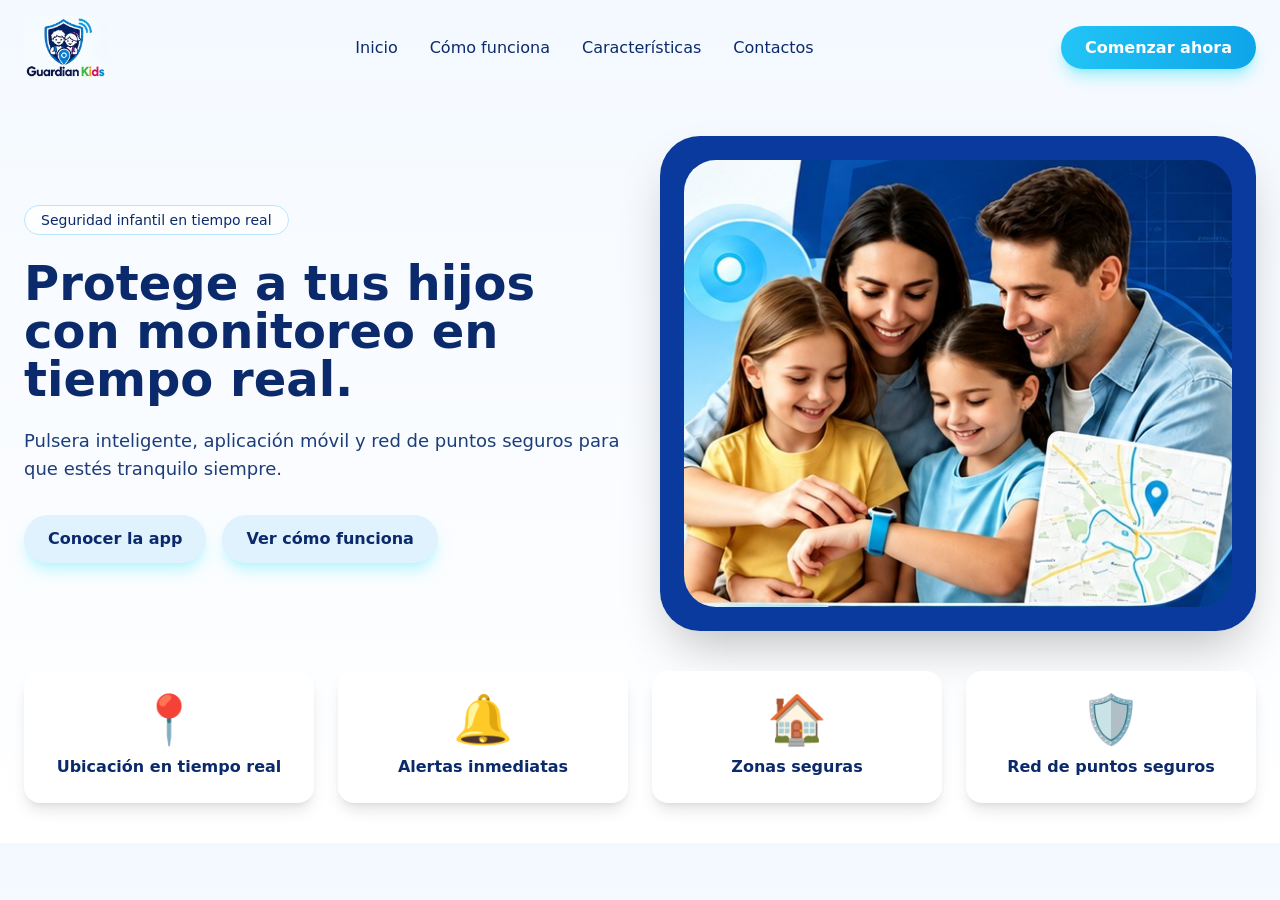
<file: index.html>
<!DOCTYPE html>
<html lang="es"><head><meta http-equiv="Content-Type" content="text/html; charset=UTF-8">
    
    <meta name="viewport" content="width=device-width, initial-scale=1">
    <title>Guardian Kids</title>
    <link rel="preload" as="style" href="./index_files/app-CPCtJSf2.css"><link rel="modulepreload" as="script" href="./index_files/app-WC-ZjLzv.js"><link rel="stylesheet" href="./index_files/app-CPCtJSf2.css"><script type="module" src="./index_files/app-WC-ZjLzv.js"></script>    <!-- PWA -->
    <meta name="theme-color" content="#0b3a9e">
    </head>
<body class="bg-gradient-to-b from-[#f4f9ff] to-white text-[#0b2a6b] antialiased" x-data="{ seccion: null, menuAbierto: false }">
    <header class="max-w-7xl mx-auto px-6 py-4 flex flex-wrap items-center justify-between gap-4">
        <!-- Logo -->
        <img src="./index_files/logo.png" alt="Guardian Kids" class="h-16">

        <!-- Botón menú para celular -->
        <button class="md:hidden text-2xl" @click="menuAbierto = !menuAbierto" aria-label="Menú">
            <span x-show="!menuAbierto">☰</span>
            <span x-show="menuAbierto" style="display: none;">✕</span>
        </button>

        <!-- Navegación: visible en PC, desplegable en celular -->
        <nav class="w-full md:w-auto order-last md:order-none mt-4 md:mt-0" x-show="menuAbierto || window.innerWidth &gt;= 768" x-transition="">
            <div class="flex flex-col md:flex-row flex-wrap justify-center gap-4 md:gap-8 font-medium">
                <a href="#inicio" @click="seccion = null; menuAbierto = false">Inicio</a>
                <a href="#info" @click="seccion = 'como-funciona'; menuAbierto = false">Cómo funciona</a>
                <a href="#info" @click="seccion = 'caracteristicas'; menuAbierto = false">Características</a>
                <a href="#info" @click="seccion = 'contactos'; menuAbierto = false">Contactos</a>
            </div>
        </nav>

        <!-- Botón principal -->
        <div>
                            <a href="dashboard.html" class="px-6 py-3 rounded-full bg-gradient-to-r from-[#22c4f5] to-[#0ea5e9] text-white font-semibold shadow-lg shadow-cyan-300/60">Comenzar ahora</a>
                    </div>
    </header>

    <main id="inicio" class="max-w-7xl mx-auto px-6 py-10 grid md:grid-cols-2 gap-10 items-center">
        <div>
            <span class="inline-block px-4 py-1 mb-6 text-sm bg-white/80 border border-sky-200 rounded-full">
                Seguridad infantil en tiempo real
            </span>
            <h1 class="text-3xl md:text-5xl font-extrabold leading-tight">
                Protege a tus hijos con monitoreo en tiempo real.
            </h1>
            <p class="mt-6 text-lg text-[#1d3d7a]">
                Pulsera inteligente, aplicación móvil y red de puntos seguros para que estés tranquilo siempre.
            </p>
            <div class="mt-8 flex flex-wrap gap-4">
                <a href="#info" @click="seccion = 'caracteristicas'" class="px-6 py-3 rounded-full bg-sky-100 text-[#0b2a6b] font-semibold shadow-lg shadow-cyan-200/70">Conocer la app</a>
                <a href="#info" @click="seccion = 'como-funciona'" class="px-6 py-3 rounded-full bg-sky-100 text-[#0b2a6b] font-semibold shadow-lg shadow-cyan-200/70">Ver cómo funciona</a>
            </div>
        </div>
        <div class="bg-[#0b3a9e] rounded-[2.5rem] p-6 shadow-2xl min-h-[280px]">
            <img src="./index_files/familia.png" alt="Familia usando Guardian Kids" class="rounded-[2rem] w-full" onerror="this.style.display='none'">
        </div>
    </main>

    
    <section class="max-w-7xl mx-auto px-6 pb-10 grid grid-cols-2 md:grid-cols-4 gap-6">
                    <div class="bg-white rounded-2xl shadow-lg p-6 text-center">
                <div class="text-5xl mb-3">📍</div>
                <h3 class="font-semibold">Ubicación en tiempo real</h3>
            </div>
                    <div class="bg-white rounded-2xl shadow-lg p-6 text-center">
                <div class="text-5xl mb-3">🔔</div>
                <h3 class="font-semibold">Alertas inmediatas</h3>
            </div>
                    <div class="bg-white rounded-2xl shadow-lg p-6 text-center">
                <div class="text-5xl mb-3">🏠</div>
                <h3 class="font-semibold">Zonas seguras</h3>
            </div>
                    <div class="bg-white rounded-2xl shadow-lg p-6 text-center">
                <div class="text-5xl mb-3">🛡️</div>
                <h3 class="font-semibold">Red de puntos seguros</h3>
            </div>
            </section>

    <section id="info" class="max-w-4xl mx-auto px-6 pb-20" x-show="seccion" x-transition="" style="display: none;">
        <div x-show="seccion === 'como-funciona'" class="bg-white rounded-2xl shadow-lg p-6 md:p-8" style="display: none;">
            <h2 class="text-2xl font-bold mb-4">Cómo funciona</h2>
            <ul class="space-y-3 text-[#1d3d7a]">
                <li>• Vincula la pulsera inteligente de tu hijo con tu cuenta desde la aplicación.</li>
                <li>• Ve su ubicación en tiempo real en tu celular, donde quiera que esté.</li>
                <li>• Define zonas seguras (casa, colegio) y recibe alertas si entra o sale de ellas.</li>
                <li>• Consulta la Red de Puntos Seguros para saber dónde acudir en caso de ayuda.</li>
                <li>• Tranquilidad siempre: todo lo controlas fácilmente desde tu celular.</li>
            </ul>
        </div>

        <div x-show="seccion === 'caracteristicas'" class="bg-white rounded-2xl shadow-lg p-6 md:p-8" style="display: none;">
            <h2 class="text-2xl font-bold mb-6">Características</h2>
            <div class="grid sm:grid-cols-2 gap-6">
                <div>
                    <h3 class="font-semibold mb-1">📿 Pulsera Inteligente</h3>
                    <p class="text-sm text-[#1d3d7a]">Geolocalización precisa, botón SOS, resistente al agua, hasta 48 horas de batería y diseño cómodo para niños.</p>
                </div>
                <div>
                    <h3 class="font-semibold mb-1">📱 Aplicación Móvil</h3>
                    <p class="text-sm text-[#1d3d7a]">Monitoreo en vivo, zonas seguras, historial de rutas, notificaciones instantáneas y varios niños en una sola cuenta.</p>
                </div>
                <div>
                    <h3 class="font-semibold mb-1">🛡️ Red de Puntos Seguros</h3>
                    <p class="text-sm text-[#1d3d7a]">Directorio de lugares aliados, guía hacia el más cercano y confirmación de llegada.</p>
                </div>
                <div>
                    <h3 class="font-semibold mb-1">🔒 Seguridad y Confianza</h3>
                    <p class="text-sm text-[#1d3d7a]">Protección de datos, interfaz sencilla y soporte permanente ante cualquier duda.</p>
                </div>
            </div>
        </div>

        <div x-show="seccion === 'contactos'" class="bg-white rounded-2xl shadow-lg p-6 md:p-8" style="display: none;">
            <h2 class="text-2xl font-bold mb-4">Contactos</h2>
            <p class="text-[#1d3d7a]"><strong>Karen Ramírez</strong></p>
            <p class="text-[#1d3d7a]">📞 322 516 4255</p>
        </div>
    </section>

<script data-demo>
document.addEventListener('submit', function (e) {
  e.preventDefault();
  e.stopPropagation();
  alert('Esto es una demo visual: no se guarda información.');
}, true);
</script>
</body></html>
</file>
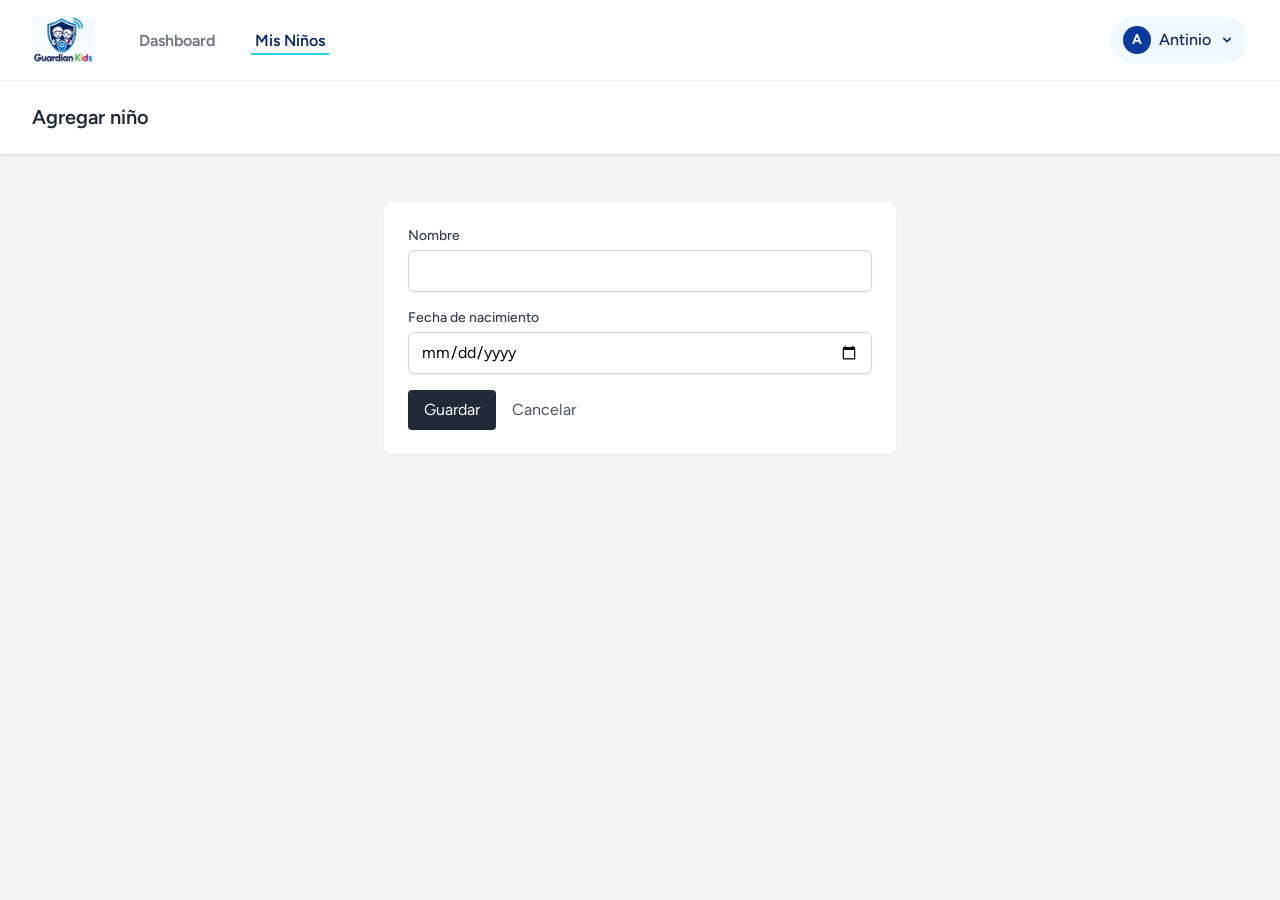
<file: agregar.html>
<!DOCTYPE html>
<html lang="es"><head><meta http-equiv="Content-Type" content="text/html; charset=UTF-8">
        
        <meta name="viewport" content="width=device-width, initial-scale=1">
        <title>Guardian Kids</title>

        <!-- Fonts -->
        <link rel="preconnect" href="https://fonts.bunny.net/">
        <link href="https://fonts.bunny.net/css?family=figtree:400,500,600&display=swap" rel="stylesheet">

        <!-- Scripts -->
        <link rel="preload" as="style" href="./agregar_files/app-CPCtJSf2.css"><link rel="modulepreload" as="script" href="./agregar_files/app-WC-ZjLzv.js"><link rel="stylesheet" href="./agregar_files/app-CPCtJSf2.css"><script type="module" src="./agregar_files/app-WC-ZjLzv.js"></script>
        <!-- PWA -->
        <meta name="theme-color" content="#0b3a9e">
        </head>
    <body class="font-sans antialiased">
        <div class="min-h-screen bg-gray-100">
            <nav x-data="{ open: false }" class="bg-white border-b border-gray-100">
    <div class="max-w-7xl mx-auto px-4 sm:px-6 lg:px-8">
        <div class="flex justify-between h-20">
            <div class="flex items-center gap-10">
                <a href="dashboard.html">
                    <img src="./agregar_files/logo.png" alt="Guardian Kids" class="h-12">
                </a>

                <div class="hidden sm:flex sm:space-x-8">
                    <a href="dashboard.html" class="inline-flex items-center px-1 pt-1 border-b-2 text-base font-semibold border-transparent text-gray-500 hover:text-gray-700">
                        Dashboard
                    </a>
                    <a href="ninos.html" class="inline-flex items-center px-1 pt-1 border-b-2 text-base font-semibold border-cyan-400 text-[#0b2a6b]">
                        Mis Niños
                    </a>
                </div>
            </div>

            <div class="hidden sm:flex sm:items-center sm:ms-6">
                <div class="relative" x-data="{ open: false }" @click.outside="open = false" @close.stop="open = false">
    <div @click="open = ! open">
        <button class="inline-flex items-center gap-2 px-3 py-2 border border-transparent text-base font-medium rounded-full text-[#0b2a6b] bg-sky-50 hover:bg-sky-100 focus:outline-none transition ease-in-out duration-150">
                            <span class="w-7 h-7 rounded-full bg-[#0b3a9e] text-white flex items-center justify-center text-sm font-bold">
                                A
                            </span>
                            <div>Antinio</div>
                            <div>
                                <svg class="fill-current h-4 w-4" xmlns="http://www.w3.org/2000/svg" viewBox="0 0 20 20">
                                    <path fill-rule="evenodd" d="M5.293 7.293a1 1 0 011.414 0L10 10.586l3.293-3.293a1 1 0 111.414 1.414l-4 4a1 1 0 01-1.414 0l-4-4a1 1 0 010-1.414z" clip-rule="evenodd"></path>
                                </svg>
                            </div>
                        </button>
    </div>

    <div x-show="open" x-transition:enter="transition ease-out duration-200" x-transition:enter-start="opacity-0 scale-95" x-transition:enter-end="opacity-100 scale-100" x-transition:leave="transition ease-in duration-75" x-transition:leave-start="opacity-100 scale-100" x-transition:leave-end="opacity-0 scale-95" class="absolute z-50 mt-2 w-48 rounded-md shadow-lg ltr:origin-top-right rtl:origin-top-left end-0" style="display: none;" @click="open = false">
        <div class="rounded-md ring-1 ring-black ring-opacity-5 py-1 bg-white">
            <a class="block w-full px-4 py-2 text-start text-sm leading-5 text-gray-700 hover:bg-gray-100 focus:outline-none focus:bg-gray-100 transition duration-150 ease-in-out" href="#">Profile</a>

                        <form method="POST" action="index.html">
                            <a class="block w-full px-4 py-2 text-start text-sm leading-5 text-gray-700 hover:bg-gray-100 focus:outline-none focus:bg-gray-100 transition duration-150 ease-in-out" href="index.html" >Log Out</a>
                        </form>
        </div>
    </div>
</div>
            </div>

            <div class="-me-2 flex items-center sm:hidden">
                <button @click="open = ! open" class="inline-flex items-center justify-center p-2 rounded-md text-gray-400 hover:text-gray-500 hover:bg-gray-100 focus:outline-none focus:bg-gray-100 focus:text-gray-500 transition duration-150 ease-in-out">
                    <svg class="h-6 w-6" stroke="currentColor" fill="none" viewBox="0 0 24 24">
                        <path :class="{'hidden': open, 'inline-flex': ! open }" class="inline-flex" stroke-linecap="round" stroke-linejoin="round" stroke-width="2" d="M4 6h16M4 12h16M4 18h16"></path>
                        <path :class="{'hidden': ! open, 'inline-flex': open }" class="hidden" stroke-linecap="round" stroke-linejoin="round" stroke-width="2" d="M6 18L18 6M6 6l12 12"></path>
                    </svg>
                </button>
            </div>
        </div>
    </div>

    <div :class="{'block': open, 'hidden': ! open}" class="hidden sm:hidden">
        <div class="pt-2 pb-3 space-y-1">
            <a class="block w-full ps-3 pe-4 py-2 border-l-4 border-transparent text-start text-base font-medium text-gray-600 hover:text-gray-800 hover:bg-gray-50 hover:border-gray-300 focus:outline-none focus:text-gray-800 focus:bg-gray-50 focus:border-gray-300 transition duration-150 ease-in-out" href="dashboard.html">
    Dashboard
</a>
            <a class="block w-full ps-3 pe-4 py-2 border-l-4 border-indigo-400 text-start text-base font-medium text-indigo-700 bg-indigo-50 focus:outline-none focus:text-indigo-800 focus:bg-indigo-100 focus:border-indigo-700 transition duration-150 ease-in-out" href="ninos.html">
    Mis Niños
</a>
        </div>

        <div class="pt-4 pb-1 border-t border-gray-200">
            <div class="px-4">
                <div class="font-medium text-lg text-gray-800">Antinio</div>
                <div class="font-medium text-base text-gray-500">demo@correo.com</div>
            </div>

            <div class="mt-3 space-y-1">
                <a class="block w-full ps-3 pe-4 py-2 border-l-4 border-transparent text-start text-base font-medium text-gray-600 hover:text-gray-800 hover:bg-gray-50 hover:border-gray-300 focus:outline-none focus:text-gray-800 focus:bg-gray-50 focus:border-gray-300 transition duration-150 ease-in-out" href="#">
    Profile
</a>

                <form method="POST" action="index.html">
                    <a class="block w-full ps-3 pe-4 py-2 border-l-4 border-transparent text-start text-base font-medium text-gray-600 hover:text-gray-800 hover:bg-gray-50 hover:border-gray-300 focus:outline-none focus:text-gray-800 focus:bg-gray-50 focus:border-gray-300 transition duration-150 ease-in-out" href="index.html" >
    Log Out
</a>
                </form>
            </div>
        </div>
    </div>
</nav>
            <!-- Page Heading -->
                            <header class="bg-white shadow">
                    <div class="max-w-7xl mx-auto py-6 px-4 sm:px-6 lg:px-8">
                        <h2 class="font-semibold text-xl text-gray-800 leading-tight">
            Agregar niño
        </h2>
                    </div>
                </header>
            
            <!-- Page Content -->
            <main>
                <div class="py-12">
        <div class="max-w-xl mx-auto sm:px-6 lg:px-8">
            <div class="bg-white overflow-hidden shadow-sm sm:rounded-lg p-6">

                <form action="ninos.html" method="POST">
                    <div class="mb-4">
                        <label class="block font-medium text-sm text-gray-700">Nombre</label>
                        <input type="text" name="nombre" value="" class="mt-1 block w-full border-gray-300 rounded-md shadow-sm">
                                            </div>

                    <div class="mb-4">
                        <label class="block font-medium text-sm text-gray-700">Fecha de nacimiento</label>
                        <input type="date" name="fecha_nacimiento" value="" class="mt-1 block w-full border-gray-300 rounded-md shadow-sm">
                                            </div>

                    <div class="flex items-center gap-4">
                        <button type="submit" class="px-4 py-2 bg-gray-800 text-white rounded">
                            Guardar
                        </button>
                        <a href="ninos.html" class="text-gray-600">Cancelar</a>
                    </div>
                </form>

            </div>
        </div>
    </div>
            </main>
        </div>
    
<script data-demo>
document.addEventListener('submit', function (e) {
  e.preventDefault();
  e.stopPropagation();
  alert('Esto es una demo visual: no se guarda información.');
}, true);
</script>
</body></html>
</file>
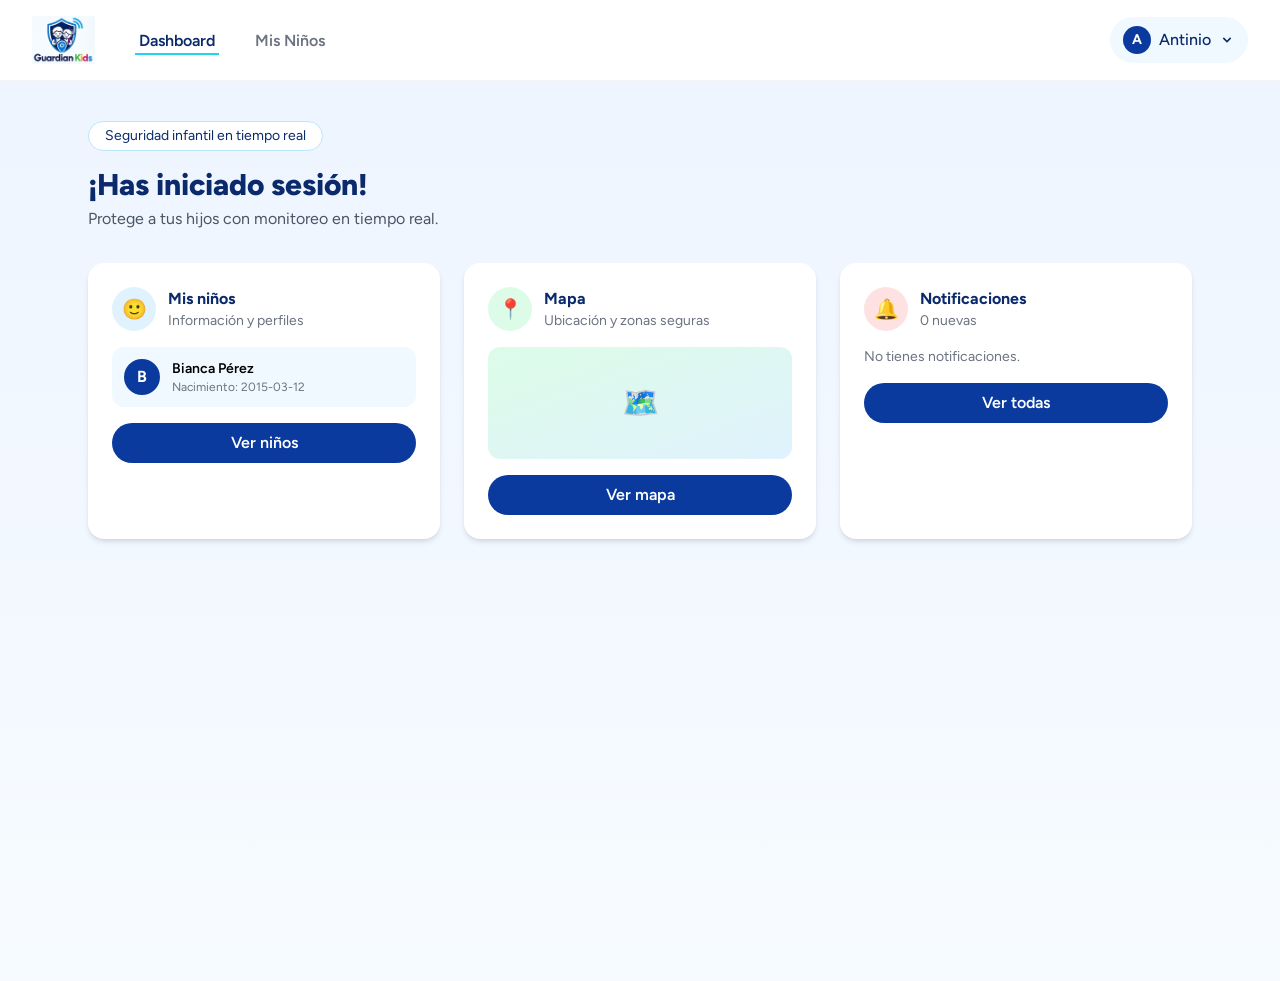
<file: dashboard.html>
<!DOCTYPE html>
<html lang="es"><head><meta http-equiv="Content-Type" content="text/html; charset=UTF-8">
        
        <meta name="viewport" content="width=device-width, initial-scale=1">
        <title>Guardian Kids</title>

        <!-- Fonts -->
        <link rel="preconnect" href="https://fonts.bunny.net/">
        <link href="https://fonts.bunny.net/css?family=figtree:400,500,600&display=swap" rel="stylesheet">

        <!-- Scripts -->
        <link rel="preload" as="style" href="./dashboard_files/app-CPCtJSf2.css"><link rel="modulepreload" as="script" href="./dashboard_files/app-WC-ZjLzv.js"><link rel="stylesheet" href="./dashboard_files/app-CPCtJSf2.css"><script type="module" src="./dashboard_files/app-WC-ZjLzv.js"></script>
        <!-- PWA -->
        <meta name="theme-color" content="#0b3a9e">
        </head>
    <body class="font-sans antialiased">
        <div class="min-h-screen bg-gray-100">
            <nav x-data="{ open: false }" class="bg-white border-b border-gray-100">
    <div class="max-w-7xl mx-auto px-4 sm:px-6 lg:px-8">
        <div class="flex justify-between h-20">
            <div class="flex items-center gap-10">
                <a href="dashboard.html">
                    <img src="./dashboard_files/logo.png" alt="Guardian Kids" class="h-12">
                </a>

                <div class="hidden sm:flex sm:space-x-8">
                    <a href="dashboard.html" class="inline-flex items-center px-1 pt-1 border-b-2 text-base font-semibold border-cyan-400 text-[#0b2a6b]">
                        Dashboard
                    </a>
                    <a href="ninos.html" class="inline-flex items-center px-1 pt-1 border-b-2 text-base font-semibold border-transparent text-gray-500 hover:text-gray-700">
                        Mis Niños
                    </a>
                </div>
            </div>

            <div class="hidden sm:flex sm:items-center sm:ms-6">
                <div class="relative" x-data="{ open: false }" @click.outside="open = false" @close.stop="open = false">
    <div @click="open = ! open">
        <button class="inline-flex items-center gap-2 px-3 py-2 border border-transparent text-base font-medium rounded-full text-[#0b2a6b] bg-sky-50 hover:bg-sky-100 focus:outline-none transition ease-in-out duration-150">
                            <span class="w-7 h-7 rounded-full bg-[#0b3a9e] text-white flex items-center justify-center text-sm font-bold">
                                A
                            </span>
                            <div>Antinio</div>
                            <div>
                                <svg class="fill-current h-4 w-4" xmlns="http://www.w3.org/2000/svg" viewBox="0 0 20 20">
                                    <path fill-rule="evenodd" d="M5.293 7.293a1 1 0 011.414 0L10 10.586l3.293-3.293a1 1 0 111.414 1.414l-4 4a1 1 0 01-1.414 0l-4-4a1 1 0 010-1.414z" clip-rule="evenodd"></path>
                                </svg>
                            </div>
                        </button>
    </div>

    <div x-show="open" x-transition:enter="transition ease-out duration-200" x-transition:enter-start="opacity-0 scale-95" x-transition:enter-end="opacity-100 scale-100" x-transition:leave="transition ease-in duration-75" x-transition:leave-start="opacity-100 scale-100" x-transition:leave-end="opacity-0 scale-95" class="absolute z-50 mt-2 w-48 rounded-md shadow-lg ltr:origin-top-right rtl:origin-top-left end-0" style="display: none;" @click="open = false">
        <div class="rounded-md ring-1 ring-black ring-opacity-5 py-1 bg-white">
            <a class="block w-full px-4 py-2 text-start text-sm leading-5 text-gray-700 hover:bg-gray-100 focus:outline-none focus:bg-gray-100 transition duration-150 ease-in-out" href="#">Profile</a>

                        <form method="POST" action="index.html">
                            <a class="block w-full px-4 py-2 text-start text-sm leading-5 text-gray-700 hover:bg-gray-100 focus:outline-none focus:bg-gray-100 transition duration-150 ease-in-out" href="index.html" >Log Out</a>
                        </form>
        </div>
    </div>
</div>
            </div>

            <div class="-me-2 flex items-center sm:hidden">
                <button @click="open = ! open" class="inline-flex items-center justify-center p-2 rounded-md text-gray-400 hover:text-gray-500 hover:bg-gray-100 focus:outline-none focus:bg-gray-100 focus:text-gray-500 transition duration-150 ease-in-out">
                    <svg class="h-6 w-6" stroke="currentColor" fill="none" viewBox="0 0 24 24">
                        <path :class="{'hidden': open, 'inline-flex': ! open }" class="inline-flex" stroke-linecap="round" stroke-linejoin="round" stroke-width="2" d="M4 6h16M4 12h16M4 18h16"></path>
                        <path :class="{'hidden': ! open, 'inline-flex': open }" class="hidden" stroke-linecap="round" stroke-linejoin="round" stroke-width="2" d="M6 18L18 6M6 6l12 12"></path>
                    </svg>
                </button>
            </div>
        </div>
    </div>

    <div :class="{'block': open, 'hidden': ! open}" class="hidden sm:hidden">
        <div class="pt-2 pb-3 space-y-1">
            <a class="block w-full ps-3 pe-4 py-2 border-l-4 border-indigo-400 text-start text-base font-medium text-indigo-700 bg-indigo-50 focus:outline-none focus:text-indigo-800 focus:bg-indigo-100 focus:border-indigo-700 transition duration-150 ease-in-out" href="dashboard.html">
    Dashboard
</a>
            <a class="block w-full ps-3 pe-4 py-2 border-l-4 border-transparent text-start text-base font-medium text-gray-600 hover:text-gray-800 hover:bg-gray-50 hover:border-gray-300 focus:outline-none focus:text-gray-800 focus:bg-gray-50 focus:border-gray-300 transition duration-150 ease-in-out" href="ninos.html">
    Mis Niños
</a>
        </div>

        <div class="pt-4 pb-1 border-t border-gray-200">
            <div class="px-4">
                <div class="font-medium text-lg text-gray-800">Antinio</div>
                <div class="font-medium text-base text-gray-500">demo@correo.com</div>
            </div>

            <div class="mt-3 space-y-1">
                <a class="block w-full ps-3 pe-4 py-2 border-l-4 border-transparent text-start text-base font-medium text-gray-600 hover:text-gray-800 hover:bg-gray-50 hover:border-gray-300 focus:outline-none focus:text-gray-800 focus:bg-gray-50 focus:border-gray-300 transition duration-150 ease-in-out" href="#">
    Profile
</a>

                <form method="POST" action="index.html">
                    <a class="block w-full ps-3 pe-4 py-2 border-l-4 border-transparent text-start text-base font-medium text-gray-600 hover:text-gray-800 hover:bg-gray-50 hover:border-gray-300 focus:outline-none focus:text-gray-800 focus:bg-gray-50 focus:border-gray-300 transition duration-150 ease-in-out" href="index.html" >
    Log Out
</a>
                </form>
            </div>
        </div>
    </div>
</nav>
            <!-- Page Heading -->
            
            <!-- Page Content -->
            <main>
                <div class="bg-gradient-to-b from-[#eef5ff] to-[#f7fbff] min-h-screen py-10">
        <div class="max-w-6xl mx-auto px-6">

            <span class="inline-block px-4 py-1 mb-4 text-sm bg-white border border-sky-200 rounded-full text-[#0b2a6b]">
                Seguridad infantil en tiempo real
            </span>

            <h1 class="text-3xl font-extrabold text-[#0b2a6b]">¡Has iniciado sesión!</h1>
            <p class="text-gray-600 mt-1">Protege a tus hijos con monitoreo en tiempo real.</p>

            <div class="grid md:grid-cols-3 gap-6 mt-8">

                
                <div class="bg-white rounded-2xl shadow-md p-6">
                    <div class="flex items-center gap-3 mb-4">
                        <div class="w-11 h-11 rounded-full bg-sky-100 flex items-center justify-center text-xl">🙂</div>
                        <div>
                            <h3 class="font-bold text-[#0b2a6b]">Mis niños</h3>
                            <p class="text-sm text-gray-500">Información y perfiles</p>
                        </div>
                    </div>

                                            <div class="flex items-center gap-3 bg-sky-50 rounded-xl p-3 mb-4">
                            <div class="w-9 h-9 rounded-full bg-[#0b3a9e] text-white flex items-center justify-center font-bold">
                                B
                            </div>
                            <div>
                                <p class="font-semibold text-sm">Bianca Pérez</p>
                                <p class="text-xs text-gray-500">Nacimiento: 2015-03-12</p>
                            </div>
                        </div>
                    
                    <a href="ninos.html" class="block text-center px-4 py-2 bg-[#0b3a9e] text-white rounded-full font-semibold">
                        Ver niños
                    </a>
                </div>

                
                <div class="bg-white rounded-2xl shadow-md p-6">
                    <div class="flex items-center gap-3 mb-4">
                        <div class="w-11 h-11 rounded-full bg-green-100 flex items-center justify-center text-xl">📍</div>
                        <div>
                            <h3 class="font-bold text-[#0b2a6b]">Mapa</h3>
                            <p class="text-sm text-gray-500">Ubicación y zonas seguras</p>
                        </div>
                    </div>

                    <div class="rounded-xl bg-gradient-to-br from-green-100 to-sky-100 h-28 flex items-center justify-center mb-4 text-3xl">
                        🗺️
                    </div>

                                            <a href="mapa.html" class="block text-center px-4 py-2 bg-[#0b3a9e] text-white rounded-full font-semibold">
                            Ver mapa
                        </a>
                                    </div>

                
                <div class="bg-white rounded-2xl shadow-md p-6">
                    <div class="flex items-center gap-3 mb-4">
                        <div class="w-11 h-11 rounded-full bg-red-100 flex items-center justify-center text-xl">🔔</div>
                        <div>
                            <h3 class="font-bold text-[#0b2a6b]">Notificaciones</h3>
                            <p class="text-sm text-gray-500">0 nuevas</p>
                        </div>
                    </div>

                    <ul class="space-y-3 mb-4">
                                                    <li class="text-sm text-gray-500">No tienes notificaciones.</li>
                                            </ul>

                    <a href="notificaciones.html" class="block text-center px-4 py-2 bg-[#0b3a9e] text-white rounded-full font-semibold">
                        Ver todas
                    </a>
                </div>

            </div>
        </div>
    </div>
            </main>
        </div>
    
<script data-demo>
document.addEventListener('submit', function (e) {
  e.preventDefault();
  e.stopPropagation();
  alert('Esto es una demo visual: no se guarda información.');
}, true);
</script>
</body></html>
</file>
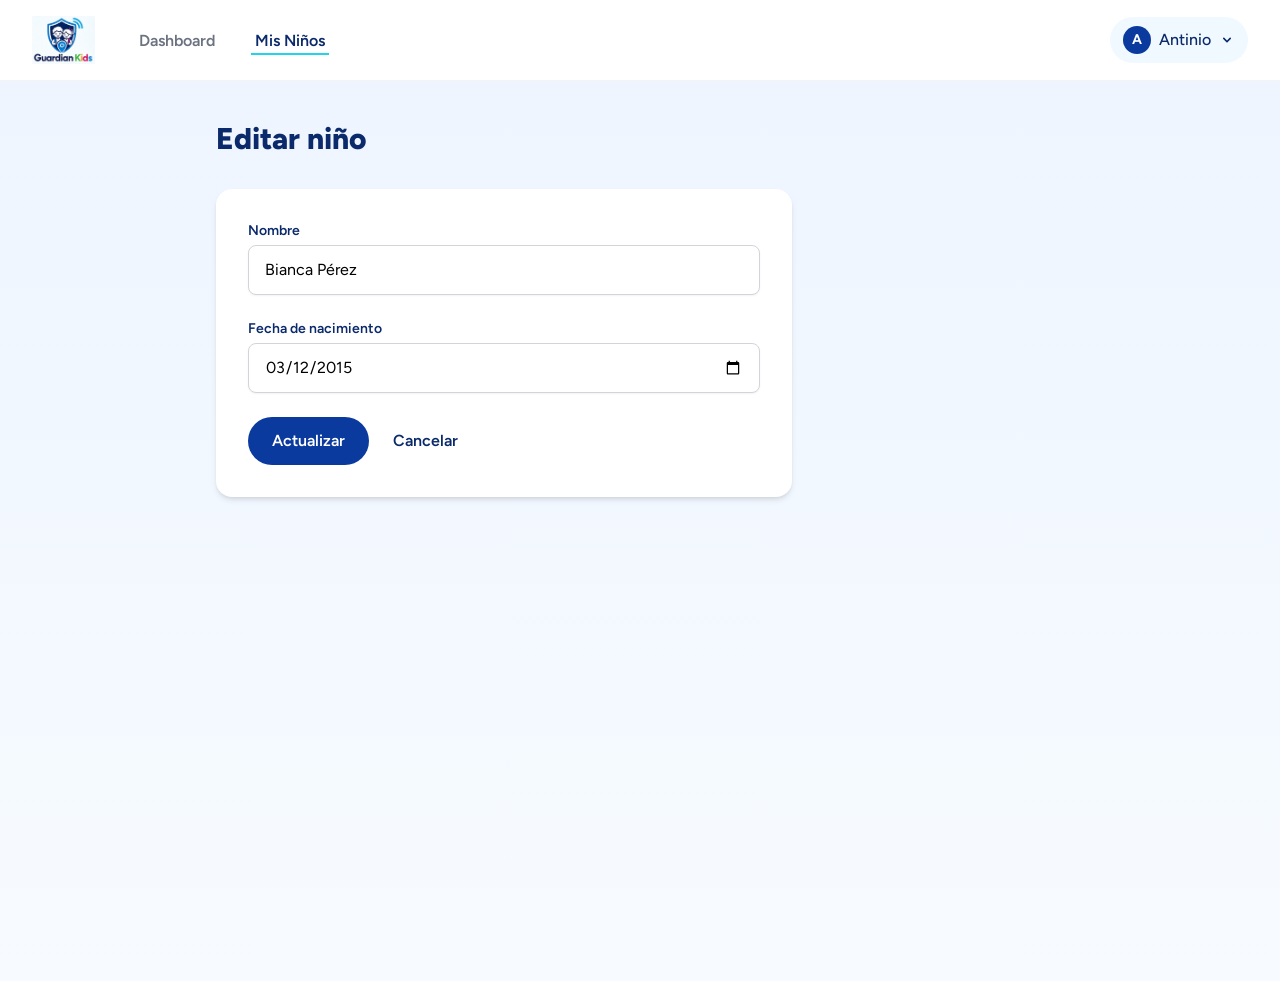
<file: editar.html>
<!DOCTYPE html>
<html lang="es"><head><meta http-equiv="Content-Type" content="text/html; charset=UTF-8">
        
        <meta name="viewport" content="width=device-width, initial-scale=1">
        <title>Guardian Kids</title>

        <!-- Fonts -->
        <link rel="preconnect" href="https://fonts.bunny.net/">
        <link href="https://fonts.bunny.net/css?family=figtree:400,500,600&display=swap" rel="stylesheet">

        <!-- Scripts -->
        <link rel="preload" as="style" href="./editar_files/app-CPCtJSf2.css"><link rel="modulepreload" as="script" href="./editar_files/app-WC-ZjLzv.js"><link rel="stylesheet" href="./editar_files/app-CPCtJSf2.css"><script type="module" src="./editar_files/app-WC-ZjLzv.js"></script>
        <!-- PWA -->
        <meta name="theme-color" content="#0b3a9e">
        </head>
    <body class="font-sans antialiased">
        <div class="min-h-screen bg-gray-100">
            <nav x-data="{ open: false }" class="bg-white border-b border-gray-100">
    <div class="max-w-7xl mx-auto px-4 sm:px-6 lg:px-8">
        <div class="flex justify-between h-20">
            <div class="flex items-center gap-10">
                <a href="dashboard.html">
                    <img src="./editar_files/logo.png" alt="Guardian Kids" class="h-12">
                </a>

                <div class="hidden sm:flex sm:space-x-8">
                    <a href="dashboard.html" class="inline-flex items-center px-1 pt-1 border-b-2 text-base font-semibold border-transparent text-gray-500 hover:text-gray-700">
                        Dashboard
                    </a>
                    <a href="ninos.html" class="inline-flex items-center px-1 pt-1 border-b-2 text-base font-semibold border-cyan-400 text-[#0b2a6b]">
                        Mis Niños
                    </a>
                </div>
            </div>

            <div class="hidden sm:flex sm:items-center sm:ms-6">
                <div class="relative" x-data="{ open: false }" @click.outside="open = false" @close.stop="open = false">
    <div @click="open = ! open">
        <button class="inline-flex items-center gap-2 px-3 py-2 border border-transparent text-base font-medium rounded-full text-[#0b2a6b] bg-sky-50 hover:bg-sky-100 focus:outline-none transition ease-in-out duration-150">
                            <span class="w-7 h-7 rounded-full bg-[#0b3a9e] text-white flex items-center justify-center text-sm font-bold">
                                A
                            </span>
                            <div>Antinio</div>
                            <div>
                                <svg class="fill-current h-4 w-4" xmlns="http://www.w3.org/2000/svg" viewBox="0 0 20 20">
                                    <path fill-rule="evenodd" d="M5.293 7.293a1 1 0 011.414 0L10 10.586l3.293-3.293a1 1 0 111.414 1.414l-4 4a1 1 0 01-1.414 0l-4-4a1 1 0 010-1.414z" clip-rule="evenodd"></path>
                                </svg>
                            </div>
                        </button>
    </div>

    <div x-show="open" x-transition:enter="transition ease-out duration-200" x-transition:enter-start="opacity-0 scale-95" x-transition:enter-end="opacity-100 scale-100" x-transition:leave="transition ease-in duration-75" x-transition:leave-start="opacity-100 scale-100" x-transition:leave-end="opacity-0 scale-95" class="absolute z-50 mt-2 w-48 rounded-md shadow-lg ltr:origin-top-right rtl:origin-top-left end-0" style="display: none;" @click="open = false">
        <div class="rounded-md ring-1 ring-black ring-opacity-5 py-1 bg-white">
            <a class="block w-full px-4 py-2 text-start text-sm leading-5 text-gray-700 hover:bg-gray-100 focus:outline-none focus:bg-gray-100 transition duration-150 ease-in-out" href="#">Profile</a>

                        <form method="POST" action="index.html">
                            <a class="block w-full px-4 py-2 text-start text-sm leading-5 text-gray-700 hover:bg-gray-100 focus:outline-none focus:bg-gray-100 transition duration-150 ease-in-out" href="index.html" >Log Out</a>
                        </form>
        </div>
    </div>
</div>
            </div>

            <div class="-me-2 flex items-center sm:hidden">
                <button @click="open = ! open" class="inline-flex items-center justify-center p-2 rounded-md text-gray-400 hover:text-gray-500 hover:bg-gray-100 focus:outline-none focus:bg-gray-100 focus:text-gray-500 transition duration-150 ease-in-out">
                    <svg class="h-6 w-6" stroke="currentColor" fill="none" viewBox="0 0 24 24">
                        <path :class="{'hidden': open, 'inline-flex': ! open }" class="inline-flex" stroke-linecap="round" stroke-linejoin="round" stroke-width="2" d="M4 6h16M4 12h16M4 18h16"></path>
                        <path :class="{'hidden': ! open, 'inline-flex': open }" class="hidden" stroke-linecap="round" stroke-linejoin="round" stroke-width="2" d="M6 18L18 6M6 6l12 12"></path>
                    </svg>
                </button>
            </div>
        </div>
    </div>

    <div :class="{'block': open, 'hidden': ! open}" class="hidden sm:hidden">
        <div class="pt-2 pb-3 space-y-1">
            <a class="block w-full ps-3 pe-4 py-2 border-l-4 border-transparent text-start text-base font-medium text-gray-600 hover:text-gray-800 hover:bg-gray-50 hover:border-gray-300 focus:outline-none focus:text-gray-800 focus:bg-gray-50 focus:border-gray-300 transition duration-150 ease-in-out" href="dashboard.html">
    Dashboard
</a>
            <a class="block w-full ps-3 pe-4 py-2 border-l-4 border-indigo-400 text-start text-base font-medium text-indigo-700 bg-indigo-50 focus:outline-none focus:text-indigo-800 focus:bg-indigo-100 focus:border-indigo-700 transition duration-150 ease-in-out" href="ninos.html">
    Mis Niños
</a>
        </div>

        <div class="pt-4 pb-1 border-t border-gray-200">
            <div class="px-4">
                <div class="font-medium text-lg text-gray-800">Antinio</div>
                <div class="font-medium text-base text-gray-500">demo@correo.com</div>
            </div>

            <div class="mt-3 space-y-1">
                <a class="block w-full ps-3 pe-4 py-2 border-l-4 border-transparent text-start text-base font-medium text-gray-600 hover:text-gray-800 hover:bg-gray-50 hover:border-gray-300 focus:outline-none focus:text-gray-800 focus:bg-gray-50 focus:border-gray-300 transition duration-150 ease-in-out" href="#">
    Profile
</a>

                <form method="POST" action="index.html">
                    <a class="block w-full ps-3 pe-4 py-2 border-l-4 border-transparent text-start text-base font-medium text-gray-600 hover:text-gray-800 hover:bg-gray-50 hover:border-gray-300 focus:outline-none focus:text-gray-800 focus:bg-gray-50 focus:border-gray-300 transition duration-150 ease-in-out" href="index.html" >
    Log Out
</a>
                </form>
            </div>
        </div>
    </div>
</nav>
            <!-- Page Heading -->
            
            <!-- Page Content -->
            <main>
                <div class="bg-gradient-to-b from-[#eef5ff] to-[#f7fbff] min-h-screen py-10">
        <div class="max-w-4xl mx-auto px-6">

            <h1 class="text-3xl font-extrabold text-[#0b2a6b] mb-8">Editar niño</h1>

            <div class="bg-white rounded-2xl shadow-md p-8 max-w-xl">

                <form action="#" method="POST">
                    <div class="mb-6">
                        <label class="block font-semibold text-sm text-[#0b2a6b] mb-1">Nombre</label>
                        <input type="text" name="nombre" value="Bianca Pérez" class="mt-1 block w-full border-gray-300 focus:border-sky-400 focus:ring-sky-400 rounded-lg shadow-sm py-3 px-4">
                                            </div>

                    <div class="mb-6">
                        <label class="block font-semibold text-sm text-[#0b2a6b] mb-1">Fecha de nacimiento</label>
                        <input type="date" name="fecha_nacimiento" value="2015-03-12" class="mt-1 block w-full border-gray-300 focus:border-sky-400 focus:ring-sky-400 rounded-lg shadow-sm py-3 px-4">
                                            </div>

                    <div class="flex items-center gap-6">
                        <button type="submit" class="px-6 py-3 bg-[#0b3a9e] text-white rounded-full font-semibold">
                            Actualizar
                        </button>
                        <a href="ninos.html" class="text-[#0b2a6b] font-semibold">Cancelar</a>
                    </div>
                </form>

            </div>
        </div>
    </div>
            </main>
        </div>
    
<script data-demo>
document.addEventListener('submit', function (e) {
  e.preventDefault();
  e.stopPropagation();
  alert('Esto es una demo visual: no se guarda información.');
}, true);
</script>
</body></html>
</file>
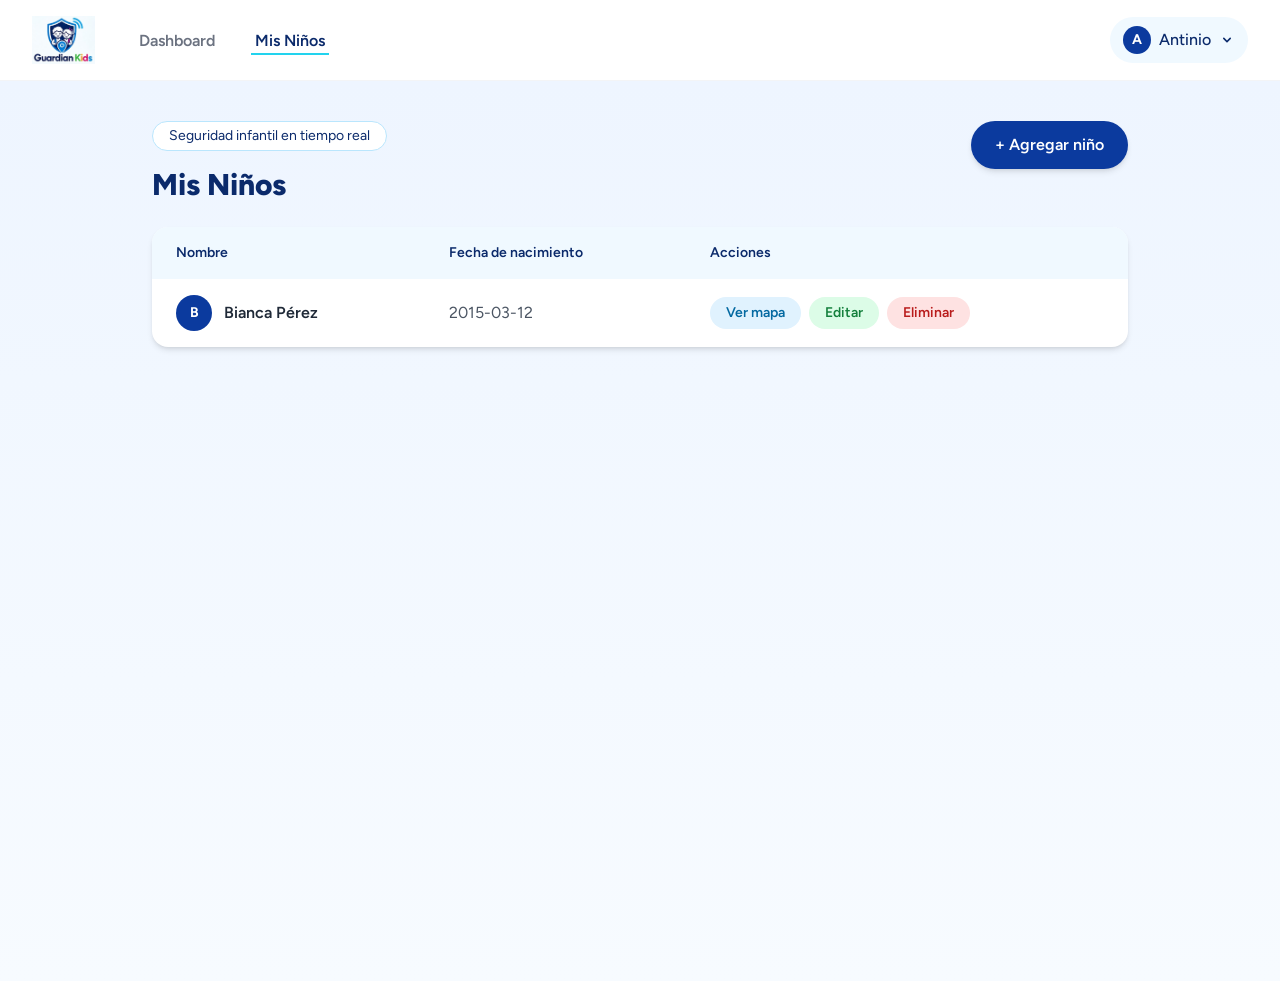
<file: ninos.html>
<!DOCTYPE html>
<html lang="es"><head><meta http-equiv="Content-Type" content="text/html; charset=UTF-8">
        
        <meta name="viewport" content="width=device-width, initial-scale=1">
        <title>Guardian Kids</title>

        <!-- Fonts -->
        <link rel="preconnect" href="https://fonts.bunny.net/">
        <link href="https://fonts.bunny.net/css?family=figtree:400,500,600&display=swap" rel="stylesheet">

        <!-- Scripts -->
        <link rel="preload" as="style" href="./ninos_files/app-CPCtJSf2.css"><link rel="modulepreload" as="script" href="./ninos_files/app-WC-ZjLzv.js"><link rel="stylesheet" href="./ninos_files/app-CPCtJSf2.css"><script type="module" src="./ninos_files/app-WC-ZjLzv.js"></script>
        <!-- PWA -->
        <meta name="theme-color" content="#0b3a9e">
        </head>
    <body class="font-sans antialiased">
        <div class="min-h-screen bg-gray-100">
            <nav x-data="{ open: false }" class="bg-white border-b border-gray-100">
    <div class="max-w-7xl mx-auto px-4 sm:px-6 lg:px-8">
        <div class="flex justify-between h-20">
            <div class="flex items-center gap-10">
                <a href="dashboard.html">
                    <img src="./ninos_files/logo.png" alt="Guardian Kids" class="h-12">
                </a>

                <div class="hidden sm:flex sm:space-x-8">
                    <a href="dashboard.html" class="inline-flex items-center px-1 pt-1 border-b-2 text-base font-semibold border-transparent text-gray-500 hover:text-gray-700">
                        Dashboard
                    </a>
                    <a href="ninos.html" class="inline-flex items-center px-1 pt-1 border-b-2 text-base font-semibold border-cyan-400 text-[#0b2a6b]">
                        Mis Niños
                    </a>
                </div>
            </div>

            <div class="hidden sm:flex sm:items-center sm:ms-6">
                <div class="relative" x-data="{ open: false }" @click.outside="open = false" @close.stop="open = false">
    <div @click="open = ! open">
        <button class="inline-flex items-center gap-2 px-3 py-2 border border-transparent text-base font-medium rounded-full text-[#0b2a6b] bg-sky-50 hover:bg-sky-100 focus:outline-none transition ease-in-out duration-150">
                            <span class="w-7 h-7 rounded-full bg-[#0b3a9e] text-white flex items-center justify-center text-sm font-bold">
                                A
                            </span>
                            <div>Antinio</div>
                            <div>
                                <svg class="fill-current h-4 w-4" xmlns="http://www.w3.org/2000/svg" viewBox="0 0 20 20">
                                    <path fill-rule="evenodd" d="M5.293 7.293a1 1 0 011.414 0L10 10.586l3.293-3.293a1 1 0 111.414 1.414l-4 4a1 1 0 01-1.414 0l-4-4a1 1 0 010-1.414z" clip-rule="evenodd"></path>
                                </svg>
                            </div>
                        </button>
    </div>

    <div x-show="open" x-transition:enter="transition ease-out duration-200" x-transition:enter-start="opacity-0 scale-95" x-transition:enter-end="opacity-100 scale-100" x-transition:leave="transition ease-in duration-75" x-transition:leave-start="opacity-100 scale-100" x-transition:leave-end="opacity-0 scale-95" class="absolute z-50 mt-2 w-48 rounded-md shadow-lg ltr:origin-top-right rtl:origin-top-left end-0" style="display: none;" @click="open = false">
        <div class="rounded-md ring-1 ring-black ring-opacity-5 py-1 bg-white">
            <a class="block w-full px-4 py-2 text-start text-sm leading-5 text-gray-700 hover:bg-gray-100 focus:outline-none focus:bg-gray-100 transition duration-150 ease-in-out" href="#">Profile</a>

                        <form method="POST" action="index.html">
                            <a class="block w-full px-4 py-2 text-start text-sm leading-5 text-gray-700 hover:bg-gray-100 focus:outline-none focus:bg-gray-100 transition duration-150 ease-in-out" href="index.html" >Log Out</a>
                        </form>
        </div>
    </div>
</div>
            </div>

            <div class="-me-2 flex items-center sm:hidden">
                <button @click="open = ! open" class="inline-flex items-center justify-center p-2 rounded-md text-gray-400 hover:text-gray-500 hover:bg-gray-100 focus:outline-none focus:bg-gray-100 focus:text-gray-500 transition duration-150 ease-in-out">
                    <svg class="h-6 w-6" stroke="currentColor" fill="none" viewBox="0 0 24 24">
                        <path :class="{'hidden': open, 'inline-flex': ! open }" class="inline-flex" stroke-linecap="round" stroke-linejoin="round" stroke-width="2" d="M4 6h16M4 12h16M4 18h16"></path>
                        <path :class="{'hidden': ! open, 'inline-flex': open }" class="hidden" stroke-linecap="round" stroke-linejoin="round" stroke-width="2" d="M6 18L18 6M6 6l12 12"></path>
                    </svg>
                </button>
            </div>
        </div>
    </div>

    <div :class="{'block': open, 'hidden': ! open}" class="hidden sm:hidden">
        <div class="pt-2 pb-3 space-y-1">
            <a class="block w-full ps-3 pe-4 py-2 border-l-4 border-transparent text-start text-base font-medium text-gray-600 hover:text-gray-800 hover:bg-gray-50 hover:border-gray-300 focus:outline-none focus:text-gray-800 focus:bg-gray-50 focus:border-gray-300 transition duration-150 ease-in-out" href="dashboard.html">
    Dashboard
</a>
            <a class="block w-full ps-3 pe-4 py-2 border-l-4 border-indigo-400 text-start text-base font-medium text-indigo-700 bg-indigo-50 focus:outline-none focus:text-indigo-800 focus:bg-indigo-100 focus:border-indigo-700 transition duration-150 ease-in-out" href="ninos.html">
    Mis Niños
</a>
        </div>

        <div class="pt-4 pb-1 border-t border-gray-200">
            <div class="px-4">
                <div class="font-medium text-lg text-gray-800">Antinio</div>
                <div class="font-medium text-base text-gray-500">demo@correo.com</div>
            </div>

            <div class="mt-3 space-y-1">
                <a class="block w-full ps-3 pe-4 py-2 border-l-4 border-transparent text-start text-base font-medium text-gray-600 hover:text-gray-800 hover:bg-gray-50 hover:border-gray-300 focus:outline-none focus:text-gray-800 focus:bg-gray-50 focus:border-gray-300 transition duration-150 ease-in-out" href="#">
    Profile
</a>

                <form method="POST" action="index.html">
                    <a class="block w-full ps-3 pe-4 py-2 border-l-4 border-transparent text-start text-base font-medium text-gray-600 hover:text-gray-800 hover:bg-gray-50 hover:border-gray-300 focus:outline-none focus:text-gray-800 focus:bg-gray-50 focus:border-gray-300 transition duration-150 ease-in-out" href="index.html" >
    Log Out
</a>
                </form>
            </div>
        </div>
    </div>
</nav>
            <!-- Page Heading -->
            
            <!-- Page Content -->
            <main>
                <div class="bg-gradient-to-b from-[#eef5ff] to-[#f7fbff] min-h-screen py-10">
        <div class="max-w-5xl mx-auto px-6">
            <div class="flex justify-between items-start mb-6 flex-wrap gap-4">
                <div>
                    <span class="inline-block px-4 py-1 mb-4 text-sm bg-white border border-sky-200 rounded-full text-[#0b2a6b]">
                        Seguridad infantil en tiempo real
                    </span>
                    <h1 class="text-3xl font-extrabold text-[#0b2a6b]">Mis Niños</h1>
                </div>
                <a href="agregar.html" class="px-6 py-3 bg-[#0b3a9e] text-white rounded-full font-semibold shadow-md h-fit whitespace-nowrap">
                    + Agregar niño
                </a>
            </div>
                        
            <div class="bg-white rounded-2xl shadow-md overflow-x-auto">
                <table class="w-full min-w-[600px] text-left">
                    <thead>
                        <tr class="bg-sky-50 text-[#0b2a6b] text-sm">
                            <th class="py-4 px-6 font-semibold">Nombre</th>
                            <th class="py-4 px-6 font-semibold">Fecha de nacimiento</th>
                            <th class="py-4 px-6 font-semibold">Acciones</th>
                        </tr>
                    </thead>
                    <tbody>
                                                    <tr class="border-b last:border-0">
                                <td class="py-4 px-6">
                                    <div class="flex items-center gap-3">
                                        <span class="w-9 h-9 rounded-full bg-[#0b3a9e] text-white flex items-center justify-center font-bold text-sm">
                                            B
                                        </span>
                                        <span class="font-semibold text-gray-800">Bianca Pérez</span>
                                    </div>
                                </td>
                                <td class="py-4 px-6 text-gray-600 whitespace-nowrap">2015-03-12</td>
                                <td class="py-4 px-6">
                                    <div class="flex gap-2 flex-wrap">
                                        <a href="mapa.html" class="px-4 py-1.5 bg-sky-100 text-sky-700 rounded-full text-sm font-semibold">Ver mapa</a>
                                        <a href="editar.html" class="px-4 py-1.5 bg-green-100 text-green-700 rounded-full text-sm font-semibold">Editar</a>
                                        <form action="#" method="POST" onsubmit="return confirm('¿Seguro que quieres eliminar este niño?')">
                                            <button type="submit" class="px-4 py-1.5 bg-red-100 text-red-700 rounded-full text-sm font-semibold">Eliminar</button>
                                        </form>
                                    </div>
                                </td>
                            </tr>
                                            </tbody>
                </table>
            </div>
        </div>
    </div>
            </main>
        </div>
    
<script data-demo>
document.addEventListener('submit', function (e) {
  e.preventDefault();
  e.stopPropagation();
  alert('Esto es una demo visual: no se guarda información.');
}, true);
</script>
</body></html>
</file>
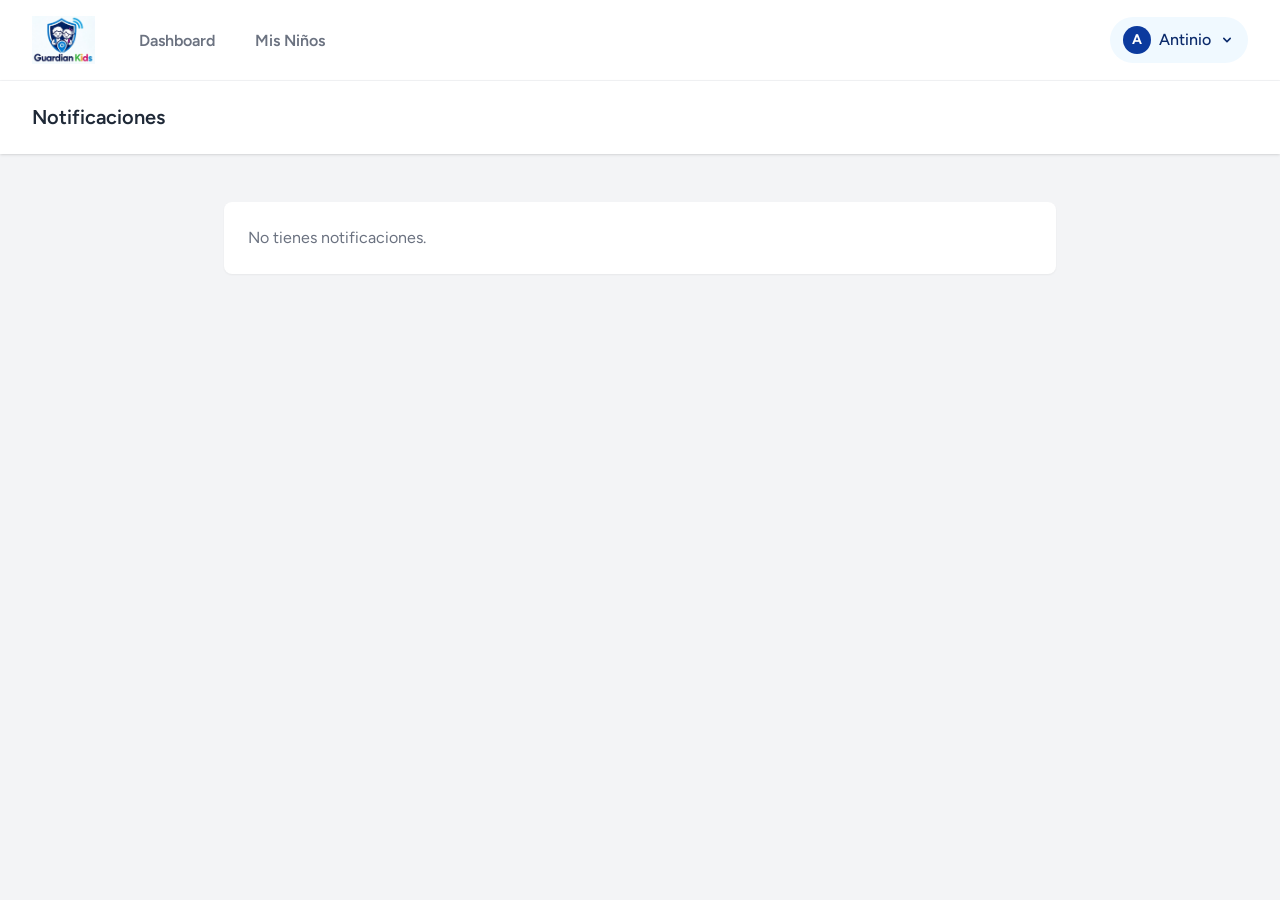
<file: notificaciones.html>
<!DOCTYPE html>
<html lang="es"><head><meta http-equiv="Content-Type" content="text/html; charset=UTF-8">
        
        <meta name="viewport" content="width=device-width, initial-scale=1">
        <title>Guardian Kids</title>

        <!-- Fonts -->
        <link rel="preconnect" href="https://fonts.bunny.net/">
        <link href="https://fonts.bunny.net/css?family=figtree:400,500,600&display=swap" rel="stylesheet">

        <!-- Scripts -->
        <link rel="preload" as="style" href="./notificaciones_files/app-CPCtJSf2.css"><link rel="modulepreload" as="script" href="./notificaciones_files/app-WC-ZjLzv.js"><link rel="stylesheet" href="./notificaciones_files/app-CPCtJSf2.css"><script type="module" src="./notificaciones_files/app-WC-ZjLzv.js"></script>
        <!-- PWA -->
        <meta name="theme-color" content="#0b3a9e">
        </head>
    <body class="font-sans antialiased">
        <div class="min-h-screen bg-gray-100">
            <nav x-data="{ open: false }" class="bg-white border-b border-gray-100">
    <div class="max-w-7xl mx-auto px-4 sm:px-6 lg:px-8">
        <div class="flex justify-between h-20">
            <div class="flex items-center gap-10">
                <a href="dashboard.html">
                    <img src="./notificaciones_files/logo.png" alt="Guardian Kids" class="h-12">
                </a>

                <div class="hidden sm:flex sm:space-x-8">
                    <a href="dashboard.html" class="inline-flex items-center px-1 pt-1 border-b-2 text-base font-semibold border-transparent text-gray-500 hover:text-gray-700">
                        Dashboard
                    </a>
                    <a href="ninos.html" class="inline-flex items-center px-1 pt-1 border-b-2 text-base font-semibold border-transparent text-gray-500 hover:text-gray-700">
                        Mis Niños
                    </a>
                </div>
            </div>

            <div class="hidden sm:flex sm:items-center sm:ms-6">
                <div class="relative" x-data="{ open: false }" @click.outside="open = false" @close.stop="open = false">
    <div @click="open = ! open">
        <button class="inline-flex items-center gap-2 px-3 py-2 border border-transparent text-base font-medium rounded-full text-[#0b2a6b] bg-sky-50 hover:bg-sky-100 focus:outline-none transition ease-in-out duration-150">
                            <span class="w-7 h-7 rounded-full bg-[#0b3a9e] text-white flex items-center justify-center text-sm font-bold">
                                A
                            </span>
                            <div>Antinio</div>
                            <div>
                                <svg class="fill-current h-4 w-4" xmlns="http://www.w3.org/2000/svg" viewBox="0 0 20 20">
                                    <path fill-rule="evenodd" d="M5.293 7.293a1 1 0 011.414 0L10 10.586l3.293-3.293a1 1 0 111.414 1.414l-4 4a1 1 0 01-1.414 0l-4-4a1 1 0 010-1.414z" clip-rule="evenodd"></path>
                                </svg>
                            </div>
                        </button>
    </div>

    <div x-show="open" x-transition:enter="transition ease-out duration-200" x-transition:enter-start="opacity-0 scale-95" x-transition:enter-end="opacity-100 scale-100" x-transition:leave="transition ease-in duration-75" x-transition:leave-start="opacity-100 scale-100" x-transition:leave-end="opacity-0 scale-95" class="absolute z-50 mt-2 w-48 rounded-md shadow-lg ltr:origin-top-right rtl:origin-top-left end-0" style="display: none;" @click="open = false">
        <div class="rounded-md ring-1 ring-black ring-opacity-5 py-1 bg-white">
            <a class="block w-full px-4 py-2 text-start text-sm leading-5 text-gray-700 hover:bg-gray-100 focus:outline-none focus:bg-gray-100 transition duration-150 ease-in-out" href="#">Profile</a>

                        <form method="POST" action="index.html">
                            <a class="block w-full px-4 py-2 text-start text-sm leading-5 text-gray-700 hover:bg-gray-100 focus:outline-none focus:bg-gray-100 transition duration-150 ease-in-out" href="index.html" >Log Out</a>
                        </form>
        </div>
    </div>
</div>
            </div>

            <div class="-me-2 flex items-center sm:hidden">
                <button @click="open = ! open" class="inline-flex items-center justify-center p-2 rounded-md text-gray-400 hover:text-gray-500 hover:bg-gray-100 focus:outline-none focus:bg-gray-100 focus:text-gray-500 transition duration-150 ease-in-out">
                    <svg class="h-6 w-6" stroke="currentColor" fill="none" viewBox="0 0 24 24">
                        <path :class="{'hidden': open, 'inline-flex': ! open }" class="inline-flex" stroke-linecap="round" stroke-linejoin="round" stroke-width="2" d="M4 6h16M4 12h16M4 18h16"></path>
                        <path :class="{'hidden': ! open, 'inline-flex': open }" class="hidden" stroke-linecap="round" stroke-linejoin="round" stroke-width="2" d="M6 18L18 6M6 6l12 12"></path>
                    </svg>
                </button>
            </div>
        </div>
    </div>

    <div :class="{'block': open, 'hidden': ! open}" class="hidden sm:hidden">
        <div class="pt-2 pb-3 space-y-1">
            <a class="block w-full ps-3 pe-4 py-2 border-l-4 border-transparent text-start text-base font-medium text-gray-600 hover:text-gray-800 hover:bg-gray-50 hover:border-gray-300 focus:outline-none focus:text-gray-800 focus:bg-gray-50 focus:border-gray-300 transition duration-150 ease-in-out" href="dashboard.html">
    Dashboard
</a>
            <a class="block w-full ps-3 pe-4 py-2 border-l-4 border-transparent text-start text-base font-medium text-gray-600 hover:text-gray-800 hover:bg-gray-50 hover:border-gray-300 focus:outline-none focus:text-gray-800 focus:bg-gray-50 focus:border-gray-300 transition duration-150 ease-in-out" href="ninos.html">
    Mis Niños
</a>
        </div>

        <div class="pt-4 pb-1 border-t border-gray-200">
            <div class="px-4">
                <div class="font-medium text-lg text-gray-800">Antinio</div>
                <div class="font-medium text-base text-gray-500">demo@correo.com</div>
            </div>

            <div class="mt-3 space-y-1">
                <a class="block w-full ps-3 pe-4 py-2 border-l-4 border-transparent text-start text-base font-medium text-gray-600 hover:text-gray-800 hover:bg-gray-50 hover:border-gray-300 focus:outline-none focus:text-gray-800 focus:bg-gray-50 focus:border-gray-300 transition duration-150 ease-in-out" href="#">
    Profile
</a>

                <form method="POST" action="index.html">
                    <a class="block w-full ps-3 pe-4 py-2 border-l-4 border-transparent text-start text-base font-medium text-gray-600 hover:text-gray-800 hover:bg-gray-50 hover:border-gray-300 focus:outline-none focus:text-gray-800 focus:bg-gray-50 focus:border-gray-300 transition duration-150 ease-in-out" href="index.html" >
    Log Out
</a>
                </form>
            </div>
        </div>
    </div>
</nav>
            <!-- Page Heading -->
                            <header class="bg-white shadow">
                    <div class="max-w-7xl mx-auto py-6 px-4 sm:px-6 lg:px-8">
                        <h2 class="font-semibold text-xl text-gray-800 leading-tight">
            Notificaciones
        </h2>
                    </div>
                </header>
            
            <!-- Page Content -->
            <main>
                <div class="py-12">
        <div class="max-w-4xl mx-auto sm:px-6 lg:px-8">
            <div class="bg-white overflow-hidden shadow-sm sm:rounded-lg p-6">

                                    <p class="text-gray-500">No tienes notificaciones.</p>
                
            </div>
        </div>
    </div>
            </main>
        </div>
    
<script data-demo>
document.addEventListener('submit', function (e) {
  e.preventDefault();
  e.stopPropagation();
  alert('Esto es una demo visual: no se guarda información.');
}, true);
</script>
</body></html>
</file>
<file: index_files/app-CPCtJSf2.css>
*,:before,:after{--tw-border-spacing-x: 0;--tw-border-spacing-y: 0;--tw-translate-x: 0;--tw-translate-y: 0;--tw-rotate: 0;--tw-skew-x: 0;--tw-skew-y: 0;--tw-scale-x: 1;--tw-scale-y: 1;--tw-pan-x: ;--tw-pan-y: ;--tw-pinch-zoom: ;--tw-scroll-snap-strictness: proximity;--tw-gradient-from-position: ;--tw-gradient-via-position: ;--tw-gradient-to-position: ;--tw-ordinal: ;--tw-slashed-zero: ;--tw-numeric-figure: ;--tw-numeric-spacing: ;--tw-numeric-fraction: ;--tw-ring-inset: ;--tw-ring-offset-width: 0px;--tw-ring-offset-color: #fff;--tw-ring-color: rgb(59 130 246 / .5);--tw-ring-offset-shadow: 0 0 #0000;--tw-ring-shadow: 0 0 #0000;--tw-shadow: 0 0 #0000;--tw-shadow-colored: 0 0 #0000;--tw-blur: ;--tw-brightness: ;--tw-contrast: ;--tw-grayscale: ;--tw-hue-rotate: ;--tw-invert: ;--tw-saturate: ;--tw-sepia: ;--tw-drop-shadow: ;--tw-backdrop-blur: ;--tw-backdrop-brightness: ;--tw-backdrop-contrast: ;--tw-backdrop-grayscale: ;--tw-backdrop-hue-rotate: ;--tw-backdrop-invert: ;--tw-backdrop-opacity: ;--tw-backdrop-saturate: ;--tw-backdrop-sepia: ;--tw-contain-size: ;--tw-contain-layout: ;--tw-contain-paint: ;--tw-contain-style: }::backdrop{--tw-border-spacing-x: 0;--tw-border-spacing-y: 0;--tw-translate-x: 0;--tw-translate-y: 0;--tw-rotate: 0;--tw-skew-x: 0;--tw-skew-y: 0;--tw-scale-x: 1;--tw-scale-y: 1;--tw-pan-x: ;--tw-pan-y: ;--tw-pinch-zoom: ;--tw-scroll-snap-strictness: proximity;--tw-gradient-from-position: ;--tw-gradient-via-position: ;--tw-gradient-to-position: ;--tw-ordinal: ;--tw-slashed-zero: ;--tw-numeric-figure: ;--tw-numeric-spacing: ;--tw-numeric-fraction: ;--tw-ring-inset: ;--tw-ring-offset-width: 0px;--tw-ring-offset-color: #fff;--tw-ring-color: rgb(59 130 246 / .5);--tw-ring-offset-shadow: 0 0 #0000;--tw-ring-shadow: 0 0 #0000;--tw-shadow: 0 0 #0000;--tw-shadow-colored: 0 0 #0000;--tw-blur: ;--tw-brightness: ;--tw-contrast: ;--tw-grayscale: ;--tw-hue-rotate: ;--tw-invert: ;--tw-saturate: ;--tw-sepia: ;--tw-drop-shadow: ;--tw-backdrop-blur: ;--tw-backdrop-brightness: ;--tw-backdrop-contrast: ;--tw-backdrop-grayscale: ;--tw-backdrop-hue-rotate: ;--tw-backdrop-invert: ;--tw-backdrop-opacity: ;--tw-backdrop-saturate: ;--tw-backdrop-sepia: ;--tw-contain-size: ;--tw-contain-layout: ;--tw-contain-paint: ;--tw-contain-style: }*,:before,:after{box-sizing:border-box;border-width:0;border-style:solid;border-color:#e5e7eb}:before,:after{--tw-content: ""}html,:host{line-height:1.5;-webkit-text-size-adjust:100%;-moz-tab-size:4;-o-tab-size:4;tab-size:4;font-family:Figtree,ui-sans-serif,system-ui,sans-serif,"Apple Color Emoji","Segoe UI Emoji",Segoe UI Symbol,"Noto Color Emoji";font-feature-settings:normal;font-variation-settings:normal;-webkit-tap-highlight-color:transparent}body{margin:0;line-height:inherit}hr{height:0;color:inherit;border-top-width:1px}abbr:where([title]){-webkit-text-decoration:underline dotted;text-decoration:underline dotted}h1,h2,h3,h4,h5,h6{font-size:inherit;font-weight:inherit}a{color:inherit;text-decoration:inherit}b,strong{font-weight:bolder}code,kbd,samp,pre{font-family:ui-monospace,SFMono-Regular,Menlo,Monaco,Consolas,Liberation Mono,Courier New,monospace;font-feature-settings:normal;font-variation-settings:normal;font-size:1em}small{font-size:80%}sub,sup{font-size:75%;line-height:0;position:relative;vertical-align:baseline}sub{bottom:-.25em}sup{top:-.5em}table{text-indent:0;border-color:inherit;border-collapse:collapse}button,input,optgroup,select,textarea{font-family:inherit;font-feature-settings:inherit;font-variation-settings:inherit;font-size:100%;font-weight:inherit;line-height:inherit;letter-spacing:inherit;color:inherit;margin:0;padding:0}button,select{text-transform:none}button,input:where([type=button]),input:where([type=reset]),input:where([type=submit]){-webkit-appearance:button;background-color:transparent;background-image:none}:-moz-focusring{outline:auto}:-moz-ui-invalid{box-shadow:none}progress{vertical-align:baseline}::-webkit-inner-spin-button,::-webkit-outer-spin-button{height:auto}[type=search]{-webkit-appearance:textfield;outline-offset:-2px}::-webkit-search-decoration{-webkit-appearance:none}::-webkit-file-upload-button{-webkit-appearance:button;font:inherit}summary{display:list-item}blockquote,dl,dd,h1,h2,h3,h4,h5,h6,hr,figure,p,pre{margin:0}fieldset{margin:0;padding:0}legend{padding:0}ol,ul,menu{list-style:none;margin:0;padding:0}dialog{padding:0}textarea{resize:vertical}input::-moz-placeholder,textarea::-moz-placeholder{opacity:1;color:#9ca3af}input::placeholder,textarea::placeholder{opacity:1;color:#9ca3af}button,[role=button]{cursor:pointer}:disabled{cursor:default}img,svg,video,canvas,audio,iframe,embed,object{display:block;vertical-align:middle}img,video{max-width:100%;height:auto}[hidden]:where(:not([hidden=until-found])){display:none}input:where([type=text]),input:where(:not([type])),input:where([type=email]),input:where([type=url]),input:where([type=password]),input:where([type=number]),input:where([type=date]),input:where([type=datetime-local]),input:where([type=month]),input:where([type=search]),input:where([type=tel]),input:where([type=time]),input:where([type=week]),select:where([multiple]),textarea,select{-webkit-appearance:none;-moz-appearance:none;appearance:none;background-color:#fff;border-color:#6b7280;border-width:1px;border-radius:0;padding:.5rem .75rem;font-size:1rem;line-height:1.5rem;--tw-shadow: 0 0 #0000}input:where([type=text]):focus,input:where(:not([type])):focus,input:where([type=email]):focus,input:where([type=url]):focus,input:where([type=password]):focus,input:where([type=number]):focus,input:where([type=date]):focus,input:where([type=datetime-local]):focus,input:where([type=month]):focus,input:where([type=search]):focus,input:where([type=tel]):focus,input:where([type=time]):focus,input:where([type=week]):focus,select:where([multiple]):focus,textarea:focus,select:focus{outline:2px solid transparent;outline-offset:2px;--tw-ring-inset: var(--tw-empty, );--tw-ring-offset-width: 0px;--tw-ring-offset-color: #fff;--tw-ring-color: #2563eb;--tw-ring-offset-shadow: var(--tw-ring-inset) 0 0 0 var(--tw-ring-offset-width) var(--tw-ring-offset-color);--tw-ring-shadow: var(--tw-ring-inset) 0 0 0 calc(1px + var(--tw-ring-offset-width)) var(--tw-ring-color);box-shadow:var(--tw-ring-offset-shadow),var(--tw-ring-shadow),var(--tw-shadow);border-color:#2563eb}input::-moz-placeholder,textarea::-moz-placeholder{color:#6b7280;opacity:1}input::placeholder,textarea::placeholder{color:#6b7280;opacity:1}::-webkit-datetime-edit-fields-wrapper{padding:0}::-webkit-date-and-time-value{min-height:1.5em;text-align:inherit}::-webkit-datetime-edit{display:inline-flex}::-webkit-datetime-edit,::-webkit-datetime-edit-year-field,::-webkit-datetime-edit-month-field,::-webkit-datetime-edit-day-field,::-webkit-datetime-edit-hour-field,::-webkit-datetime-edit-minute-field,::-webkit-datetime-edit-second-field,::-webkit-datetime-edit-millisecond-field,::-webkit-datetime-edit-meridiem-field{padding-top:0;padding-bottom:0}select{background-image:url("data:image/svg+xml,%3csvg xmlns='http://www.w3.org/2000/svg' fill='none' viewBox='0 0 20 20'%3e%3cpath stroke='%236b7280' stroke-linecap='round' stroke-linejoin='round' stroke-width='1.5' d='M6 8l4 4 4-4'/%3e%3c/svg%3e");background-position:right .5rem center;background-repeat:no-repeat;background-size:1.5em 1.5em;padding-right:2.5rem;-webkit-print-color-adjust:exact;print-color-adjust:exact}select:where([multiple]),select:where([size]:not([size="1"])){background-image:initial;background-position:initial;background-repeat:unset;background-size:initial;padding-right:.75rem;-webkit-print-color-adjust:unset;print-color-adjust:unset}input:where([type=checkbox]),input:where([type=radio]){-webkit-appearance:none;-moz-appearance:none;appearance:none;padding:0;-webkit-print-color-adjust:exact;print-color-adjust:exact;display:inline-block;vertical-align:middle;background-origin:border-box;-webkit-user-select:none;-moz-user-select:none;user-select:none;flex-shrink:0;height:1rem;width:1rem;color:#2563eb;background-color:#fff;border-color:#6b7280;border-width:1px;--tw-shadow: 0 0 #0000}input:where([type=checkbox]){border-radius:0}input:where([type=radio]){border-radius:100%}input:where([type=checkbox]):focus,input:where([type=radio]):focus{outline:2px solid transparent;outline-offset:2px;--tw-ring-inset: var(--tw-empty, );--tw-ring-offset-width: 2px;--tw-ring-offset-color: #fff;--tw-ring-color: #2563eb;--tw-ring-offset-shadow: var(--tw-ring-inset) 0 0 0 var(--tw-ring-offset-width) var(--tw-ring-offset-color);--tw-ring-shadow: var(--tw-ring-inset) 0 0 0 calc(2px + var(--tw-ring-offset-width)) var(--tw-ring-color);box-shadow:var(--tw-ring-offset-shadow),var(--tw-ring-shadow),var(--tw-shadow)}input:where([type=checkbox]):checked,input:where([type=radio]):checked{border-color:transparent;background-color:currentColor;background-size:100% 100%;background-position:center;background-repeat:no-repeat}input:where([type=checkbox]):checked{background-image:url("data:image/svg+xml,%3csvg viewBox='0 0 16 16' fill='white' xmlns='http://www.w3.org/2000/svg'%3e%3cpath d='M12.207 4.793a1 1 0 010 1.414l-5 5a1 1 0 01-1.414 0l-2-2a1 1 0 011.414-1.414L6.5 9.086l4.293-4.293a1 1 0 011.414 0z'/%3e%3c/svg%3e")}@media(forced-colors:active){input:where([type=checkbox]):checked{-webkit-appearance:auto;-moz-appearance:auto;appearance:auto}}input:where([type=radio]):checked{background-image:url("data:image/svg+xml,%3csvg viewBox='0 0 16 16' fill='white' xmlns='http://www.w3.org/2000/svg'%3e%3ccircle cx='8' cy='8' r='3'/%3e%3c/svg%3e")}@media(forced-colors:active){input:where([type=radio]):checked{-webkit-appearance:auto;-moz-appearance:auto;appearance:auto}}input:where([type=checkbox]):checked:hover,input:where([type=checkbox]):checked:focus,input:where([type=radio]):checked:hover,input:where([type=radio]):checked:focus{border-color:transparent;background-color:currentColor}input:where([type=checkbox]):indeterminate{background-image:url("data:image/svg+xml,%3csvg xmlns='http://www.w3.org/2000/svg' fill='none' viewBox='0 0 16 16'%3e%3cpath stroke='white' stroke-linecap='round' stroke-linejoin='round' stroke-width='2' d='M4 8h8'/%3e%3c/svg%3e");border-color:transparent;background-color:currentColor;background-size:100% 100%;background-position:center;background-repeat:no-repeat}@media(forced-colors:active){input:where([type=checkbox]):indeterminate{-webkit-appearance:auto;-moz-appearance:auto;appearance:auto}}input:where([type=checkbox]):indeterminate:hover,input:where([type=checkbox]):indeterminate:focus{border-color:transparent;background-color:currentColor}input:where([type=file]){background:unset;border-color:inherit;border-width:0;border-radius:0;padding:0;font-size:unset;line-height:inherit}input:where([type=file]):focus{outline:1px solid ButtonText;outline:1px auto -webkit-focus-ring-color}.sr-only{position:absolute;width:1px;height:1px;padding:0;margin:-1px;overflow:hidden;clip:rect(0,0,0,0);white-space:nowrap;border-width:0}.visible{visibility:visible}.fixed{position:fixed}.absolute{position:absolute}.relative{position:relative}.inset-0{inset:0}.end-0{inset-inline-end:0px}.right-0{right:0}.start-0{inset-inline-start:0px}.top-0{top:0}.z-50{z-index:50}.order-last{order:9999}.mx-auto{margin-left:auto;margin-right:auto}.-me-2{margin-inline-end:-.5rem}.-ml-px{margin-left:-1px}.-mt-px{margin-top:-1px}.mb-1{margin-bottom:.25rem}.mb-3{margin-bottom:.75rem}.mb-4{margin-bottom:1rem}.mb-6{margin-bottom:1.5rem}.mb-8{margin-bottom:2rem}.ml-1{margin-left:.25rem}.ml-12{margin-left:3rem}.ml-2{margin-left:.5rem}.ml-4{margin-left:1rem}.mr-2{margin-right:.5rem}.ms-2{margin-inline-start:.5rem}.ms-3{margin-inline-start:.75rem}.ms-4{margin-inline-start:1rem}.mt-1{margin-top:.25rem}.mt-2{margin-top:.5rem}.mt-3{margin-top:.75rem}.mt-4{margin-top:1rem}.mt-6{margin-top:1.5rem}.mt-8{margin-top:2rem}.block{display:block}.inline-block{display:inline-block}.flex{display:flex}.inline-flex{display:inline-flex}.table{display:table}.grid{display:grid}.hidden{display:none}.h-11{height:2.75rem}.h-12{height:3rem}.h-16{height:4rem}.h-2{height:.5rem}.h-20{height:5rem}.h-24{height:6rem}.h-28{height:7rem}.h-4{height:1rem}.h-5{height:1.25rem}.h-6{height:1.5rem}.h-7{height:1.75rem}.h-8{height:2rem}.h-9{height:2.25rem}.h-fit{height:-moz-fit-content;height:fit-content}.min-h-\[280px\]{min-height:280px}.min-h-screen{min-height:100vh}.w-11{width:2.75rem}.w-2{width:.5rem}.w-3\/4{width:75%}.w-4{width:1rem}.w-48{width:12rem}.w-5{width:1.25rem}.w-6{width:1.5rem}.w-7{width:1.75rem}.w-8{width:2rem}.w-9{width:2.25rem}.w-auto{width:auto}.w-full{width:100%}.min-w-\[220px\]{min-width:220px}.min-w-\[600px\]{min-width:600px}.max-w-2xl{max-width:42rem}.max-w-4xl{max-width:56rem}.max-w-5xl{max-width:64rem}.max-w-6xl{max-width:72rem}.max-w-7xl{max-width:80rem}.max-w-xl{max-width:36rem}.flex-1{flex:1 1 0%}.shrink-0{flex-shrink:0}.origin-top{transform-origin:top}.translate-y-0{--tw-translate-y: 0px;transform:translate(var(--tw-translate-x),var(--tw-translate-y)) rotate(var(--tw-rotate)) skew(var(--tw-skew-x)) skewY(var(--tw-skew-y)) scaleX(var(--tw-scale-x)) scaleY(var(--tw-scale-y))}.translate-y-4{--tw-translate-y: 1rem;transform:translate(var(--tw-translate-x),var(--tw-translate-y)) rotate(var(--tw-rotate)) skew(var(--tw-skew-x)) skewY(var(--tw-skew-y)) scaleX(var(--tw-scale-x)) scaleY(var(--tw-scale-y))}.scale-100{--tw-scale-x: 1;--tw-scale-y: 1;transform:translate(var(--tw-translate-x),var(--tw-translate-y)) rotate(var(--tw-rotate)) skew(var(--tw-skew-x)) skewY(var(--tw-skew-y)) scaleX(var(--tw-scale-x)) scaleY(var(--tw-scale-y))}.scale-95{--tw-scale-x: .95;--tw-scale-y: .95;transform:translate(var(--tw-translate-x),var(--tw-translate-y)) rotate(var(--tw-rotate)) skew(var(--tw-skew-x)) skewY(var(--tw-skew-y)) scaleX(var(--tw-scale-x)) scaleY(var(--tw-scale-y))}.transform{transform:translate(var(--tw-translate-x),var(--tw-translate-y)) rotate(var(--tw-rotate)) skew(var(--tw-skew-x)) skewY(var(--tw-skew-y)) scaleX(var(--tw-scale-x)) scaleY(var(--tw-scale-y))}.cursor-default{cursor:default}.cursor-not-allowed{cursor:not-allowed}.grid-cols-1{grid-template-columns:repeat(1,minmax(0,1fr))}.grid-cols-2{grid-template-columns:repeat(2,minmax(0,1fr))}.flex-col{flex-direction:column}.flex-wrap{flex-wrap:wrap}.items-start{align-items:flex-start}.items-center{align-items:center}.justify-end{justify-content:flex-end}.justify-center{justify-content:center}.justify-between{justify-content:space-between}.justify-items-center{justify-items:center}.gap-10{gap:2.5rem}.gap-2{gap:.5rem}.gap-3{gap:.75rem}.gap-4{gap:1rem}.gap-6{gap:1.5rem}.space-y-1>:not([hidden])~:not([hidden]){--tw-space-y-reverse: 0;margin-top:calc(.25rem * calc(1 - var(--tw-space-y-reverse)));margin-bottom:calc(.25rem * var(--tw-space-y-reverse))}.space-y-3>:not([hidden])~:not([hidden]){--tw-space-y-reverse: 0;margin-top:calc(.75rem * calc(1 - var(--tw-space-y-reverse)));margin-bottom:calc(.75rem * var(--tw-space-y-reverse))}.space-y-6>:not([hidden])~:not([hidden]){--tw-space-y-reverse: 0;margin-top:calc(1.5rem * calc(1 - var(--tw-space-y-reverse)));margin-bottom:calc(1.5rem * var(--tw-space-y-reverse))}.overflow-hidden{overflow:hidden}.overflow-x-auto{overflow-x:auto}.overflow-y-auto{overflow-y:auto}.overflow-y-hidden{overflow-y:hidden}.whitespace-nowrap{white-space:nowrap}.rounded{border-radius:.25rem}.rounded-2xl{border-radius:1rem}.rounded-\[2\.5rem\]{border-radius:2.5rem}.rounded-\[2rem\]{border-radius:2rem}.rounded-full{border-radius:9999px}.rounded-lg{border-radius:.5rem}.rounded-md{border-radius:.375rem}.rounded-xl{border-radius:.75rem}.rounded-l-md{border-top-left-radius:.375rem;border-bottom-left-radius:.375rem}.rounded-r-md{border-top-right-radius:.375rem;border-bottom-right-radius:.375rem}.border{border-width:1px}.border-b{border-bottom-width:1px}.border-b-2{border-bottom-width:2px}.border-l-4{border-left-width:4px}.border-r{border-right-width:1px}.border-t{border-top-width:1px}.border-cyan-400{--tw-border-opacity: 1;border-color:rgb(34 211 238 / var(--tw-border-opacity, 1))}.border-gray-100{--tw-border-opacity: 1;border-color:rgb(243 244 246 / var(--tw-border-opacity, 1))}.border-gray-200{--tw-border-opacity: 1;border-color:rgb(229 231 235 / var(--tw-border-opacity, 1))}.border-gray-300{--tw-border-opacity: 1;border-color:rgb(209 213 219 / var(--tw-border-opacity, 1))}.border-gray-400{--tw-border-opacity: 1;border-color:rgb(156 163 175 / var(--tw-border-opacity, 1))}.border-indigo-400{--tw-border-opacity: 1;border-color:rgb(129 140 248 / var(--tw-border-opacity, 1))}.border-sky-200{--tw-border-opacity: 1;border-color:rgb(186 230 253 / var(--tw-border-opacity, 1))}.border-transparent{border-color:transparent}.bg-\[\#0b3a9e\]{--tw-bg-opacity: 1;background-color:rgb(11 58 158 / var(--tw-bg-opacity, 1))}.bg-gray-100{--tw-bg-opacity: 1;background-color:rgb(243 244 246 / var(--tw-bg-opacity, 1))}.bg-gray-200{--tw-bg-opacity: 1;background-color:rgb(229 231 235 / var(--tw-bg-opacity, 1))}.bg-gray-300{--tw-bg-opacity: 1;background-color:rgb(209 213 219 / var(--tw-bg-opacity, 1))}.bg-gray-500{--tw-bg-opacity: 1;background-color:rgb(107 114 128 / var(--tw-bg-opacity, 1))}.bg-gray-800{--tw-bg-opacity: 1;background-color:rgb(31 41 55 / var(--tw-bg-opacity, 1))}.bg-green-100{--tw-bg-opacity: 1;background-color:rgb(220 252 231 / var(--tw-bg-opacity, 1))}.bg-green-600{--tw-bg-opacity: 1;background-color:rgb(22 163 74 / var(--tw-bg-opacity, 1))}.bg-indigo-50{--tw-bg-opacity: 1;background-color:rgb(238 242 255 / var(--tw-bg-opacity, 1))}.bg-red-100{--tw-bg-opacity: 1;background-color:rgb(254 226 226 / var(--tw-bg-opacity, 1))}.bg-red-500{--tw-bg-opacity: 1;background-color:rgb(239 68 68 / var(--tw-bg-opacity, 1))}.bg-red-600{--tw-bg-opacity: 1;background-color:rgb(220 38 38 / var(--tw-bg-opacity, 1))}.bg-sky-100{--tw-bg-opacity: 1;background-color:rgb(224 242 254 / var(--tw-bg-opacity, 1))}.bg-sky-50{--tw-bg-opacity: 1;background-color:rgb(240 249 255 / var(--tw-bg-opacity, 1))}.bg-white{--tw-bg-opacity: 1;background-color:rgb(255 255 255 / var(--tw-bg-opacity, 1))}.bg-white\/80{background-color:#fffc}.bg-gradient-to-b{background-image:linear-gradient(to bottom,var(--tw-gradient-stops))}.bg-gradient-to-br{background-image:linear-gradient(to bottom right,var(--tw-gradient-stops))}.bg-gradient-to-r{background-image:linear-gradient(to right,var(--tw-gradient-stops))}.from-\[\#22c4f5\]{--tw-gradient-from: #22c4f5 var(--tw-gradient-from-position);--tw-gradient-to: rgb(34 196 245 / 0) var(--tw-gradient-to-position);--tw-gradient-stops: var(--tw-gradient-from), var(--tw-gradient-to)}.from-\[\#eef5ff\]{--tw-gradient-from: #eef5ff var(--tw-gradient-from-position);--tw-gradient-to: rgb(238 245 255 / 0) var(--tw-gradient-to-position);--tw-gradient-stops: var(--tw-gradient-from), var(--tw-gradient-to)}.from-\[\#f4f9ff\]{--tw-gradient-from: #f4f9ff var(--tw-gradient-from-position);--tw-gradient-to: rgb(244 249 255 / 0) var(--tw-gradient-to-position);--tw-gradient-stops: var(--tw-gradient-from), var(--tw-gradient-to)}.from-green-100{--tw-gradient-from: #dcfce7 var(--tw-gradient-from-position);--tw-gradient-to: rgb(220 252 231 / 0) var(--tw-gradient-to-position);--tw-gradient-stops: var(--tw-gradient-from), var(--tw-gradient-to)}.to-\[\#0ea5e9\]{--tw-gradient-to: #0ea5e9 var(--tw-gradient-to-position)}.to-\[\#f7fbff\]{--tw-gradient-to: #f7fbff var(--tw-gradient-to-position)}.to-sky-100{--tw-gradient-to: #e0f2fe var(--tw-gradient-to-position)}.to-white{--tw-gradient-to: #fff var(--tw-gradient-to-position)}.fill-current{fill:currentColor}.p-2{padding:.5rem}.p-3{padding:.75rem}.p-4{padding:1rem}.p-6{padding:1.5rem}.p-8{padding:2rem}.px-1{padding-left:.25rem;padding-right:.25rem}.px-2{padding-left:.5rem;padding-right:.5rem}.px-3{padding-left:.75rem;padding-right:.75rem}.px-4{padding-left:1rem;padding-right:1rem}.px-5{padding-left:1.25rem;padding-right:1.25rem}.px-6{padding-left:1.5rem;padding-right:1.5rem}.py-1{padding-top:.25rem;padding-bottom:.25rem}.py-1\.5{padding-top:.375rem;padding-bottom:.375rem}.py-10{padding-top:2.5rem;padding-bottom:2.5rem}.py-12{padding-top:3rem;padding-bottom:3rem}.py-2{padding-top:.5rem;padding-bottom:.5rem}.py-2\.5{padding-top:.625rem;padding-bottom:.625rem}.py-3{padding-top:.75rem;padding-bottom:.75rem}.py-4{padding-top:1rem;padding-bottom:1rem}.py-6{padding-top:1.5rem;padding-bottom:1.5rem}.py-8{padding-top:2rem;padding-bottom:2rem}.pb-1{padding-bottom:.25rem}.pb-10{padding-bottom:2.5rem}.pb-20{padding-bottom:5rem}.pb-3{padding-bottom:.75rem}.pe-4{padding-inline-end:1rem}.ps-3{padding-inline-start:.75rem}.pt-1{padding-top:.25rem}.pt-2{padding-top:.5rem}.pt-4{padding-top:1rem}.pt-8{padding-top:2rem}.text-left{text-align:left}.text-center{text-align:center}.text-start{text-align:start}.font-sans{font-family:Figtree,ui-sans-serif,system-ui,sans-serif,"Apple Color Emoji","Segoe UI Emoji",Segoe UI Symbol,"Noto Color Emoji"}.text-2xl{font-size:1.5rem;line-height:2rem}.text-3xl{font-size:1.875rem;line-height:2.25rem}.text-5xl{font-size:3rem;line-height:1}.text-base{font-size:1rem;line-height:1.5rem}.text-lg{font-size:1.125rem;line-height:1.75rem}.text-sm{font-size:.875rem;line-height:1.25rem}.text-xl{font-size:1.25rem;line-height:1.75rem}.text-xs{font-size:.75rem;line-height:1rem}.font-bold{font-weight:700}.font-extrabold{font-weight:800}.font-medium{font-weight:500}.font-semibold{font-weight:600}.uppercase{text-transform:uppercase}.leading-5{line-height:1.25rem}.leading-7{line-height:1.75rem}.leading-tight{line-height:1.25}.tracking-wider{letter-spacing:.05em}.tracking-widest{letter-spacing:.1em}.text-\[\#0b2a6b\]{--tw-text-opacity: 1;color:rgb(11 42 107 / var(--tw-text-opacity, 1))}.text-\[\#1d3d7a\]{--tw-text-opacity: 1;color:rgb(29 61 122 / var(--tw-text-opacity, 1))}.text-blue-600{--tw-text-opacity: 1;color:rgb(37 99 235 / var(--tw-text-opacity, 1))}.text-gray-200{--tw-text-opacity: 1;color:rgb(229 231 235 / var(--tw-text-opacity, 1))}.text-gray-300{--tw-text-opacity: 1;color:rgb(209 213 219 / var(--tw-text-opacity, 1))}.text-gray-400{--tw-text-opacity: 1;color:rgb(156 163 175 / var(--tw-text-opacity, 1))}.text-gray-500{--tw-text-opacity: 1;color:rgb(107 114 128 / var(--tw-text-opacity, 1))}.text-gray-600{--tw-text-opacity: 1;color:rgb(75 85 99 / var(--tw-text-opacity, 1))}.text-gray-700{--tw-text-opacity: 1;color:rgb(55 65 81 / var(--tw-text-opacity, 1))}.text-gray-800{--tw-text-opacity: 1;color:rgb(31 41 55 / var(--tw-text-opacity, 1))}.text-gray-900{--tw-text-opacity: 1;color:rgb(17 24 39 / var(--tw-text-opacity, 1))}.text-green-600{--tw-text-opacity: 1;color:rgb(22 163 74 / var(--tw-text-opacity, 1))}.text-green-700{--tw-text-opacity: 1;color:rgb(21 128 61 / var(--tw-text-opacity, 1))}.text-indigo-600{--tw-text-opacity: 1;color:rgb(79 70 229 / var(--tw-text-opacity, 1))}.text-indigo-700{--tw-text-opacity: 1;color:rgb(67 56 202 / var(--tw-text-opacity, 1))}.text-red-600{--tw-text-opacity: 1;color:rgb(220 38 38 / var(--tw-text-opacity, 1))}.text-red-700{--tw-text-opacity: 1;color:rgb(185 28 28 / var(--tw-text-opacity, 1))}.text-sky-700{--tw-text-opacity: 1;color:rgb(3 105 161 / var(--tw-text-opacity, 1))}.text-white{--tw-text-opacity: 1;color:rgb(255 255 255 / var(--tw-text-opacity, 1))}.underline{text-decoration-line:underline}.antialiased{-webkit-font-smoothing:antialiased;-moz-osx-font-smoothing:grayscale}.opacity-0{opacity:0}.opacity-100{opacity:1}.opacity-75{opacity:.75}.shadow{--tw-shadow: 0 1px 3px 0 rgb(0 0 0 / .1), 0 1px 2px -1px rgb(0 0 0 / .1);--tw-shadow-colored: 0 1px 3px 0 var(--tw-shadow-color), 0 1px 2px -1px var(--tw-shadow-color);box-shadow:var(--tw-ring-offset-shadow, 0 0 #0000),var(--tw-ring-shadow, 0 0 #0000),var(--tw-shadow)}.shadow-2xl{--tw-shadow: 0 25px 50px -12px rgb(0 0 0 / .25);--tw-shadow-colored: 0 25px 50px -12px var(--tw-shadow-color);box-shadow:var(--tw-ring-offset-shadow, 0 0 #0000),var(--tw-ring-shadow, 0 0 #0000),var(--tw-shadow)}.shadow-lg{--tw-shadow: 0 10px 15px -3px rgb(0 0 0 / .1), 0 4px 6px -4px rgb(0 0 0 / .1);--tw-shadow-colored: 0 10px 15px -3px var(--tw-shadow-color), 0 4px 6px -4px var(--tw-shadow-color);box-shadow:var(--tw-ring-offset-shadow, 0 0 #0000),var(--tw-ring-shadow, 0 0 #0000),var(--tw-shadow)}.shadow-md{--tw-shadow: 0 4px 6px -1px rgb(0 0 0 / .1), 0 2px 4px -2px rgb(0 0 0 / .1);--tw-shadow-colored: 0 4px 6px -1px var(--tw-shadow-color), 0 2px 4px -2px var(--tw-shadow-color);box-shadow:var(--tw-ring-offset-shadow, 0 0 #0000),var(--tw-ring-shadow, 0 0 #0000),var(--tw-shadow)}.shadow-sm{--tw-shadow: 0 1px 2px 0 rgb(0 0 0 / .05);--tw-shadow-colored: 0 1px 2px 0 var(--tw-shadow-color);box-shadow:var(--tw-ring-offset-shadow, 0 0 #0000),var(--tw-ring-shadow, 0 0 #0000),var(--tw-shadow)}.shadow-xl{--tw-shadow: 0 20px 25px -5px rgb(0 0 0 / .1), 0 8px 10px -6px rgb(0 0 0 / .1);--tw-shadow-colored: 0 20px 25px -5px var(--tw-shadow-color), 0 8px 10px -6px var(--tw-shadow-color);box-shadow:var(--tw-ring-offset-shadow, 0 0 #0000),var(--tw-ring-shadow, 0 0 #0000),var(--tw-shadow)}.shadow-cyan-200\/70{--tw-shadow-color: rgb(165 243 252 / .7);--tw-shadow: var(--tw-shadow-colored)}.shadow-cyan-300\/60{--tw-shadow-color: rgb(103 232 249 / .6);--tw-shadow: var(--tw-shadow-colored)}.ring-1{--tw-ring-offset-shadow: var(--tw-ring-inset) 0 0 0 var(--tw-ring-offset-width) var(--tw-ring-offset-color);--tw-ring-shadow: var(--tw-ring-inset) 0 0 0 calc(1px + var(--tw-ring-offset-width)) var(--tw-ring-color);box-shadow:var(--tw-ring-offset-shadow),var(--tw-ring-shadow),var(--tw-shadow, 0 0 #0000)}.ring-black{--tw-ring-opacity: 1;--tw-ring-color: rgb(0 0 0 / var(--tw-ring-opacity, 1))}.ring-gray-300{--tw-ring-opacity: 1;--tw-ring-color: rgb(209 213 219 / var(--tw-ring-opacity, 1))}.ring-opacity-5{--tw-ring-opacity: .05}.filter{filter:var(--tw-blur) var(--tw-brightness) var(--tw-contrast) var(--tw-grayscale) var(--tw-hue-rotate) var(--tw-invert) var(--tw-saturate) var(--tw-sepia) var(--tw-drop-shadow)}.transition{transition-property:color,background-color,border-color,text-decoration-color,fill,stroke,opacity,box-shadow,transform,filter,backdrop-filter;transition-timing-function:cubic-bezier(.4,0,.2,1);transition-duration:.15s}.transition-all{transition-property:all;transition-timing-function:cubic-bezier(.4,0,.2,1);transition-duration:.15s}.duration-150{transition-duration:.15s}.duration-200{transition-duration:.2s}.duration-300{transition-duration:.3s}.duration-75{transition-duration:75ms}.ease-in{transition-timing-function:cubic-bezier(.4,0,1,1)}.ease-in-out{transition-timing-function:cubic-bezier(.4,0,.2,1)}.ease-out{transition-timing-function:cubic-bezier(0,0,.2,1)}.last\:border-0:last-child{border-width:0px}.hover\:border-gray-300:hover{--tw-border-opacity: 1;border-color:rgb(209 213 219 / var(--tw-border-opacity, 1))}.hover\:bg-gray-100:hover{--tw-bg-opacity: 1;background-color:rgb(243 244 246 / var(--tw-bg-opacity, 1))}.hover\:bg-gray-50:hover{--tw-bg-opacity: 1;background-color:rgb(249 250 251 / var(--tw-bg-opacity, 1))}.hover\:bg-gray-700:hover{--tw-bg-opacity: 1;background-color:rgb(55 65 81 / var(--tw-bg-opacity, 1))}.hover\:bg-red-500:hover{--tw-bg-opacity: 1;background-color:rgb(239 68 68 / var(--tw-bg-opacity, 1))}.hover\:bg-sky-100:hover{--tw-bg-opacity: 1;background-color:rgb(224 242 254 / var(--tw-bg-opacity, 1))}.hover\:text-gray-400:hover{--tw-text-opacity: 1;color:rgb(156 163 175 / var(--tw-text-opacity, 1))}.hover\:text-gray-500:hover{--tw-text-opacity: 1;color:rgb(107 114 128 / var(--tw-text-opacity, 1))}.hover\:text-gray-700:hover{--tw-text-opacity: 1;color:rgb(55 65 81 / var(--tw-text-opacity, 1))}.hover\:text-gray-800:hover{--tw-text-opacity: 1;color:rgb(31 41 55 / var(--tw-text-opacity, 1))}.hover\:text-gray-900:hover{--tw-text-opacity: 1;color:rgb(17 24 39 / var(--tw-text-opacity, 1))}.focus\:border-blue-300:focus{--tw-border-opacity: 1;border-color:rgb(147 197 253 / var(--tw-border-opacity, 1))}.focus\:border-gray-300:focus{--tw-border-opacity: 1;border-color:rgb(209 213 219 / var(--tw-border-opacity, 1))}.focus\:border-indigo-500:focus{--tw-border-opacity: 1;border-color:rgb(99 102 241 / var(--tw-border-opacity, 1))}.focus\:border-indigo-700:focus{--tw-border-opacity: 1;border-color:rgb(67 56 202 / var(--tw-border-opacity, 1))}.focus\:border-sky-400:focus{--tw-border-opacity: 1;border-color:rgb(56 189 248 / var(--tw-border-opacity, 1))}.focus\:bg-gray-100:focus{--tw-bg-opacity: 1;background-color:rgb(243 244 246 / var(--tw-bg-opacity, 1))}.focus\:bg-gray-50:focus{--tw-bg-opacity: 1;background-color:rgb(249 250 251 / var(--tw-bg-opacity, 1))}.focus\:bg-indigo-100:focus{--tw-bg-opacity: 1;background-color:rgb(224 231 255 / var(--tw-bg-opacity, 1))}.focus\:text-gray-500:focus{--tw-text-opacity: 1;color:rgb(107 114 128 / var(--tw-text-opacity, 1))}.focus\:text-gray-700:focus{--tw-text-opacity: 1;color:rgb(55 65 81 / var(--tw-text-opacity, 1))}.focus\:text-gray-800:focus{--tw-text-opacity: 1;color:rgb(31 41 55 / var(--tw-text-opacity, 1))}.focus\:text-indigo-800:focus{--tw-text-opacity: 1;color:rgb(55 48 163 / var(--tw-text-opacity, 1))}.focus\:outline-none:focus{outline:2px solid transparent;outline-offset:2px}.focus\:ring:focus{--tw-ring-offset-shadow: var(--tw-ring-inset) 0 0 0 var(--tw-ring-offset-width) var(--tw-ring-offset-color);--tw-ring-shadow: var(--tw-ring-inset) 0 0 0 calc(3px + var(--tw-ring-offset-width)) var(--tw-ring-color);box-shadow:var(--tw-ring-offset-shadow),var(--tw-ring-shadow),var(--tw-shadow, 0 0 #0000)}.focus\:ring-2:focus{--tw-ring-offset-shadow: var(--tw-ring-inset) 0 0 0 var(--tw-ring-offset-width) var(--tw-ring-offset-color);--tw-ring-shadow: var(--tw-ring-inset) 0 0 0 calc(2px + var(--tw-ring-offset-width)) var(--tw-ring-color);box-shadow:var(--tw-ring-offset-shadow),var(--tw-ring-shadow),var(--tw-shadow, 0 0 #0000)}.focus\:ring-indigo-500:focus{--tw-ring-opacity: 1;--tw-ring-color: rgb(99 102 241 / var(--tw-ring-opacity, 1))}.focus\:ring-red-500:focus{--tw-ring-opacity: 1;--tw-ring-color: rgb(239 68 68 / var(--tw-ring-opacity, 1))}.focus\:ring-sky-400:focus{--tw-ring-opacity: 1;--tw-ring-color: rgb(56 189 248 / var(--tw-ring-opacity, 1))}.focus\:ring-offset-2:focus{--tw-ring-offset-width: 2px}.active\:bg-gray-100:active{--tw-bg-opacity: 1;background-color:rgb(243 244 246 / var(--tw-bg-opacity, 1))}.active\:bg-red-700:active{--tw-bg-opacity: 1;background-color:rgb(185 28 28 / var(--tw-bg-opacity, 1))}.active\:text-gray-500:active{--tw-text-opacity: 1;color:rgb(107 114 128 / var(--tw-text-opacity, 1))}.active\:text-gray-700:active{--tw-text-opacity: 1;color:rgb(55 65 81 / var(--tw-text-opacity, 1))}.active\:text-gray-800:active{--tw-text-opacity: 1;color:rgb(31 41 55 / var(--tw-text-opacity, 1))}.disabled\:opacity-25:disabled{opacity:.25}@media(min-width:640px){.sm\:mx-auto{margin-left:auto;margin-right:auto}.sm\:ms-6{margin-inline-start:1.5rem}.sm\:flex{display:flex}.sm\:hidden{display:none}.sm\:h-28{height:7rem}.sm\:w-24{width:6rem}.sm\:w-full{width:100%}.sm\:max-w-2xl{max-width:42rem}.sm\:max-w-lg{max-width:32rem}.sm\:max-w-md{max-width:28rem}.sm\:max-w-sm{max-width:24rem}.sm\:max-w-xl{max-width:36rem}.sm\:flex-1{flex:1 1 0%}.sm\:translate-y-0{--tw-translate-y: 0px;transform:translate(var(--tw-translate-x),var(--tw-translate-y)) rotate(var(--tw-rotate)) skew(var(--tw-skew-x)) skewY(var(--tw-skew-y)) scaleX(var(--tw-scale-x)) scaleY(var(--tw-scale-y))}.sm\:scale-100{--tw-scale-x: 1;--tw-scale-y: 1;transform:translate(var(--tw-translate-x),var(--tw-translate-y)) rotate(var(--tw-rotate)) skew(var(--tw-skew-x)) skewY(var(--tw-skew-y)) scaleX(var(--tw-scale-x)) scaleY(var(--tw-scale-y))}.sm\:scale-95{--tw-scale-x: .95;--tw-scale-y: .95;transform:translate(var(--tw-translate-x),var(--tw-translate-y)) rotate(var(--tw-rotate)) skew(var(--tw-skew-x)) skewY(var(--tw-skew-y)) scaleX(var(--tw-scale-x)) scaleY(var(--tw-scale-y))}.sm\:grid-cols-2{grid-template-columns:repeat(2,minmax(0,1fr))}.sm\:flex-row{flex-direction:row}.sm\:flex-wrap{flex-wrap:wrap}.sm\:items-end{align-items:flex-end}.sm\:items-center{align-items:center}.sm\:justify-start{justify-content:flex-start}.sm\:justify-between{justify-content:space-between}.sm\:gap-2{gap:.5rem}.sm\:space-x-8>:not([hidden])~:not([hidden]){--tw-space-x-reverse: 0;margin-right:calc(2rem * var(--tw-space-x-reverse));margin-left:calc(2rem * calc(1 - var(--tw-space-x-reverse)))}.sm\:rounded-lg{border-radius:.5rem}.sm\:p-8{padding:2rem}.sm\:px-0{padding-left:0;padding-right:0}.sm\:px-16{padding-left:4rem;padding-right:4rem}.sm\:px-6{padding-left:1.5rem;padding-right:1.5rem}.sm\:py-12{padding-top:3rem;padding-bottom:3rem}.sm\:pt-0{padding-top:0}}@media(min-width:768px){.md\:order-none{order:0}.md\:mt-0{margin-top:0}.md\:hidden{display:none}.md\:w-auto{width:auto}.md\:grid-cols-2{grid-template-columns:repeat(2,minmax(0,1fr))}.md\:grid-cols-3{grid-template-columns:repeat(3,minmax(0,1fr))}.md\:grid-cols-4{grid-template-columns:repeat(4,minmax(0,1fr))}.md\:flex-row{flex-direction:row}.md\:gap-8{gap:2rem}.md\:p-8{padding:2rem}.md\:text-5xl{font-size:3rem;line-height:1}}@media(min-width:1024px){.lg\:px-8{padding-left:2rem;padding-right:2rem}}.ltr\:origin-top-left:where([dir=ltr],[dir=ltr] *){transform-origin:top left}.ltr\:origin-top-right:where([dir=ltr],[dir=ltr] *){transform-origin:top right}.rtl\:origin-top-left:where([dir=rtl],[dir=rtl] *){transform-origin:top left}.rtl\:origin-top-right:where([dir=rtl],[dir=rtl] *){transform-origin:top right}.rtl\:flex-row-reverse:where([dir=rtl],[dir=rtl] *){flex-direction:row-reverse}@media(prefers-color-scheme:dark){.dark\:border-gray-600{--tw-border-opacity: 1;border-color:rgb(75 85 99 / var(--tw-border-opacity, 1))}.dark\:bg-gray-700{--tw-bg-opacity: 1;background-color:rgb(55 65 81 / var(--tw-bg-opacity, 1))}.dark\:bg-gray-800{--tw-bg-opacity: 1;background-color:rgb(31 41 55 / var(--tw-bg-opacity, 1))}.dark\:bg-gray-900{--tw-bg-opacity: 1;background-color:rgb(17 24 39 / var(--tw-bg-opacity, 1))}.dark\:text-gray-200{--tw-text-opacity: 1;color:rgb(229 231 235 / var(--tw-text-opacity, 1))}.dark\:text-gray-300{--tw-text-opacity: 1;color:rgb(209 213 219 / var(--tw-text-opacity, 1))}.dark\:text-gray-400{--tw-text-opacity: 1;color:rgb(156 163 175 / var(--tw-text-opacity, 1))}.dark\:text-gray-600{--tw-text-opacity: 1;color:rgb(75 85 99 / var(--tw-text-opacity, 1))}.dark\:hover\:bg-gray-900:hover{--tw-bg-opacity: 1;background-color:rgb(17 24 39 / var(--tw-bg-opacity, 1))}.dark\:hover\:text-gray-200:hover{--tw-text-opacity: 1;color:rgb(229 231 235 / var(--tw-text-opacity, 1))}.dark\:hover\:text-gray-300:hover{--tw-text-opacity: 1;color:rgb(209 213 219 / var(--tw-text-opacity, 1))}.dark\:focus\:border-blue-700:focus{--tw-border-opacity: 1;border-color:rgb(29 78 216 / var(--tw-border-opacity, 1))}.dark\:focus\:border-blue-800:focus{--tw-border-opacity: 1;border-color:rgb(30 64 175 / var(--tw-border-opacity, 1))}.dark\:active\:bg-gray-700:active{--tw-bg-opacity: 1;background-color:rgb(55 65 81 / var(--tw-bg-opacity, 1))}.dark\:active\:text-gray-300:active{--tw-text-opacity: 1;color:rgb(209 213 219 / var(--tw-text-opacity, 1))}}
</file>
<file: agregar_files/app-CPCtJSf2.css>
*,:before,:after{--tw-border-spacing-x: 0;--tw-border-spacing-y: 0;--tw-translate-x: 0;--tw-translate-y: 0;--tw-rotate: 0;--tw-skew-x: 0;--tw-skew-y: 0;--tw-scale-x: 1;--tw-scale-y: 1;--tw-pan-x: ;--tw-pan-y: ;--tw-pinch-zoom: ;--tw-scroll-snap-strictness: proximity;--tw-gradient-from-position: ;--tw-gradient-via-position: ;--tw-gradient-to-position: ;--tw-ordinal: ;--tw-slashed-zero: ;--tw-numeric-figure: ;--tw-numeric-spacing: ;--tw-numeric-fraction: ;--tw-ring-inset: ;--tw-ring-offset-width: 0px;--tw-ring-offset-color: #fff;--tw-ring-color: rgb(59 130 246 / .5);--tw-ring-offset-shadow: 0 0 #0000;--tw-ring-shadow: 0 0 #0000;--tw-shadow: 0 0 #0000;--tw-shadow-colored: 0 0 #0000;--tw-blur: ;--tw-brightness: ;--tw-contrast: ;--tw-grayscale: ;--tw-hue-rotate: ;--tw-invert: ;--tw-saturate: ;--tw-sepia: ;--tw-drop-shadow: ;--tw-backdrop-blur: ;--tw-backdrop-brightness: ;--tw-backdrop-contrast: ;--tw-backdrop-grayscale: ;--tw-backdrop-hue-rotate: ;--tw-backdrop-invert: ;--tw-backdrop-opacity: ;--tw-backdrop-saturate: ;--tw-backdrop-sepia: ;--tw-contain-size: ;--tw-contain-layout: ;--tw-contain-paint: ;--tw-contain-style: }::backdrop{--tw-border-spacing-x: 0;--tw-border-spacing-y: 0;--tw-translate-x: 0;--tw-translate-y: 0;--tw-rotate: 0;--tw-skew-x: 0;--tw-skew-y: 0;--tw-scale-x: 1;--tw-scale-y: 1;--tw-pan-x: ;--tw-pan-y: ;--tw-pinch-zoom: ;--tw-scroll-snap-strictness: proximity;--tw-gradient-from-position: ;--tw-gradient-via-position: ;--tw-gradient-to-position: ;--tw-ordinal: ;--tw-slashed-zero: ;--tw-numeric-figure: ;--tw-numeric-spacing: ;--tw-numeric-fraction: ;--tw-ring-inset: ;--tw-ring-offset-width: 0px;--tw-ring-offset-color: #fff;--tw-ring-color: rgb(59 130 246 / .5);--tw-ring-offset-shadow: 0 0 #0000;--tw-ring-shadow: 0 0 #0000;--tw-shadow: 0 0 #0000;--tw-shadow-colored: 0 0 #0000;--tw-blur: ;--tw-brightness: ;--tw-contrast: ;--tw-grayscale: ;--tw-hue-rotate: ;--tw-invert: ;--tw-saturate: ;--tw-sepia: ;--tw-drop-shadow: ;--tw-backdrop-blur: ;--tw-backdrop-brightness: ;--tw-backdrop-contrast: ;--tw-backdrop-grayscale: ;--tw-backdrop-hue-rotate: ;--tw-backdrop-invert: ;--tw-backdrop-opacity: ;--tw-backdrop-saturate: ;--tw-backdrop-sepia: ;--tw-contain-size: ;--tw-contain-layout: ;--tw-contain-paint: ;--tw-contain-style: }*,:before,:after{box-sizing:border-box;border-width:0;border-style:solid;border-color:#e5e7eb}:before,:after{--tw-content: ""}html,:host{line-height:1.5;-webkit-text-size-adjust:100%;-moz-tab-size:4;-o-tab-size:4;tab-size:4;font-family:Figtree,ui-sans-serif,system-ui,sans-serif,"Apple Color Emoji","Segoe UI Emoji",Segoe UI Symbol,"Noto Color Emoji";font-feature-settings:normal;font-variation-settings:normal;-webkit-tap-highlight-color:transparent}body{margin:0;line-height:inherit}hr{height:0;color:inherit;border-top-width:1px}abbr:where([title]){-webkit-text-decoration:underline dotted;text-decoration:underline dotted}h1,h2,h3,h4,h5,h6{font-size:inherit;font-weight:inherit}a{color:inherit;text-decoration:inherit}b,strong{font-weight:bolder}code,kbd,samp,pre{font-family:ui-monospace,SFMono-Regular,Menlo,Monaco,Consolas,Liberation Mono,Courier New,monospace;font-feature-settings:normal;font-variation-settings:normal;font-size:1em}small{font-size:80%}sub,sup{font-size:75%;line-height:0;position:relative;vertical-align:baseline}sub{bottom:-.25em}sup{top:-.5em}table{text-indent:0;border-color:inherit;border-collapse:collapse}button,input,optgroup,select,textarea{font-family:inherit;font-feature-settings:inherit;font-variation-settings:inherit;font-size:100%;font-weight:inherit;line-height:inherit;letter-spacing:inherit;color:inherit;margin:0;padding:0}button,select{text-transform:none}button,input:where([type=button]),input:where([type=reset]),input:where([type=submit]){-webkit-appearance:button;background-color:transparent;background-image:none}:-moz-focusring{outline:auto}:-moz-ui-invalid{box-shadow:none}progress{vertical-align:baseline}::-webkit-inner-spin-button,::-webkit-outer-spin-button{height:auto}[type=search]{-webkit-appearance:textfield;outline-offset:-2px}::-webkit-search-decoration{-webkit-appearance:none}::-webkit-file-upload-button{-webkit-appearance:button;font:inherit}summary{display:list-item}blockquote,dl,dd,h1,h2,h3,h4,h5,h6,hr,figure,p,pre{margin:0}fieldset{margin:0;padding:0}legend{padding:0}ol,ul,menu{list-style:none;margin:0;padding:0}dialog{padding:0}textarea{resize:vertical}input::-moz-placeholder,textarea::-moz-placeholder{opacity:1;color:#9ca3af}input::placeholder,textarea::placeholder{opacity:1;color:#9ca3af}button,[role=button]{cursor:pointer}:disabled{cursor:default}img,svg,video,canvas,audio,iframe,embed,object{display:block;vertical-align:middle}img,video{max-width:100%;height:auto}[hidden]:where(:not([hidden=until-found])){display:none}input:where([type=text]),input:where(:not([type])),input:where([type=email]),input:where([type=url]),input:where([type=password]),input:where([type=number]),input:where([type=date]),input:where([type=datetime-local]),input:where([type=month]),input:where([type=search]),input:where([type=tel]),input:where([type=time]),input:where([type=week]),select:where([multiple]),textarea,select{-webkit-appearance:none;-moz-appearance:none;appearance:none;background-color:#fff;border-color:#6b7280;border-width:1px;border-radius:0;padding:.5rem .75rem;font-size:1rem;line-height:1.5rem;--tw-shadow: 0 0 #0000}input:where([type=text]):focus,input:where(:not([type])):focus,input:where([type=email]):focus,input:where([type=url]):focus,input:where([type=password]):focus,input:where([type=number]):focus,input:where([type=date]):focus,input:where([type=datetime-local]):focus,input:where([type=month]):focus,input:where([type=search]):focus,input:where([type=tel]):focus,input:where([type=time]):focus,input:where([type=week]):focus,select:where([multiple]):focus,textarea:focus,select:focus{outline:2px solid transparent;outline-offset:2px;--tw-ring-inset: var(--tw-empty, );--tw-ring-offset-width: 0px;--tw-ring-offset-color: #fff;--tw-ring-color: #2563eb;--tw-ring-offset-shadow: var(--tw-ring-inset) 0 0 0 var(--tw-ring-offset-width) var(--tw-ring-offset-color);--tw-ring-shadow: var(--tw-ring-inset) 0 0 0 calc(1px + var(--tw-ring-offset-width)) var(--tw-ring-color);box-shadow:var(--tw-ring-offset-shadow),var(--tw-ring-shadow),var(--tw-shadow);border-color:#2563eb}input::-moz-placeholder,textarea::-moz-placeholder{color:#6b7280;opacity:1}input::placeholder,textarea::placeholder{color:#6b7280;opacity:1}::-webkit-datetime-edit-fields-wrapper{padding:0}::-webkit-date-and-time-value{min-height:1.5em;text-align:inherit}::-webkit-datetime-edit{display:inline-flex}::-webkit-datetime-edit,::-webkit-datetime-edit-year-field,::-webkit-datetime-edit-month-field,::-webkit-datetime-edit-day-field,::-webkit-datetime-edit-hour-field,::-webkit-datetime-edit-minute-field,::-webkit-datetime-edit-second-field,::-webkit-datetime-edit-millisecond-field,::-webkit-datetime-edit-meridiem-field{padding-top:0;padding-bottom:0}select{background-image:url("data:image/svg+xml,%3csvg xmlns='http://www.w3.org/2000/svg' fill='none' viewBox='0 0 20 20'%3e%3cpath stroke='%236b7280' stroke-linecap='round' stroke-linejoin='round' stroke-width='1.5' d='M6 8l4 4 4-4'/%3e%3c/svg%3e");background-position:right .5rem center;background-repeat:no-repeat;background-size:1.5em 1.5em;padding-right:2.5rem;-webkit-print-color-adjust:exact;print-color-adjust:exact}select:where([multiple]),select:where([size]:not([size="1"])){background-image:initial;background-position:initial;background-repeat:unset;background-size:initial;padding-right:.75rem;-webkit-print-color-adjust:unset;print-color-adjust:unset}input:where([type=checkbox]),input:where([type=radio]){-webkit-appearance:none;-moz-appearance:none;appearance:none;padding:0;-webkit-print-color-adjust:exact;print-color-adjust:exact;display:inline-block;vertical-align:middle;background-origin:border-box;-webkit-user-select:none;-moz-user-select:none;user-select:none;flex-shrink:0;height:1rem;width:1rem;color:#2563eb;background-color:#fff;border-color:#6b7280;border-width:1px;--tw-shadow: 0 0 #0000}input:where([type=checkbox]){border-radius:0}input:where([type=radio]){border-radius:100%}input:where([type=checkbox]):focus,input:where([type=radio]):focus{outline:2px solid transparent;outline-offset:2px;--tw-ring-inset: var(--tw-empty, );--tw-ring-offset-width: 2px;--tw-ring-offset-color: #fff;--tw-ring-color: #2563eb;--tw-ring-offset-shadow: var(--tw-ring-inset) 0 0 0 var(--tw-ring-offset-width) var(--tw-ring-offset-color);--tw-ring-shadow: var(--tw-ring-inset) 0 0 0 calc(2px + var(--tw-ring-offset-width)) var(--tw-ring-color);box-shadow:var(--tw-ring-offset-shadow),var(--tw-ring-shadow),var(--tw-shadow)}input:where([type=checkbox]):checked,input:where([type=radio]):checked{border-color:transparent;background-color:currentColor;background-size:100% 100%;background-position:center;background-repeat:no-repeat}input:where([type=checkbox]):checked{background-image:url("data:image/svg+xml,%3csvg viewBox='0 0 16 16' fill='white' xmlns='http://www.w3.org/2000/svg'%3e%3cpath d='M12.207 4.793a1 1 0 010 1.414l-5 5a1 1 0 01-1.414 0l-2-2a1 1 0 011.414-1.414L6.5 9.086l4.293-4.293a1 1 0 011.414 0z'/%3e%3c/svg%3e")}@media(forced-colors:active){input:where([type=checkbox]):checked{-webkit-appearance:auto;-moz-appearance:auto;appearance:auto}}input:where([type=radio]):checked{background-image:url("data:image/svg+xml,%3csvg viewBox='0 0 16 16' fill='white' xmlns='http://www.w3.org/2000/svg'%3e%3ccircle cx='8' cy='8' r='3'/%3e%3c/svg%3e")}@media(forced-colors:active){input:where([type=radio]):checked{-webkit-appearance:auto;-moz-appearance:auto;appearance:auto}}input:where([type=checkbox]):checked:hover,input:where([type=checkbox]):checked:focus,input:where([type=radio]):checked:hover,input:where([type=radio]):checked:focus{border-color:transparent;background-color:currentColor}input:where([type=checkbox]):indeterminate{background-image:url("data:image/svg+xml,%3csvg xmlns='http://www.w3.org/2000/svg' fill='none' viewBox='0 0 16 16'%3e%3cpath stroke='white' stroke-linecap='round' stroke-linejoin='round' stroke-width='2' d='M4 8h8'/%3e%3c/svg%3e");border-color:transparent;background-color:currentColor;background-size:100% 100%;background-position:center;background-repeat:no-repeat}@media(forced-colors:active){input:where([type=checkbox]):indeterminate{-webkit-appearance:auto;-moz-appearance:auto;appearance:auto}}input:where([type=checkbox]):indeterminate:hover,input:where([type=checkbox]):indeterminate:focus{border-color:transparent;background-color:currentColor}input:where([type=file]){background:unset;border-color:inherit;border-width:0;border-radius:0;padding:0;font-size:unset;line-height:inherit}input:where([type=file]):focus{outline:1px solid ButtonText;outline:1px auto -webkit-focus-ring-color}.sr-only{position:absolute;width:1px;height:1px;padding:0;margin:-1px;overflow:hidden;clip:rect(0,0,0,0);white-space:nowrap;border-width:0}.visible{visibility:visible}.fixed{position:fixed}.absolute{position:absolute}.relative{position:relative}.inset-0{inset:0}.end-0{inset-inline-end:0px}.right-0{right:0}.start-0{inset-inline-start:0px}.top-0{top:0}.z-50{z-index:50}.order-last{order:9999}.mx-auto{margin-left:auto;margin-right:auto}.-me-2{margin-inline-end:-.5rem}.-ml-px{margin-left:-1px}.-mt-px{margin-top:-1px}.mb-1{margin-bottom:.25rem}.mb-3{margin-bottom:.75rem}.mb-4{margin-bottom:1rem}.mb-6{margin-bottom:1.5rem}.mb-8{margin-bottom:2rem}.ml-1{margin-left:.25rem}.ml-12{margin-left:3rem}.ml-2{margin-left:.5rem}.ml-4{margin-left:1rem}.mr-2{margin-right:.5rem}.ms-2{margin-inline-start:.5rem}.ms-3{margin-inline-start:.75rem}.ms-4{margin-inline-start:1rem}.mt-1{margin-top:.25rem}.mt-2{margin-top:.5rem}.mt-3{margin-top:.75rem}.mt-4{margin-top:1rem}.mt-6{margin-top:1.5rem}.mt-8{margin-top:2rem}.block{display:block}.inline-block{display:inline-block}.flex{display:flex}.inline-flex{display:inline-flex}.table{display:table}.grid{display:grid}.hidden{display:none}.h-11{height:2.75rem}.h-12{height:3rem}.h-16{height:4rem}.h-2{height:.5rem}.h-20{height:5rem}.h-24{height:6rem}.h-28{height:7rem}.h-4{height:1rem}.h-5{height:1.25rem}.h-6{height:1.5rem}.h-7{height:1.75rem}.h-8{height:2rem}.h-9{height:2.25rem}.h-fit{height:-moz-fit-content;height:fit-content}.min-h-\[280px\]{min-height:280px}.min-h-screen{min-height:100vh}.w-11{width:2.75rem}.w-2{width:.5rem}.w-3\/4{width:75%}.w-4{width:1rem}.w-48{width:12rem}.w-5{width:1.25rem}.w-6{width:1.5rem}.w-7{width:1.75rem}.w-8{width:2rem}.w-9{width:2.25rem}.w-auto{width:auto}.w-full{width:100%}.min-w-\[220px\]{min-width:220px}.min-w-\[600px\]{min-width:600px}.max-w-2xl{max-width:42rem}.max-w-4xl{max-width:56rem}.max-w-5xl{max-width:64rem}.max-w-6xl{max-width:72rem}.max-w-7xl{max-width:80rem}.max-w-xl{max-width:36rem}.flex-1{flex:1 1 0%}.shrink-0{flex-shrink:0}.origin-top{transform-origin:top}.translate-y-0{--tw-translate-y: 0px;transform:translate(var(--tw-translate-x),var(--tw-translate-y)) rotate(var(--tw-rotate)) skew(var(--tw-skew-x)) skewY(var(--tw-skew-y)) scaleX(var(--tw-scale-x)) scaleY(var(--tw-scale-y))}.translate-y-4{--tw-translate-y: 1rem;transform:translate(var(--tw-translate-x),var(--tw-translate-y)) rotate(var(--tw-rotate)) skew(var(--tw-skew-x)) skewY(var(--tw-skew-y)) scaleX(var(--tw-scale-x)) scaleY(var(--tw-scale-y))}.scale-100{--tw-scale-x: 1;--tw-scale-y: 1;transform:translate(var(--tw-translate-x),var(--tw-translate-y)) rotate(var(--tw-rotate)) skew(var(--tw-skew-x)) skewY(var(--tw-skew-y)) scaleX(var(--tw-scale-x)) scaleY(var(--tw-scale-y))}.scale-95{--tw-scale-x: .95;--tw-scale-y: .95;transform:translate(var(--tw-translate-x),var(--tw-translate-y)) rotate(var(--tw-rotate)) skew(var(--tw-skew-x)) skewY(var(--tw-skew-y)) scaleX(var(--tw-scale-x)) scaleY(var(--tw-scale-y))}.transform{transform:translate(var(--tw-translate-x),var(--tw-translate-y)) rotate(var(--tw-rotate)) skew(var(--tw-skew-x)) skewY(var(--tw-skew-y)) scaleX(var(--tw-scale-x)) scaleY(var(--tw-scale-y))}.cursor-default{cursor:default}.cursor-not-allowed{cursor:not-allowed}.grid-cols-1{grid-template-columns:repeat(1,minmax(0,1fr))}.grid-cols-2{grid-template-columns:repeat(2,minmax(0,1fr))}.flex-col{flex-direction:column}.flex-wrap{flex-wrap:wrap}.items-start{align-items:flex-start}.items-center{align-items:center}.justify-end{justify-content:flex-end}.justify-center{justify-content:center}.justify-between{justify-content:space-between}.justify-items-center{justify-items:center}.gap-10{gap:2.5rem}.gap-2{gap:.5rem}.gap-3{gap:.75rem}.gap-4{gap:1rem}.gap-6{gap:1.5rem}.space-y-1>:not([hidden])~:not([hidden]){--tw-space-y-reverse: 0;margin-top:calc(.25rem * calc(1 - var(--tw-space-y-reverse)));margin-bottom:calc(.25rem * var(--tw-space-y-reverse))}.space-y-3>:not([hidden])~:not([hidden]){--tw-space-y-reverse: 0;margin-top:calc(.75rem * calc(1 - var(--tw-space-y-reverse)));margin-bottom:calc(.75rem * var(--tw-space-y-reverse))}.space-y-6>:not([hidden])~:not([hidden]){--tw-space-y-reverse: 0;margin-top:calc(1.5rem * calc(1 - var(--tw-space-y-reverse)));margin-bottom:calc(1.5rem * var(--tw-space-y-reverse))}.overflow-hidden{overflow:hidden}.overflow-x-auto{overflow-x:auto}.overflow-y-auto{overflow-y:auto}.overflow-y-hidden{overflow-y:hidden}.whitespace-nowrap{white-space:nowrap}.rounded{border-radius:.25rem}.rounded-2xl{border-radius:1rem}.rounded-\[2\.5rem\]{border-radius:2.5rem}.rounded-\[2rem\]{border-radius:2rem}.rounded-full{border-radius:9999px}.rounded-lg{border-radius:.5rem}.rounded-md{border-radius:.375rem}.rounded-xl{border-radius:.75rem}.rounded-l-md{border-top-left-radius:.375rem;border-bottom-left-radius:.375rem}.rounded-r-md{border-top-right-radius:.375rem;border-bottom-right-radius:.375rem}.border{border-width:1px}.border-b{border-bottom-width:1px}.border-b-2{border-bottom-width:2px}.border-l-4{border-left-width:4px}.border-r{border-right-width:1px}.border-t{border-top-width:1px}.border-cyan-400{--tw-border-opacity: 1;border-color:rgb(34 211 238 / var(--tw-border-opacity, 1))}.border-gray-100{--tw-border-opacity: 1;border-color:rgb(243 244 246 / var(--tw-border-opacity, 1))}.border-gray-200{--tw-border-opacity: 1;border-color:rgb(229 231 235 / var(--tw-border-opacity, 1))}.border-gray-300{--tw-border-opacity: 1;border-color:rgb(209 213 219 / var(--tw-border-opacity, 1))}.border-gray-400{--tw-border-opacity: 1;border-color:rgb(156 163 175 / var(--tw-border-opacity, 1))}.border-indigo-400{--tw-border-opacity: 1;border-color:rgb(129 140 248 / var(--tw-border-opacity, 1))}.border-sky-200{--tw-border-opacity: 1;border-color:rgb(186 230 253 / var(--tw-border-opacity, 1))}.border-transparent{border-color:transparent}.bg-\[\#0b3a9e\]{--tw-bg-opacity: 1;background-color:rgb(11 58 158 / var(--tw-bg-opacity, 1))}.bg-gray-100{--tw-bg-opacity: 1;background-color:rgb(243 244 246 / var(--tw-bg-opacity, 1))}.bg-gray-200{--tw-bg-opacity: 1;background-color:rgb(229 231 235 / var(--tw-bg-opacity, 1))}.bg-gray-300{--tw-bg-opacity: 1;background-color:rgb(209 213 219 / var(--tw-bg-opacity, 1))}.bg-gray-500{--tw-bg-opacity: 1;background-color:rgb(107 114 128 / var(--tw-bg-opacity, 1))}.bg-gray-800{--tw-bg-opacity: 1;background-color:rgb(31 41 55 / var(--tw-bg-opacity, 1))}.bg-green-100{--tw-bg-opacity: 1;background-color:rgb(220 252 231 / var(--tw-bg-opacity, 1))}.bg-green-600{--tw-bg-opacity: 1;background-color:rgb(22 163 74 / var(--tw-bg-opacity, 1))}.bg-indigo-50{--tw-bg-opacity: 1;background-color:rgb(238 242 255 / var(--tw-bg-opacity, 1))}.bg-red-100{--tw-bg-opacity: 1;background-color:rgb(254 226 226 / var(--tw-bg-opacity, 1))}.bg-red-500{--tw-bg-opacity: 1;background-color:rgb(239 68 68 / var(--tw-bg-opacity, 1))}.bg-red-600{--tw-bg-opacity: 1;background-color:rgb(220 38 38 / var(--tw-bg-opacity, 1))}.bg-sky-100{--tw-bg-opacity: 1;background-color:rgb(224 242 254 / var(--tw-bg-opacity, 1))}.bg-sky-50{--tw-bg-opacity: 1;background-color:rgb(240 249 255 / var(--tw-bg-opacity, 1))}.bg-white{--tw-bg-opacity: 1;background-color:rgb(255 255 255 / var(--tw-bg-opacity, 1))}.bg-white\/80{background-color:#fffc}.bg-gradient-to-b{background-image:linear-gradient(to bottom,var(--tw-gradient-stops))}.bg-gradient-to-br{background-image:linear-gradient(to bottom right,var(--tw-gradient-stops))}.bg-gradient-to-r{background-image:linear-gradient(to right,var(--tw-gradient-stops))}.from-\[\#22c4f5\]{--tw-gradient-from: #22c4f5 var(--tw-gradient-from-position);--tw-gradient-to: rgb(34 196 245 / 0) var(--tw-gradient-to-position);--tw-gradient-stops: var(--tw-gradient-from), var(--tw-gradient-to)}.from-\[\#eef5ff\]{--tw-gradient-from: #eef5ff var(--tw-gradient-from-position);--tw-gradient-to: rgb(238 245 255 / 0) var(--tw-gradient-to-position);--tw-gradient-stops: var(--tw-gradient-from), var(--tw-gradient-to)}.from-\[\#f4f9ff\]{--tw-gradient-from: #f4f9ff var(--tw-gradient-from-position);--tw-gradient-to: rgb(244 249 255 / 0) var(--tw-gradient-to-position);--tw-gradient-stops: var(--tw-gradient-from), var(--tw-gradient-to)}.from-green-100{--tw-gradient-from: #dcfce7 var(--tw-gradient-from-position);--tw-gradient-to: rgb(220 252 231 / 0) var(--tw-gradient-to-position);--tw-gradient-stops: var(--tw-gradient-from), var(--tw-gradient-to)}.to-\[\#0ea5e9\]{--tw-gradient-to: #0ea5e9 var(--tw-gradient-to-position)}.to-\[\#f7fbff\]{--tw-gradient-to: #f7fbff var(--tw-gradient-to-position)}.to-sky-100{--tw-gradient-to: #e0f2fe var(--tw-gradient-to-position)}.to-white{--tw-gradient-to: #fff var(--tw-gradient-to-position)}.fill-current{fill:currentColor}.p-2{padding:.5rem}.p-3{padding:.75rem}.p-4{padding:1rem}.p-6{padding:1.5rem}.p-8{padding:2rem}.px-1{padding-left:.25rem;padding-right:.25rem}.px-2{padding-left:.5rem;padding-right:.5rem}.px-3{padding-left:.75rem;padding-right:.75rem}.px-4{padding-left:1rem;padding-right:1rem}.px-5{padding-left:1.25rem;padding-right:1.25rem}.px-6{padding-left:1.5rem;padding-right:1.5rem}.py-1{padding-top:.25rem;padding-bottom:.25rem}.py-1\.5{padding-top:.375rem;padding-bottom:.375rem}.py-10{padding-top:2.5rem;padding-bottom:2.5rem}.py-12{padding-top:3rem;padding-bottom:3rem}.py-2{padding-top:.5rem;padding-bottom:.5rem}.py-2\.5{padding-top:.625rem;padding-bottom:.625rem}.py-3{padding-top:.75rem;padding-bottom:.75rem}.py-4{padding-top:1rem;padding-bottom:1rem}.py-6{padding-top:1.5rem;padding-bottom:1.5rem}.py-8{padding-top:2rem;padding-bottom:2rem}.pb-1{padding-bottom:.25rem}.pb-10{padding-bottom:2.5rem}.pb-20{padding-bottom:5rem}.pb-3{padding-bottom:.75rem}.pe-4{padding-inline-end:1rem}.ps-3{padding-inline-start:.75rem}.pt-1{padding-top:.25rem}.pt-2{padding-top:.5rem}.pt-4{padding-top:1rem}.pt-8{padding-top:2rem}.text-left{text-align:left}.text-center{text-align:center}.text-start{text-align:start}.font-sans{font-family:Figtree,ui-sans-serif,system-ui,sans-serif,"Apple Color Emoji","Segoe UI Emoji",Segoe UI Symbol,"Noto Color Emoji"}.text-2xl{font-size:1.5rem;line-height:2rem}.text-3xl{font-size:1.875rem;line-height:2.25rem}.text-5xl{font-size:3rem;line-height:1}.text-base{font-size:1rem;line-height:1.5rem}.text-lg{font-size:1.125rem;line-height:1.75rem}.text-sm{font-size:.875rem;line-height:1.25rem}.text-xl{font-size:1.25rem;line-height:1.75rem}.text-xs{font-size:.75rem;line-height:1rem}.font-bold{font-weight:700}.font-extrabold{font-weight:800}.font-medium{font-weight:500}.font-semibold{font-weight:600}.uppercase{text-transform:uppercase}.leading-5{line-height:1.25rem}.leading-7{line-height:1.75rem}.leading-tight{line-height:1.25}.tracking-wider{letter-spacing:.05em}.tracking-widest{letter-spacing:.1em}.text-\[\#0b2a6b\]{--tw-text-opacity: 1;color:rgb(11 42 107 / var(--tw-text-opacity, 1))}.text-\[\#1d3d7a\]{--tw-text-opacity: 1;color:rgb(29 61 122 / var(--tw-text-opacity, 1))}.text-blue-600{--tw-text-opacity: 1;color:rgb(37 99 235 / var(--tw-text-opacity, 1))}.text-gray-200{--tw-text-opacity: 1;color:rgb(229 231 235 / var(--tw-text-opacity, 1))}.text-gray-300{--tw-text-opacity: 1;color:rgb(209 213 219 / var(--tw-text-opacity, 1))}.text-gray-400{--tw-text-opacity: 1;color:rgb(156 163 175 / var(--tw-text-opacity, 1))}.text-gray-500{--tw-text-opacity: 1;color:rgb(107 114 128 / var(--tw-text-opacity, 1))}.text-gray-600{--tw-text-opacity: 1;color:rgb(75 85 99 / var(--tw-text-opacity, 1))}.text-gray-700{--tw-text-opacity: 1;color:rgb(55 65 81 / var(--tw-text-opacity, 1))}.text-gray-800{--tw-text-opacity: 1;color:rgb(31 41 55 / var(--tw-text-opacity, 1))}.text-gray-900{--tw-text-opacity: 1;color:rgb(17 24 39 / var(--tw-text-opacity, 1))}.text-green-600{--tw-text-opacity: 1;color:rgb(22 163 74 / var(--tw-text-opacity, 1))}.text-green-700{--tw-text-opacity: 1;color:rgb(21 128 61 / var(--tw-text-opacity, 1))}.text-indigo-600{--tw-text-opacity: 1;color:rgb(79 70 229 / var(--tw-text-opacity, 1))}.text-indigo-700{--tw-text-opacity: 1;color:rgb(67 56 202 / var(--tw-text-opacity, 1))}.text-red-600{--tw-text-opacity: 1;color:rgb(220 38 38 / var(--tw-text-opacity, 1))}.text-red-700{--tw-text-opacity: 1;color:rgb(185 28 28 / var(--tw-text-opacity, 1))}.text-sky-700{--tw-text-opacity: 1;color:rgb(3 105 161 / var(--tw-text-opacity, 1))}.text-white{--tw-text-opacity: 1;color:rgb(255 255 255 / var(--tw-text-opacity, 1))}.underline{text-decoration-line:underline}.antialiased{-webkit-font-smoothing:antialiased;-moz-osx-font-smoothing:grayscale}.opacity-0{opacity:0}.opacity-100{opacity:1}.opacity-75{opacity:.75}.shadow{--tw-shadow: 0 1px 3px 0 rgb(0 0 0 / .1), 0 1px 2px -1px rgb(0 0 0 / .1);--tw-shadow-colored: 0 1px 3px 0 var(--tw-shadow-color), 0 1px 2px -1px var(--tw-shadow-color);box-shadow:var(--tw-ring-offset-shadow, 0 0 #0000),var(--tw-ring-shadow, 0 0 #0000),var(--tw-shadow)}.shadow-2xl{--tw-shadow: 0 25px 50px -12px rgb(0 0 0 / .25);--tw-shadow-colored: 0 25px 50px -12px var(--tw-shadow-color);box-shadow:var(--tw-ring-offset-shadow, 0 0 #0000),var(--tw-ring-shadow, 0 0 #0000),var(--tw-shadow)}.shadow-lg{--tw-shadow: 0 10px 15px -3px rgb(0 0 0 / .1), 0 4px 6px -4px rgb(0 0 0 / .1);--tw-shadow-colored: 0 10px 15px -3px var(--tw-shadow-color), 0 4px 6px -4px var(--tw-shadow-color);box-shadow:var(--tw-ring-offset-shadow, 0 0 #0000),var(--tw-ring-shadow, 0 0 #0000),var(--tw-shadow)}.shadow-md{--tw-shadow: 0 4px 6px -1px rgb(0 0 0 / .1), 0 2px 4px -2px rgb(0 0 0 / .1);--tw-shadow-colored: 0 4px 6px -1px var(--tw-shadow-color), 0 2px 4px -2px var(--tw-shadow-color);box-shadow:var(--tw-ring-offset-shadow, 0 0 #0000),var(--tw-ring-shadow, 0 0 #0000),var(--tw-shadow)}.shadow-sm{--tw-shadow: 0 1px 2px 0 rgb(0 0 0 / .05);--tw-shadow-colored: 0 1px 2px 0 var(--tw-shadow-color);box-shadow:var(--tw-ring-offset-shadow, 0 0 #0000),var(--tw-ring-shadow, 0 0 #0000),var(--tw-shadow)}.shadow-xl{--tw-shadow: 0 20px 25px -5px rgb(0 0 0 / .1), 0 8px 10px -6px rgb(0 0 0 / .1);--tw-shadow-colored: 0 20px 25px -5px var(--tw-shadow-color), 0 8px 10px -6px var(--tw-shadow-color);box-shadow:var(--tw-ring-offset-shadow, 0 0 #0000),var(--tw-ring-shadow, 0 0 #0000),var(--tw-shadow)}.shadow-cyan-200\/70{--tw-shadow-color: rgb(165 243 252 / .7);--tw-shadow: var(--tw-shadow-colored)}.shadow-cyan-300\/60{--tw-shadow-color: rgb(103 232 249 / .6);--tw-shadow: var(--tw-shadow-colored)}.ring-1{--tw-ring-offset-shadow: var(--tw-ring-inset) 0 0 0 var(--tw-ring-offset-width) var(--tw-ring-offset-color);--tw-ring-shadow: var(--tw-ring-inset) 0 0 0 calc(1px + var(--tw-ring-offset-width)) var(--tw-ring-color);box-shadow:var(--tw-ring-offset-shadow),var(--tw-ring-shadow),var(--tw-shadow, 0 0 #0000)}.ring-black{--tw-ring-opacity: 1;--tw-ring-color: rgb(0 0 0 / var(--tw-ring-opacity, 1))}.ring-gray-300{--tw-ring-opacity: 1;--tw-ring-color: rgb(209 213 219 / var(--tw-ring-opacity, 1))}.ring-opacity-5{--tw-ring-opacity: .05}.filter{filter:var(--tw-blur) var(--tw-brightness) var(--tw-contrast) var(--tw-grayscale) var(--tw-hue-rotate) var(--tw-invert) var(--tw-saturate) var(--tw-sepia) var(--tw-drop-shadow)}.transition{transition-property:color,background-color,border-color,text-decoration-color,fill,stroke,opacity,box-shadow,transform,filter,backdrop-filter;transition-timing-function:cubic-bezier(.4,0,.2,1);transition-duration:.15s}.transition-all{transition-property:all;transition-timing-function:cubic-bezier(.4,0,.2,1);transition-duration:.15s}.duration-150{transition-duration:.15s}.duration-200{transition-duration:.2s}.duration-300{transition-duration:.3s}.duration-75{transition-duration:75ms}.ease-in{transition-timing-function:cubic-bezier(.4,0,1,1)}.ease-in-out{transition-timing-function:cubic-bezier(.4,0,.2,1)}.ease-out{transition-timing-function:cubic-bezier(0,0,.2,1)}.last\:border-0:last-child{border-width:0px}.hover\:border-gray-300:hover{--tw-border-opacity: 1;border-color:rgb(209 213 219 / var(--tw-border-opacity, 1))}.hover\:bg-gray-100:hover{--tw-bg-opacity: 1;background-color:rgb(243 244 246 / var(--tw-bg-opacity, 1))}.hover\:bg-gray-50:hover{--tw-bg-opacity: 1;background-color:rgb(249 250 251 / var(--tw-bg-opacity, 1))}.hover\:bg-gray-700:hover{--tw-bg-opacity: 1;background-color:rgb(55 65 81 / var(--tw-bg-opacity, 1))}.hover\:bg-red-500:hover{--tw-bg-opacity: 1;background-color:rgb(239 68 68 / var(--tw-bg-opacity, 1))}.hover\:bg-sky-100:hover{--tw-bg-opacity: 1;background-color:rgb(224 242 254 / var(--tw-bg-opacity, 1))}.hover\:text-gray-400:hover{--tw-text-opacity: 1;color:rgb(156 163 175 / var(--tw-text-opacity, 1))}.hover\:text-gray-500:hover{--tw-text-opacity: 1;color:rgb(107 114 128 / var(--tw-text-opacity, 1))}.hover\:text-gray-700:hover{--tw-text-opacity: 1;color:rgb(55 65 81 / var(--tw-text-opacity, 1))}.hover\:text-gray-800:hover{--tw-text-opacity: 1;color:rgb(31 41 55 / var(--tw-text-opacity, 1))}.hover\:text-gray-900:hover{--tw-text-opacity: 1;color:rgb(17 24 39 / var(--tw-text-opacity, 1))}.focus\:border-blue-300:focus{--tw-border-opacity: 1;border-color:rgb(147 197 253 / var(--tw-border-opacity, 1))}.focus\:border-gray-300:focus{--tw-border-opacity: 1;border-color:rgb(209 213 219 / var(--tw-border-opacity, 1))}.focus\:border-indigo-500:focus{--tw-border-opacity: 1;border-color:rgb(99 102 241 / var(--tw-border-opacity, 1))}.focus\:border-indigo-700:focus{--tw-border-opacity: 1;border-color:rgb(67 56 202 / var(--tw-border-opacity, 1))}.focus\:border-sky-400:focus{--tw-border-opacity: 1;border-color:rgb(56 189 248 / var(--tw-border-opacity, 1))}.focus\:bg-gray-100:focus{--tw-bg-opacity: 1;background-color:rgb(243 244 246 / var(--tw-bg-opacity, 1))}.focus\:bg-gray-50:focus{--tw-bg-opacity: 1;background-color:rgb(249 250 251 / var(--tw-bg-opacity, 1))}.focus\:bg-indigo-100:focus{--tw-bg-opacity: 1;background-color:rgb(224 231 255 / var(--tw-bg-opacity, 1))}.focus\:text-gray-500:focus{--tw-text-opacity: 1;color:rgb(107 114 128 / var(--tw-text-opacity, 1))}.focus\:text-gray-700:focus{--tw-text-opacity: 1;color:rgb(55 65 81 / var(--tw-text-opacity, 1))}.focus\:text-gray-800:focus{--tw-text-opacity: 1;color:rgb(31 41 55 / var(--tw-text-opacity, 1))}.focus\:text-indigo-800:focus{--tw-text-opacity: 1;color:rgb(55 48 163 / var(--tw-text-opacity, 1))}.focus\:outline-none:focus{outline:2px solid transparent;outline-offset:2px}.focus\:ring:focus{--tw-ring-offset-shadow: var(--tw-ring-inset) 0 0 0 var(--tw-ring-offset-width) var(--tw-ring-offset-color);--tw-ring-shadow: var(--tw-ring-inset) 0 0 0 calc(3px + var(--tw-ring-offset-width)) var(--tw-ring-color);box-shadow:var(--tw-ring-offset-shadow),var(--tw-ring-shadow),var(--tw-shadow, 0 0 #0000)}.focus\:ring-2:focus{--tw-ring-offset-shadow: var(--tw-ring-inset) 0 0 0 var(--tw-ring-offset-width) var(--tw-ring-offset-color);--tw-ring-shadow: var(--tw-ring-inset) 0 0 0 calc(2px + var(--tw-ring-offset-width)) var(--tw-ring-color);box-shadow:var(--tw-ring-offset-shadow),var(--tw-ring-shadow),var(--tw-shadow, 0 0 #0000)}.focus\:ring-indigo-500:focus{--tw-ring-opacity: 1;--tw-ring-color: rgb(99 102 241 / var(--tw-ring-opacity, 1))}.focus\:ring-red-500:focus{--tw-ring-opacity: 1;--tw-ring-color: rgb(239 68 68 / var(--tw-ring-opacity, 1))}.focus\:ring-sky-400:focus{--tw-ring-opacity: 1;--tw-ring-color: rgb(56 189 248 / var(--tw-ring-opacity, 1))}.focus\:ring-offset-2:focus{--tw-ring-offset-width: 2px}.active\:bg-gray-100:active{--tw-bg-opacity: 1;background-color:rgb(243 244 246 / var(--tw-bg-opacity, 1))}.active\:bg-red-700:active{--tw-bg-opacity: 1;background-color:rgb(185 28 28 / var(--tw-bg-opacity, 1))}.active\:text-gray-500:active{--tw-text-opacity: 1;color:rgb(107 114 128 / var(--tw-text-opacity, 1))}.active\:text-gray-700:active{--tw-text-opacity: 1;color:rgb(55 65 81 / var(--tw-text-opacity, 1))}.active\:text-gray-800:active{--tw-text-opacity: 1;color:rgb(31 41 55 / var(--tw-text-opacity, 1))}.disabled\:opacity-25:disabled{opacity:.25}@media(min-width:640px){.sm\:mx-auto{margin-left:auto;margin-right:auto}.sm\:ms-6{margin-inline-start:1.5rem}.sm\:flex{display:flex}.sm\:hidden{display:none}.sm\:h-28{height:7rem}.sm\:w-24{width:6rem}.sm\:w-full{width:100%}.sm\:max-w-2xl{max-width:42rem}.sm\:max-w-lg{max-width:32rem}.sm\:max-w-md{max-width:28rem}.sm\:max-w-sm{max-width:24rem}.sm\:max-w-xl{max-width:36rem}.sm\:flex-1{flex:1 1 0%}.sm\:translate-y-0{--tw-translate-y: 0px;transform:translate(var(--tw-translate-x),var(--tw-translate-y)) rotate(var(--tw-rotate)) skew(var(--tw-skew-x)) skewY(var(--tw-skew-y)) scaleX(var(--tw-scale-x)) scaleY(var(--tw-scale-y))}.sm\:scale-100{--tw-scale-x: 1;--tw-scale-y: 1;transform:translate(var(--tw-translate-x),var(--tw-translate-y)) rotate(var(--tw-rotate)) skew(var(--tw-skew-x)) skewY(var(--tw-skew-y)) scaleX(var(--tw-scale-x)) scaleY(var(--tw-scale-y))}.sm\:scale-95{--tw-scale-x: .95;--tw-scale-y: .95;transform:translate(var(--tw-translate-x),var(--tw-translate-y)) rotate(var(--tw-rotate)) skew(var(--tw-skew-x)) skewY(var(--tw-skew-y)) scaleX(var(--tw-scale-x)) scaleY(var(--tw-scale-y))}.sm\:grid-cols-2{grid-template-columns:repeat(2,minmax(0,1fr))}.sm\:flex-row{flex-direction:row}.sm\:flex-wrap{flex-wrap:wrap}.sm\:items-end{align-items:flex-end}.sm\:items-center{align-items:center}.sm\:justify-start{justify-content:flex-start}.sm\:justify-between{justify-content:space-between}.sm\:gap-2{gap:.5rem}.sm\:space-x-8>:not([hidden])~:not([hidden]){--tw-space-x-reverse: 0;margin-right:calc(2rem * var(--tw-space-x-reverse));margin-left:calc(2rem * calc(1 - var(--tw-space-x-reverse)))}.sm\:rounded-lg{border-radius:.5rem}.sm\:p-8{padding:2rem}.sm\:px-0{padding-left:0;padding-right:0}.sm\:px-16{padding-left:4rem;padding-right:4rem}.sm\:px-6{padding-left:1.5rem;padding-right:1.5rem}.sm\:py-12{padding-top:3rem;padding-bottom:3rem}.sm\:pt-0{padding-top:0}}@media(min-width:768px){.md\:order-none{order:0}.md\:mt-0{margin-top:0}.md\:hidden{display:none}.md\:w-auto{width:auto}.md\:grid-cols-2{grid-template-columns:repeat(2,minmax(0,1fr))}.md\:grid-cols-3{grid-template-columns:repeat(3,minmax(0,1fr))}.md\:grid-cols-4{grid-template-columns:repeat(4,minmax(0,1fr))}.md\:flex-row{flex-direction:row}.md\:gap-8{gap:2rem}.md\:p-8{padding:2rem}.md\:text-5xl{font-size:3rem;line-height:1}}@media(min-width:1024px){.lg\:px-8{padding-left:2rem;padding-right:2rem}}.ltr\:origin-top-left:where([dir=ltr],[dir=ltr] *){transform-origin:top left}.ltr\:origin-top-right:where([dir=ltr],[dir=ltr] *){transform-origin:top right}.rtl\:origin-top-left:where([dir=rtl],[dir=rtl] *){transform-origin:top left}.rtl\:origin-top-right:where([dir=rtl],[dir=rtl] *){transform-origin:top right}.rtl\:flex-row-reverse:where([dir=rtl],[dir=rtl] *){flex-direction:row-reverse}@media(prefers-color-scheme:dark){.dark\:border-gray-600{--tw-border-opacity: 1;border-color:rgb(75 85 99 / var(--tw-border-opacity, 1))}.dark\:bg-gray-700{--tw-bg-opacity: 1;background-color:rgb(55 65 81 / var(--tw-bg-opacity, 1))}.dark\:bg-gray-800{--tw-bg-opacity: 1;background-color:rgb(31 41 55 / var(--tw-bg-opacity, 1))}.dark\:bg-gray-900{--tw-bg-opacity: 1;background-color:rgb(17 24 39 / var(--tw-bg-opacity, 1))}.dark\:text-gray-200{--tw-text-opacity: 1;color:rgb(229 231 235 / var(--tw-text-opacity, 1))}.dark\:text-gray-300{--tw-text-opacity: 1;color:rgb(209 213 219 / var(--tw-text-opacity, 1))}.dark\:text-gray-400{--tw-text-opacity: 1;color:rgb(156 163 175 / var(--tw-text-opacity, 1))}.dark\:text-gray-600{--tw-text-opacity: 1;color:rgb(75 85 99 / var(--tw-text-opacity, 1))}.dark\:hover\:bg-gray-900:hover{--tw-bg-opacity: 1;background-color:rgb(17 24 39 / var(--tw-bg-opacity, 1))}.dark\:hover\:text-gray-200:hover{--tw-text-opacity: 1;color:rgb(229 231 235 / var(--tw-text-opacity, 1))}.dark\:hover\:text-gray-300:hover{--tw-text-opacity: 1;color:rgb(209 213 219 / var(--tw-text-opacity, 1))}.dark\:focus\:border-blue-700:focus{--tw-border-opacity: 1;border-color:rgb(29 78 216 / var(--tw-border-opacity, 1))}.dark\:focus\:border-blue-800:focus{--tw-border-opacity: 1;border-color:rgb(30 64 175 / var(--tw-border-opacity, 1))}.dark\:active\:bg-gray-700:active{--tw-bg-opacity: 1;background-color:rgb(55 65 81 / var(--tw-bg-opacity, 1))}.dark\:active\:text-gray-300:active{--tw-text-opacity: 1;color:rgb(209 213 219 / var(--tw-text-opacity, 1))}}
</file>
<file: dashboard_files/app-CPCtJSf2.css>
*,:before,:after{--tw-border-spacing-x: 0;--tw-border-spacing-y: 0;--tw-translate-x: 0;--tw-translate-y: 0;--tw-rotate: 0;--tw-skew-x: 0;--tw-skew-y: 0;--tw-scale-x: 1;--tw-scale-y: 1;--tw-pan-x: ;--tw-pan-y: ;--tw-pinch-zoom: ;--tw-scroll-snap-strictness: proximity;--tw-gradient-from-position: ;--tw-gradient-via-position: ;--tw-gradient-to-position: ;--tw-ordinal: ;--tw-slashed-zero: ;--tw-numeric-figure: ;--tw-numeric-spacing: ;--tw-numeric-fraction: ;--tw-ring-inset: ;--tw-ring-offset-width: 0px;--tw-ring-offset-color: #fff;--tw-ring-color: rgb(59 130 246 / .5);--tw-ring-offset-shadow: 0 0 #0000;--tw-ring-shadow: 0 0 #0000;--tw-shadow: 0 0 #0000;--tw-shadow-colored: 0 0 #0000;--tw-blur: ;--tw-brightness: ;--tw-contrast: ;--tw-grayscale: ;--tw-hue-rotate: ;--tw-invert: ;--tw-saturate: ;--tw-sepia: ;--tw-drop-shadow: ;--tw-backdrop-blur: ;--tw-backdrop-brightness: ;--tw-backdrop-contrast: ;--tw-backdrop-grayscale: ;--tw-backdrop-hue-rotate: ;--tw-backdrop-invert: ;--tw-backdrop-opacity: ;--tw-backdrop-saturate: ;--tw-backdrop-sepia: ;--tw-contain-size: ;--tw-contain-layout: ;--tw-contain-paint: ;--tw-contain-style: }::backdrop{--tw-border-spacing-x: 0;--tw-border-spacing-y: 0;--tw-translate-x: 0;--tw-translate-y: 0;--tw-rotate: 0;--tw-skew-x: 0;--tw-skew-y: 0;--tw-scale-x: 1;--tw-scale-y: 1;--tw-pan-x: ;--tw-pan-y: ;--tw-pinch-zoom: ;--tw-scroll-snap-strictness: proximity;--tw-gradient-from-position: ;--tw-gradient-via-position: ;--tw-gradient-to-position: ;--tw-ordinal: ;--tw-slashed-zero: ;--tw-numeric-figure: ;--tw-numeric-spacing: ;--tw-numeric-fraction: ;--tw-ring-inset: ;--tw-ring-offset-width: 0px;--tw-ring-offset-color: #fff;--tw-ring-color: rgb(59 130 246 / .5);--tw-ring-offset-shadow: 0 0 #0000;--tw-ring-shadow: 0 0 #0000;--tw-shadow: 0 0 #0000;--tw-shadow-colored: 0 0 #0000;--tw-blur: ;--tw-brightness: ;--tw-contrast: ;--tw-grayscale: ;--tw-hue-rotate: ;--tw-invert: ;--tw-saturate: ;--tw-sepia: ;--tw-drop-shadow: ;--tw-backdrop-blur: ;--tw-backdrop-brightness: ;--tw-backdrop-contrast: ;--tw-backdrop-grayscale: ;--tw-backdrop-hue-rotate: ;--tw-backdrop-invert: ;--tw-backdrop-opacity: ;--tw-backdrop-saturate: ;--tw-backdrop-sepia: ;--tw-contain-size: ;--tw-contain-layout: ;--tw-contain-paint: ;--tw-contain-style: }*,:before,:after{box-sizing:border-box;border-width:0;border-style:solid;border-color:#e5e7eb}:before,:after{--tw-content: ""}html,:host{line-height:1.5;-webkit-text-size-adjust:100%;-moz-tab-size:4;-o-tab-size:4;tab-size:4;font-family:Figtree,ui-sans-serif,system-ui,sans-serif,"Apple Color Emoji","Segoe UI Emoji",Segoe UI Symbol,"Noto Color Emoji";font-feature-settings:normal;font-variation-settings:normal;-webkit-tap-highlight-color:transparent}body{margin:0;line-height:inherit}hr{height:0;color:inherit;border-top-width:1px}abbr:where([title]){-webkit-text-decoration:underline dotted;text-decoration:underline dotted}h1,h2,h3,h4,h5,h6{font-size:inherit;font-weight:inherit}a{color:inherit;text-decoration:inherit}b,strong{font-weight:bolder}code,kbd,samp,pre{font-family:ui-monospace,SFMono-Regular,Menlo,Monaco,Consolas,Liberation Mono,Courier New,monospace;font-feature-settings:normal;font-variation-settings:normal;font-size:1em}small{font-size:80%}sub,sup{font-size:75%;line-height:0;position:relative;vertical-align:baseline}sub{bottom:-.25em}sup{top:-.5em}table{text-indent:0;border-color:inherit;border-collapse:collapse}button,input,optgroup,select,textarea{font-family:inherit;font-feature-settings:inherit;font-variation-settings:inherit;font-size:100%;font-weight:inherit;line-height:inherit;letter-spacing:inherit;color:inherit;margin:0;padding:0}button,select{text-transform:none}button,input:where([type=button]),input:where([type=reset]),input:where([type=submit]){-webkit-appearance:button;background-color:transparent;background-image:none}:-moz-focusring{outline:auto}:-moz-ui-invalid{box-shadow:none}progress{vertical-align:baseline}::-webkit-inner-spin-button,::-webkit-outer-spin-button{height:auto}[type=search]{-webkit-appearance:textfield;outline-offset:-2px}::-webkit-search-decoration{-webkit-appearance:none}::-webkit-file-upload-button{-webkit-appearance:button;font:inherit}summary{display:list-item}blockquote,dl,dd,h1,h2,h3,h4,h5,h6,hr,figure,p,pre{margin:0}fieldset{margin:0;padding:0}legend{padding:0}ol,ul,menu{list-style:none;margin:0;padding:0}dialog{padding:0}textarea{resize:vertical}input::-moz-placeholder,textarea::-moz-placeholder{opacity:1;color:#9ca3af}input::placeholder,textarea::placeholder{opacity:1;color:#9ca3af}button,[role=button]{cursor:pointer}:disabled{cursor:default}img,svg,video,canvas,audio,iframe,embed,object{display:block;vertical-align:middle}img,video{max-width:100%;height:auto}[hidden]:where(:not([hidden=until-found])){display:none}input:where([type=text]),input:where(:not([type])),input:where([type=email]),input:where([type=url]),input:where([type=password]),input:where([type=number]),input:where([type=date]),input:where([type=datetime-local]),input:where([type=month]),input:where([type=search]),input:where([type=tel]),input:where([type=time]),input:where([type=week]),select:where([multiple]),textarea,select{-webkit-appearance:none;-moz-appearance:none;appearance:none;background-color:#fff;border-color:#6b7280;border-width:1px;border-radius:0;padding:.5rem .75rem;font-size:1rem;line-height:1.5rem;--tw-shadow: 0 0 #0000}input:where([type=text]):focus,input:where(:not([type])):focus,input:where([type=email]):focus,input:where([type=url]):focus,input:where([type=password]):focus,input:where([type=number]):focus,input:where([type=date]):focus,input:where([type=datetime-local]):focus,input:where([type=month]):focus,input:where([type=search]):focus,input:where([type=tel]):focus,input:where([type=time]):focus,input:where([type=week]):focus,select:where([multiple]):focus,textarea:focus,select:focus{outline:2px solid transparent;outline-offset:2px;--tw-ring-inset: var(--tw-empty, );--tw-ring-offset-width: 0px;--tw-ring-offset-color: #fff;--tw-ring-color: #2563eb;--tw-ring-offset-shadow: var(--tw-ring-inset) 0 0 0 var(--tw-ring-offset-width) var(--tw-ring-offset-color);--tw-ring-shadow: var(--tw-ring-inset) 0 0 0 calc(1px + var(--tw-ring-offset-width)) var(--tw-ring-color);box-shadow:var(--tw-ring-offset-shadow),var(--tw-ring-shadow),var(--tw-shadow);border-color:#2563eb}input::-moz-placeholder,textarea::-moz-placeholder{color:#6b7280;opacity:1}input::placeholder,textarea::placeholder{color:#6b7280;opacity:1}::-webkit-datetime-edit-fields-wrapper{padding:0}::-webkit-date-and-time-value{min-height:1.5em;text-align:inherit}::-webkit-datetime-edit{display:inline-flex}::-webkit-datetime-edit,::-webkit-datetime-edit-year-field,::-webkit-datetime-edit-month-field,::-webkit-datetime-edit-day-field,::-webkit-datetime-edit-hour-field,::-webkit-datetime-edit-minute-field,::-webkit-datetime-edit-second-field,::-webkit-datetime-edit-millisecond-field,::-webkit-datetime-edit-meridiem-field{padding-top:0;padding-bottom:0}select{background-image:url("data:image/svg+xml,%3csvg xmlns='http://www.w3.org/2000/svg' fill='none' viewBox='0 0 20 20'%3e%3cpath stroke='%236b7280' stroke-linecap='round' stroke-linejoin='round' stroke-width='1.5' d='M6 8l4 4 4-4'/%3e%3c/svg%3e");background-position:right .5rem center;background-repeat:no-repeat;background-size:1.5em 1.5em;padding-right:2.5rem;-webkit-print-color-adjust:exact;print-color-adjust:exact}select:where([multiple]),select:where([size]:not([size="1"])){background-image:initial;background-position:initial;background-repeat:unset;background-size:initial;padding-right:.75rem;-webkit-print-color-adjust:unset;print-color-adjust:unset}input:where([type=checkbox]),input:where([type=radio]){-webkit-appearance:none;-moz-appearance:none;appearance:none;padding:0;-webkit-print-color-adjust:exact;print-color-adjust:exact;display:inline-block;vertical-align:middle;background-origin:border-box;-webkit-user-select:none;-moz-user-select:none;user-select:none;flex-shrink:0;height:1rem;width:1rem;color:#2563eb;background-color:#fff;border-color:#6b7280;border-width:1px;--tw-shadow: 0 0 #0000}input:where([type=checkbox]){border-radius:0}input:where([type=radio]){border-radius:100%}input:where([type=checkbox]):focus,input:where([type=radio]):focus{outline:2px solid transparent;outline-offset:2px;--tw-ring-inset: var(--tw-empty, );--tw-ring-offset-width: 2px;--tw-ring-offset-color: #fff;--tw-ring-color: #2563eb;--tw-ring-offset-shadow: var(--tw-ring-inset) 0 0 0 var(--tw-ring-offset-width) var(--tw-ring-offset-color);--tw-ring-shadow: var(--tw-ring-inset) 0 0 0 calc(2px + var(--tw-ring-offset-width)) var(--tw-ring-color);box-shadow:var(--tw-ring-offset-shadow),var(--tw-ring-shadow),var(--tw-shadow)}input:where([type=checkbox]):checked,input:where([type=radio]):checked{border-color:transparent;background-color:currentColor;background-size:100% 100%;background-position:center;background-repeat:no-repeat}input:where([type=checkbox]):checked{background-image:url("data:image/svg+xml,%3csvg viewBox='0 0 16 16' fill='white' xmlns='http://www.w3.org/2000/svg'%3e%3cpath d='M12.207 4.793a1 1 0 010 1.414l-5 5a1 1 0 01-1.414 0l-2-2a1 1 0 011.414-1.414L6.5 9.086l4.293-4.293a1 1 0 011.414 0z'/%3e%3c/svg%3e")}@media(forced-colors:active){input:where([type=checkbox]):checked{-webkit-appearance:auto;-moz-appearance:auto;appearance:auto}}input:where([type=radio]):checked{background-image:url("data:image/svg+xml,%3csvg viewBox='0 0 16 16' fill='white' xmlns='http://www.w3.org/2000/svg'%3e%3ccircle cx='8' cy='8' r='3'/%3e%3c/svg%3e")}@media(forced-colors:active){input:where([type=radio]):checked{-webkit-appearance:auto;-moz-appearance:auto;appearance:auto}}input:where([type=checkbox]):checked:hover,input:where([type=checkbox]):checked:focus,input:where([type=radio]):checked:hover,input:where([type=radio]):checked:focus{border-color:transparent;background-color:currentColor}input:where([type=checkbox]):indeterminate{background-image:url("data:image/svg+xml,%3csvg xmlns='http://www.w3.org/2000/svg' fill='none' viewBox='0 0 16 16'%3e%3cpath stroke='white' stroke-linecap='round' stroke-linejoin='round' stroke-width='2' d='M4 8h8'/%3e%3c/svg%3e");border-color:transparent;background-color:currentColor;background-size:100% 100%;background-position:center;background-repeat:no-repeat}@media(forced-colors:active){input:where([type=checkbox]):indeterminate{-webkit-appearance:auto;-moz-appearance:auto;appearance:auto}}input:where([type=checkbox]):indeterminate:hover,input:where([type=checkbox]):indeterminate:focus{border-color:transparent;background-color:currentColor}input:where([type=file]){background:unset;border-color:inherit;border-width:0;border-radius:0;padding:0;font-size:unset;line-height:inherit}input:where([type=file]):focus{outline:1px solid ButtonText;outline:1px auto -webkit-focus-ring-color}.sr-only{position:absolute;width:1px;height:1px;padding:0;margin:-1px;overflow:hidden;clip:rect(0,0,0,0);white-space:nowrap;border-width:0}.visible{visibility:visible}.fixed{position:fixed}.absolute{position:absolute}.relative{position:relative}.inset-0{inset:0}.end-0{inset-inline-end:0px}.right-0{right:0}.start-0{inset-inline-start:0px}.top-0{top:0}.z-50{z-index:50}.order-last{order:9999}.mx-auto{margin-left:auto;margin-right:auto}.-me-2{margin-inline-end:-.5rem}.-ml-px{margin-left:-1px}.-mt-px{margin-top:-1px}.mb-1{margin-bottom:.25rem}.mb-3{margin-bottom:.75rem}.mb-4{margin-bottom:1rem}.mb-6{margin-bottom:1.5rem}.mb-8{margin-bottom:2rem}.ml-1{margin-left:.25rem}.ml-12{margin-left:3rem}.ml-2{margin-left:.5rem}.ml-4{margin-left:1rem}.mr-2{margin-right:.5rem}.ms-2{margin-inline-start:.5rem}.ms-3{margin-inline-start:.75rem}.ms-4{margin-inline-start:1rem}.mt-1{margin-top:.25rem}.mt-2{margin-top:.5rem}.mt-3{margin-top:.75rem}.mt-4{margin-top:1rem}.mt-6{margin-top:1.5rem}.mt-8{margin-top:2rem}.block{display:block}.inline-block{display:inline-block}.flex{display:flex}.inline-flex{display:inline-flex}.table{display:table}.grid{display:grid}.hidden{display:none}.h-11{height:2.75rem}.h-12{height:3rem}.h-16{height:4rem}.h-2{height:.5rem}.h-20{height:5rem}.h-24{height:6rem}.h-28{height:7rem}.h-4{height:1rem}.h-5{height:1.25rem}.h-6{height:1.5rem}.h-7{height:1.75rem}.h-8{height:2rem}.h-9{height:2.25rem}.h-fit{height:-moz-fit-content;height:fit-content}.min-h-\[280px\]{min-height:280px}.min-h-screen{min-height:100vh}.w-11{width:2.75rem}.w-2{width:.5rem}.w-3\/4{width:75%}.w-4{width:1rem}.w-48{width:12rem}.w-5{width:1.25rem}.w-6{width:1.5rem}.w-7{width:1.75rem}.w-8{width:2rem}.w-9{width:2.25rem}.w-auto{width:auto}.w-full{width:100%}.min-w-\[220px\]{min-width:220px}.min-w-\[600px\]{min-width:600px}.max-w-2xl{max-width:42rem}.max-w-4xl{max-width:56rem}.max-w-5xl{max-width:64rem}.max-w-6xl{max-width:72rem}.max-w-7xl{max-width:80rem}.max-w-xl{max-width:36rem}.flex-1{flex:1 1 0%}.shrink-0{flex-shrink:0}.origin-top{transform-origin:top}.translate-y-0{--tw-translate-y: 0px;transform:translate(var(--tw-translate-x),var(--tw-translate-y)) rotate(var(--tw-rotate)) skew(var(--tw-skew-x)) skewY(var(--tw-skew-y)) scaleX(var(--tw-scale-x)) scaleY(var(--tw-scale-y))}.translate-y-4{--tw-translate-y: 1rem;transform:translate(var(--tw-translate-x),var(--tw-translate-y)) rotate(var(--tw-rotate)) skew(var(--tw-skew-x)) skewY(var(--tw-skew-y)) scaleX(var(--tw-scale-x)) scaleY(var(--tw-scale-y))}.scale-100{--tw-scale-x: 1;--tw-scale-y: 1;transform:translate(var(--tw-translate-x),var(--tw-translate-y)) rotate(var(--tw-rotate)) skew(var(--tw-skew-x)) skewY(var(--tw-skew-y)) scaleX(var(--tw-scale-x)) scaleY(var(--tw-scale-y))}.scale-95{--tw-scale-x: .95;--tw-scale-y: .95;transform:translate(var(--tw-translate-x),var(--tw-translate-y)) rotate(var(--tw-rotate)) skew(var(--tw-skew-x)) skewY(var(--tw-skew-y)) scaleX(var(--tw-scale-x)) scaleY(var(--tw-scale-y))}.transform{transform:translate(var(--tw-translate-x),var(--tw-translate-y)) rotate(var(--tw-rotate)) skew(var(--tw-skew-x)) skewY(var(--tw-skew-y)) scaleX(var(--tw-scale-x)) scaleY(var(--tw-scale-y))}.cursor-default{cursor:default}.cursor-not-allowed{cursor:not-allowed}.grid-cols-1{grid-template-columns:repeat(1,minmax(0,1fr))}.grid-cols-2{grid-template-columns:repeat(2,minmax(0,1fr))}.flex-col{flex-direction:column}.flex-wrap{flex-wrap:wrap}.items-start{align-items:flex-start}.items-center{align-items:center}.justify-end{justify-content:flex-end}.justify-center{justify-content:center}.justify-between{justify-content:space-between}.justify-items-center{justify-items:center}.gap-10{gap:2.5rem}.gap-2{gap:.5rem}.gap-3{gap:.75rem}.gap-4{gap:1rem}.gap-6{gap:1.5rem}.space-y-1>:not([hidden])~:not([hidden]){--tw-space-y-reverse: 0;margin-top:calc(.25rem * calc(1 - var(--tw-space-y-reverse)));margin-bottom:calc(.25rem * var(--tw-space-y-reverse))}.space-y-3>:not([hidden])~:not([hidden]){--tw-space-y-reverse: 0;margin-top:calc(.75rem * calc(1 - var(--tw-space-y-reverse)));margin-bottom:calc(.75rem * var(--tw-space-y-reverse))}.space-y-6>:not([hidden])~:not([hidden]){--tw-space-y-reverse: 0;margin-top:calc(1.5rem * calc(1 - var(--tw-space-y-reverse)));margin-bottom:calc(1.5rem * var(--tw-space-y-reverse))}.overflow-hidden{overflow:hidden}.overflow-x-auto{overflow-x:auto}.overflow-y-auto{overflow-y:auto}.overflow-y-hidden{overflow-y:hidden}.whitespace-nowrap{white-space:nowrap}.rounded{border-radius:.25rem}.rounded-2xl{border-radius:1rem}.rounded-\[2\.5rem\]{border-radius:2.5rem}.rounded-\[2rem\]{border-radius:2rem}.rounded-full{border-radius:9999px}.rounded-lg{border-radius:.5rem}.rounded-md{border-radius:.375rem}.rounded-xl{border-radius:.75rem}.rounded-l-md{border-top-left-radius:.375rem;border-bottom-left-radius:.375rem}.rounded-r-md{border-top-right-radius:.375rem;border-bottom-right-radius:.375rem}.border{border-width:1px}.border-b{border-bottom-width:1px}.border-b-2{border-bottom-width:2px}.border-l-4{border-left-width:4px}.border-r{border-right-width:1px}.border-t{border-top-width:1px}.border-cyan-400{--tw-border-opacity: 1;border-color:rgb(34 211 238 / var(--tw-border-opacity, 1))}.border-gray-100{--tw-border-opacity: 1;border-color:rgb(243 244 246 / var(--tw-border-opacity, 1))}.border-gray-200{--tw-border-opacity: 1;border-color:rgb(229 231 235 / var(--tw-border-opacity, 1))}.border-gray-300{--tw-border-opacity: 1;border-color:rgb(209 213 219 / var(--tw-border-opacity, 1))}.border-gray-400{--tw-border-opacity: 1;border-color:rgb(156 163 175 / var(--tw-border-opacity, 1))}.border-indigo-400{--tw-border-opacity: 1;border-color:rgb(129 140 248 / var(--tw-border-opacity, 1))}.border-sky-200{--tw-border-opacity: 1;border-color:rgb(186 230 253 / var(--tw-border-opacity, 1))}.border-transparent{border-color:transparent}.bg-\[\#0b3a9e\]{--tw-bg-opacity: 1;background-color:rgb(11 58 158 / var(--tw-bg-opacity, 1))}.bg-gray-100{--tw-bg-opacity: 1;background-color:rgb(243 244 246 / var(--tw-bg-opacity, 1))}.bg-gray-200{--tw-bg-opacity: 1;background-color:rgb(229 231 235 / var(--tw-bg-opacity, 1))}.bg-gray-300{--tw-bg-opacity: 1;background-color:rgb(209 213 219 / var(--tw-bg-opacity, 1))}.bg-gray-500{--tw-bg-opacity: 1;background-color:rgb(107 114 128 / var(--tw-bg-opacity, 1))}.bg-gray-800{--tw-bg-opacity: 1;background-color:rgb(31 41 55 / var(--tw-bg-opacity, 1))}.bg-green-100{--tw-bg-opacity: 1;background-color:rgb(220 252 231 / var(--tw-bg-opacity, 1))}.bg-green-600{--tw-bg-opacity: 1;background-color:rgb(22 163 74 / var(--tw-bg-opacity, 1))}.bg-indigo-50{--tw-bg-opacity: 1;background-color:rgb(238 242 255 / var(--tw-bg-opacity, 1))}.bg-red-100{--tw-bg-opacity: 1;background-color:rgb(254 226 226 / var(--tw-bg-opacity, 1))}.bg-red-500{--tw-bg-opacity: 1;background-color:rgb(239 68 68 / var(--tw-bg-opacity, 1))}.bg-red-600{--tw-bg-opacity: 1;background-color:rgb(220 38 38 / var(--tw-bg-opacity, 1))}.bg-sky-100{--tw-bg-opacity: 1;background-color:rgb(224 242 254 / var(--tw-bg-opacity, 1))}.bg-sky-50{--tw-bg-opacity: 1;background-color:rgb(240 249 255 / var(--tw-bg-opacity, 1))}.bg-white{--tw-bg-opacity: 1;background-color:rgb(255 255 255 / var(--tw-bg-opacity, 1))}.bg-white\/80{background-color:#fffc}.bg-gradient-to-b{background-image:linear-gradient(to bottom,var(--tw-gradient-stops))}.bg-gradient-to-br{background-image:linear-gradient(to bottom right,var(--tw-gradient-stops))}.bg-gradient-to-r{background-image:linear-gradient(to right,var(--tw-gradient-stops))}.from-\[\#22c4f5\]{--tw-gradient-from: #22c4f5 var(--tw-gradient-from-position);--tw-gradient-to: rgb(34 196 245 / 0) var(--tw-gradient-to-position);--tw-gradient-stops: var(--tw-gradient-from), var(--tw-gradient-to)}.from-\[\#eef5ff\]{--tw-gradient-from: #eef5ff var(--tw-gradient-from-position);--tw-gradient-to: rgb(238 245 255 / 0) var(--tw-gradient-to-position);--tw-gradient-stops: var(--tw-gradient-from), var(--tw-gradient-to)}.from-\[\#f4f9ff\]{--tw-gradient-from: #f4f9ff var(--tw-gradient-from-position);--tw-gradient-to: rgb(244 249 255 / 0) var(--tw-gradient-to-position);--tw-gradient-stops: var(--tw-gradient-from), var(--tw-gradient-to)}.from-green-100{--tw-gradient-from: #dcfce7 var(--tw-gradient-from-position);--tw-gradient-to: rgb(220 252 231 / 0) var(--tw-gradient-to-position);--tw-gradient-stops: var(--tw-gradient-from), var(--tw-gradient-to)}.to-\[\#0ea5e9\]{--tw-gradient-to: #0ea5e9 var(--tw-gradient-to-position)}.to-\[\#f7fbff\]{--tw-gradient-to: #f7fbff var(--tw-gradient-to-position)}.to-sky-100{--tw-gradient-to: #e0f2fe var(--tw-gradient-to-position)}.to-white{--tw-gradient-to: #fff var(--tw-gradient-to-position)}.fill-current{fill:currentColor}.p-2{padding:.5rem}.p-3{padding:.75rem}.p-4{padding:1rem}.p-6{padding:1.5rem}.p-8{padding:2rem}.px-1{padding-left:.25rem;padding-right:.25rem}.px-2{padding-left:.5rem;padding-right:.5rem}.px-3{padding-left:.75rem;padding-right:.75rem}.px-4{padding-left:1rem;padding-right:1rem}.px-5{padding-left:1.25rem;padding-right:1.25rem}.px-6{padding-left:1.5rem;padding-right:1.5rem}.py-1{padding-top:.25rem;padding-bottom:.25rem}.py-1\.5{padding-top:.375rem;padding-bottom:.375rem}.py-10{padding-top:2.5rem;padding-bottom:2.5rem}.py-12{padding-top:3rem;padding-bottom:3rem}.py-2{padding-top:.5rem;padding-bottom:.5rem}.py-2\.5{padding-top:.625rem;padding-bottom:.625rem}.py-3{padding-top:.75rem;padding-bottom:.75rem}.py-4{padding-top:1rem;padding-bottom:1rem}.py-6{padding-top:1.5rem;padding-bottom:1.5rem}.py-8{padding-top:2rem;padding-bottom:2rem}.pb-1{padding-bottom:.25rem}.pb-10{padding-bottom:2.5rem}.pb-20{padding-bottom:5rem}.pb-3{padding-bottom:.75rem}.pe-4{padding-inline-end:1rem}.ps-3{padding-inline-start:.75rem}.pt-1{padding-top:.25rem}.pt-2{padding-top:.5rem}.pt-4{padding-top:1rem}.pt-8{padding-top:2rem}.text-left{text-align:left}.text-center{text-align:center}.text-start{text-align:start}.font-sans{font-family:Figtree,ui-sans-serif,system-ui,sans-serif,"Apple Color Emoji","Segoe UI Emoji",Segoe UI Symbol,"Noto Color Emoji"}.text-2xl{font-size:1.5rem;line-height:2rem}.text-3xl{font-size:1.875rem;line-height:2.25rem}.text-5xl{font-size:3rem;line-height:1}.text-base{font-size:1rem;line-height:1.5rem}.text-lg{font-size:1.125rem;line-height:1.75rem}.text-sm{font-size:.875rem;line-height:1.25rem}.text-xl{font-size:1.25rem;line-height:1.75rem}.text-xs{font-size:.75rem;line-height:1rem}.font-bold{font-weight:700}.font-extrabold{font-weight:800}.font-medium{font-weight:500}.font-semibold{font-weight:600}.uppercase{text-transform:uppercase}.leading-5{line-height:1.25rem}.leading-7{line-height:1.75rem}.leading-tight{line-height:1.25}.tracking-wider{letter-spacing:.05em}.tracking-widest{letter-spacing:.1em}.text-\[\#0b2a6b\]{--tw-text-opacity: 1;color:rgb(11 42 107 / var(--tw-text-opacity, 1))}.text-\[\#1d3d7a\]{--tw-text-opacity: 1;color:rgb(29 61 122 / var(--tw-text-opacity, 1))}.text-blue-600{--tw-text-opacity: 1;color:rgb(37 99 235 / var(--tw-text-opacity, 1))}.text-gray-200{--tw-text-opacity: 1;color:rgb(229 231 235 / var(--tw-text-opacity, 1))}.text-gray-300{--tw-text-opacity: 1;color:rgb(209 213 219 / var(--tw-text-opacity, 1))}.text-gray-400{--tw-text-opacity: 1;color:rgb(156 163 175 / var(--tw-text-opacity, 1))}.text-gray-500{--tw-text-opacity: 1;color:rgb(107 114 128 / var(--tw-text-opacity, 1))}.text-gray-600{--tw-text-opacity: 1;color:rgb(75 85 99 / var(--tw-text-opacity, 1))}.text-gray-700{--tw-text-opacity: 1;color:rgb(55 65 81 / var(--tw-text-opacity, 1))}.text-gray-800{--tw-text-opacity: 1;color:rgb(31 41 55 / var(--tw-text-opacity, 1))}.text-gray-900{--tw-text-opacity: 1;color:rgb(17 24 39 / var(--tw-text-opacity, 1))}.text-green-600{--tw-text-opacity: 1;color:rgb(22 163 74 / var(--tw-text-opacity, 1))}.text-green-700{--tw-text-opacity: 1;color:rgb(21 128 61 / var(--tw-text-opacity, 1))}.text-indigo-600{--tw-text-opacity: 1;color:rgb(79 70 229 / var(--tw-text-opacity, 1))}.text-indigo-700{--tw-text-opacity: 1;color:rgb(67 56 202 / var(--tw-text-opacity, 1))}.text-red-600{--tw-text-opacity: 1;color:rgb(220 38 38 / var(--tw-text-opacity, 1))}.text-red-700{--tw-text-opacity: 1;color:rgb(185 28 28 / var(--tw-text-opacity, 1))}.text-sky-700{--tw-text-opacity: 1;color:rgb(3 105 161 / var(--tw-text-opacity, 1))}.text-white{--tw-text-opacity: 1;color:rgb(255 255 255 / var(--tw-text-opacity, 1))}.underline{text-decoration-line:underline}.antialiased{-webkit-font-smoothing:antialiased;-moz-osx-font-smoothing:grayscale}.opacity-0{opacity:0}.opacity-100{opacity:1}.opacity-75{opacity:.75}.shadow{--tw-shadow: 0 1px 3px 0 rgb(0 0 0 / .1), 0 1px 2px -1px rgb(0 0 0 / .1);--tw-shadow-colored: 0 1px 3px 0 var(--tw-shadow-color), 0 1px 2px -1px var(--tw-shadow-color);box-shadow:var(--tw-ring-offset-shadow, 0 0 #0000),var(--tw-ring-shadow, 0 0 #0000),var(--tw-shadow)}.shadow-2xl{--tw-shadow: 0 25px 50px -12px rgb(0 0 0 / .25);--tw-shadow-colored: 0 25px 50px -12px var(--tw-shadow-color);box-shadow:var(--tw-ring-offset-shadow, 0 0 #0000),var(--tw-ring-shadow, 0 0 #0000),var(--tw-shadow)}.shadow-lg{--tw-shadow: 0 10px 15px -3px rgb(0 0 0 / .1), 0 4px 6px -4px rgb(0 0 0 / .1);--tw-shadow-colored: 0 10px 15px -3px var(--tw-shadow-color), 0 4px 6px -4px var(--tw-shadow-color);box-shadow:var(--tw-ring-offset-shadow, 0 0 #0000),var(--tw-ring-shadow, 0 0 #0000),var(--tw-shadow)}.shadow-md{--tw-shadow: 0 4px 6px -1px rgb(0 0 0 / .1), 0 2px 4px -2px rgb(0 0 0 / .1);--tw-shadow-colored: 0 4px 6px -1px var(--tw-shadow-color), 0 2px 4px -2px var(--tw-shadow-color);box-shadow:var(--tw-ring-offset-shadow, 0 0 #0000),var(--tw-ring-shadow, 0 0 #0000),var(--tw-shadow)}.shadow-sm{--tw-shadow: 0 1px 2px 0 rgb(0 0 0 / .05);--tw-shadow-colored: 0 1px 2px 0 var(--tw-shadow-color);box-shadow:var(--tw-ring-offset-shadow, 0 0 #0000),var(--tw-ring-shadow, 0 0 #0000),var(--tw-shadow)}.shadow-xl{--tw-shadow: 0 20px 25px -5px rgb(0 0 0 / .1), 0 8px 10px -6px rgb(0 0 0 / .1);--tw-shadow-colored: 0 20px 25px -5px var(--tw-shadow-color), 0 8px 10px -6px var(--tw-shadow-color);box-shadow:var(--tw-ring-offset-shadow, 0 0 #0000),var(--tw-ring-shadow, 0 0 #0000),var(--tw-shadow)}.shadow-cyan-200\/70{--tw-shadow-color: rgb(165 243 252 / .7);--tw-shadow: var(--tw-shadow-colored)}.shadow-cyan-300\/60{--tw-shadow-color: rgb(103 232 249 / .6);--tw-shadow: var(--tw-shadow-colored)}.ring-1{--tw-ring-offset-shadow: var(--tw-ring-inset) 0 0 0 var(--tw-ring-offset-width) var(--tw-ring-offset-color);--tw-ring-shadow: var(--tw-ring-inset) 0 0 0 calc(1px + var(--tw-ring-offset-width)) var(--tw-ring-color);box-shadow:var(--tw-ring-offset-shadow),var(--tw-ring-shadow),var(--tw-shadow, 0 0 #0000)}.ring-black{--tw-ring-opacity: 1;--tw-ring-color: rgb(0 0 0 / var(--tw-ring-opacity, 1))}.ring-gray-300{--tw-ring-opacity: 1;--tw-ring-color: rgb(209 213 219 / var(--tw-ring-opacity, 1))}.ring-opacity-5{--tw-ring-opacity: .05}.filter{filter:var(--tw-blur) var(--tw-brightness) var(--tw-contrast) var(--tw-grayscale) var(--tw-hue-rotate) var(--tw-invert) var(--tw-saturate) var(--tw-sepia) var(--tw-drop-shadow)}.transition{transition-property:color,background-color,border-color,text-decoration-color,fill,stroke,opacity,box-shadow,transform,filter,backdrop-filter;transition-timing-function:cubic-bezier(.4,0,.2,1);transition-duration:.15s}.transition-all{transition-property:all;transition-timing-function:cubic-bezier(.4,0,.2,1);transition-duration:.15s}.duration-150{transition-duration:.15s}.duration-200{transition-duration:.2s}.duration-300{transition-duration:.3s}.duration-75{transition-duration:75ms}.ease-in{transition-timing-function:cubic-bezier(.4,0,1,1)}.ease-in-out{transition-timing-function:cubic-bezier(.4,0,.2,1)}.ease-out{transition-timing-function:cubic-bezier(0,0,.2,1)}.last\:border-0:last-child{border-width:0px}.hover\:border-gray-300:hover{--tw-border-opacity: 1;border-color:rgb(209 213 219 / var(--tw-border-opacity, 1))}.hover\:bg-gray-100:hover{--tw-bg-opacity: 1;background-color:rgb(243 244 246 / var(--tw-bg-opacity, 1))}.hover\:bg-gray-50:hover{--tw-bg-opacity: 1;background-color:rgb(249 250 251 / var(--tw-bg-opacity, 1))}.hover\:bg-gray-700:hover{--tw-bg-opacity: 1;background-color:rgb(55 65 81 / var(--tw-bg-opacity, 1))}.hover\:bg-red-500:hover{--tw-bg-opacity: 1;background-color:rgb(239 68 68 / var(--tw-bg-opacity, 1))}.hover\:bg-sky-100:hover{--tw-bg-opacity: 1;background-color:rgb(224 242 254 / var(--tw-bg-opacity, 1))}.hover\:text-gray-400:hover{--tw-text-opacity: 1;color:rgb(156 163 175 / var(--tw-text-opacity, 1))}.hover\:text-gray-500:hover{--tw-text-opacity: 1;color:rgb(107 114 128 / var(--tw-text-opacity, 1))}.hover\:text-gray-700:hover{--tw-text-opacity: 1;color:rgb(55 65 81 / var(--tw-text-opacity, 1))}.hover\:text-gray-800:hover{--tw-text-opacity: 1;color:rgb(31 41 55 / var(--tw-text-opacity, 1))}.hover\:text-gray-900:hover{--tw-text-opacity: 1;color:rgb(17 24 39 / var(--tw-text-opacity, 1))}.focus\:border-blue-300:focus{--tw-border-opacity: 1;border-color:rgb(147 197 253 / var(--tw-border-opacity, 1))}.focus\:border-gray-300:focus{--tw-border-opacity: 1;border-color:rgb(209 213 219 / var(--tw-border-opacity, 1))}.focus\:border-indigo-500:focus{--tw-border-opacity: 1;border-color:rgb(99 102 241 / var(--tw-border-opacity, 1))}.focus\:border-indigo-700:focus{--tw-border-opacity: 1;border-color:rgb(67 56 202 / var(--tw-border-opacity, 1))}.focus\:border-sky-400:focus{--tw-border-opacity: 1;border-color:rgb(56 189 248 / var(--tw-border-opacity, 1))}.focus\:bg-gray-100:focus{--tw-bg-opacity: 1;background-color:rgb(243 244 246 / var(--tw-bg-opacity, 1))}.focus\:bg-gray-50:focus{--tw-bg-opacity: 1;background-color:rgb(249 250 251 / var(--tw-bg-opacity, 1))}.focus\:bg-indigo-100:focus{--tw-bg-opacity: 1;background-color:rgb(224 231 255 / var(--tw-bg-opacity, 1))}.focus\:text-gray-500:focus{--tw-text-opacity: 1;color:rgb(107 114 128 / var(--tw-text-opacity, 1))}.focus\:text-gray-700:focus{--tw-text-opacity: 1;color:rgb(55 65 81 / var(--tw-text-opacity, 1))}.focus\:text-gray-800:focus{--tw-text-opacity: 1;color:rgb(31 41 55 / var(--tw-text-opacity, 1))}.focus\:text-indigo-800:focus{--tw-text-opacity: 1;color:rgb(55 48 163 / var(--tw-text-opacity, 1))}.focus\:outline-none:focus{outline:2px solid transparent;outline-offset:2px}.focus\:ring:focus{--tw-ring-offset-shadow: var(--tw-ring-inset) 0 0 0 var(--tw-ring-offset-width) var(--tw-ring-offset-color);--tw-ring-shadow: var(--tw-ring-inset) 0 0 0 calc(3px + var(--tw-ring-offset-width)) var(--tw-ring-color);box-shadow:var(--tw-ring-offset-shadow),var(--tw-ring-shadow),var(--tw-shadow, 0 0 #0000)}.focus\:ring-2:focus{--tw-ring-offset-shadow: var(--tw-ring-inset) 0 0 0 var(--tw-ring-offset-width) var(--tw-ring-offset-color);--tw-ring-shadow: var(--tw-ring-inset) 0 0 0 calc(2px + var(--tw-ring-offset-width)) var(--tw-ring-color);box-shadow:var(--tw-ring-offset-shadow),var(--tw-ring-shadow),var(--tw-shadow, 0 0 #0000)}.focus\:ring-indigo-500:focus{--tw-ring-opacity: 1;--tw-ring-color: rgb(99 102 241 / var(--tw-ring-opacity, 1))}.focus\:ring-red-500:focus{--tw-ring-opacity: 1;--tw-ring-color: rgb(239 68 68 / var(--tw-ring-opacity, 1))}.focus\:ring-sky-400:focus{--tw-ring-opacity: 1;--tw-ring-color: rgb(56 189 248 / var(--tw-ring-opacity, 1))}.focus\:ring-offset-2:focus{--tw-ring-offset-width: 2px}.active\:bg-gray-100:active{--tw-bg-opacity: 1;background-color:rgb(243 244 246 / var(--tw-bg-opacity, 1))}.active\:bg-red-700:active{--tw-bg-opacity: 1;background-color:rgb(185 28 28 / var(--tw-bg-opacity, 1))}.active\:text-gray-500:active{--tw-text-opacity: 1;color:rgb(107 114 128 / var(--tw-text-opacity, 1))}.active\:text-gray-700:active{--tw-text-opacity: 1;color:rgb(55 65 81 / var(--tw-text-opacity, 1))}.active\:text-gray-800:active{--tw-text-opacity: 1;color:rgb(31 41 55 / var(--tw-text-opacity, 1))}.disabled\:opacity-25:disabled{opacity:.25}@media(min-width:640px){.sm\:mx-auto{margin-left:auto;margin-right:auto}.sm\:ms-6{margin-inline-start:1.5rem}.sm\:flex{display:flex}.sm\:hidden{display:none}.sm\:h-28{height:7rem}.sm\:w-24{width:6rem}.sm\:w-full{width:100%}.sm\:max-w-2xl{max-width:42rem}.sm\:max-w-lg{max-width:32rem}.sm\:max-w-md{max-width:28rem}.sm\:max-w-sm{max-width:24rem}.sm\:max-w-xl{max-width:36rem}.sm\:flex-1{flex:1 1 0%}.sm\:translate-y-0{--tw-translate-y: 0px;transform:translate(var(--tw-translate-x),var(--tw-translate-y)) rotate(var(--tw-rotate)) skew(var(--tw-skew-x)) skewY(var(--tw-skew-y)) scaleX(var(--tw-scale-x)) scaleY(var(--tw-scale-y))}.sm\:scale-100{--tw-scale-x: 1;--tw-scale-y: 1;transform:translate(var(--tw-translate-x),var(--tw-translate-y)) rotate(var(--tw-rotate)) skew(var(--tw-skew-x)) skewY(var(--tw-skew-y)) scaleX(var(--tw-scale-x)) scaleY(var(--tw-scale-y))}.sm\:scale-95{--tw-scale-x: .95;--tw-scale-y: .95;transform:translate(var(--tw-translate-x),var(--tw-translate-y)) rotate(var(--tw-rotate)) skew(var(--tw-skew-x)) skewY(var(--tw-skew-y)) scaleX(var(--tw-scale-x)) scaleY(var(--tw-scale-y))}.sm\:grid-cols-2{grid-template-columns:repeat(2,minmax(0,1fr))}.sm\:flex-row{flex-direction:row}.sm\:flex-wrap{flex-wrap:wrap}.sm\:items-end{align-items:flex-end}.sm\:items-center{align-items:center}.sm\:justify-start{justify-content:flex-start}.sm\:justify-between{justify-content:space-between}.sm\:gap-2{gap:.5rem}.sm\:space-x-8>:not([hidden])~:not([hidden]){--tw-space-x-reverse: 0;margin-right:calc(2rem * var(--tw-space-x-reverse));margin-left:calc(2rem * calc(1 - var(--tw-space-x-reverse)))}.sm\:rounded-lg{border-radius:.5rem}.sm\:p-8{padding:2rem}.sm\:px-0{padding-left:0;padding-right:0}.sm\:px-16{padding-left:4rem;padding-right:4rem}.sm\:px-6{padding-left:1.5rem;padding-right:1.5rem}.sm\:py-12{padding-top:3rem;padding-bottom:3rem}.sm\:pt-0{padding-top:0}}@media(min-width:768px){.md\:order-none{order:0}.md\:mt-0{margin-top:0}.md\:hidden{display:none}.md\:w-auto{width:auto}.md\:grid-cols-2{grid-template-columns:repeat(2,minmax(0,1fr))}.md\:grid-cols-3{grid-template-columns:repeat(3,minmax(0,1fr))}.md\:grid-cols-4{grid-template-columns:repeat(4,minmax(0,1fr))}.md\:flex-row{flex-direction:row}.md\:gap-8{gap:2rem}.md\:p-8{padding:2rem}.md\:text-5xl{font-size:3rem;line-height:1}}@media(min-width:1024px){.lg\:px-8{padding-left:2rem;padding-right:2rem}}.ltr\:origin-top-left:where([dir=ltr],[dir=ltr] *){transform-origin:top left}.ltr\:origin-top-right:where([dir=ltr],[dir=ltr] *){transform-origin:top right}.rtl\:origin-top-left:where([dir=rtl],[dir=rtl] *){transform-origin:top left}.rtl\:origin-top-right:where([dir=rtl],[dir=rtl] *){transform-origin:top right}.rtl\:flex-row-reverse:where([dir=rtl],[dir=rtl] *){flex-direction:row-reverse}@media(prefers-color-scheme:dark){.dark\:border-gray-600{--tw-border-opacity: 1;border-color:rgb(75 85 99 / var(--tw-border-opacity, 1))}.dark\:bg-gray-700{--tw-bg-opacity: 1;background-color:rgb(55 65 81 / var(--tw-bg-opacity, 1))}.dark\:bg-gray-800{--tw-bg-opacity: 1;background-color:rgb(31 41 55 / var(--tw-bg-opacity, 1))}.dark\:bg-gray-900{--tw-bg-opacity: 1;background-color:rgb(17 24 39 / var(--tw-bg-opacity, 1))}.dark\:text-gray-200{--tw-text-opacity: 1;color:rgb(229 231 235 / var(--tw-text-opacity, 1))}.dark\:text-gray-300{--tw-text-opacity: 1;color:rgb(209 213 219 / var(--tw-text-opacity, 1))}.dark\:text-gray-400{--tw-text-opacity: 1;color:rgb(156 163 175 / var(--tw-text-opacity, 1))}.dark\:text-gray-600{--tw-text-opacity: 1;color:rgb(75 85 99 / var(--tw-text-opacity, 1))}.dark\:hover\:bg-gray-900:hover{--tw-bg-opacity: 1;background-color:rgb(17 24 39 / var(--tw-bg-opacity, 1))}.dark\:hover\:text-gray-200:hover{--tw-text-opacity: 1;color:rgb(229 231 235 / var(--tw-text-opacity, 1))}.dark\:hover\:text-gray-300:hover{--tw-text-opacity: 1;color:rgb(209 213 219 / var(--tw-text-opacity, 1))}.dark\:focus\:border-blue-700:focus{--tw-border-opacity: 1;border-color:rgb(29 78 216 / var(--tw-border-opacity, 1))}.dark\:focus\:border-blue-800:focus{--tw-border-opacity: 1;border-color:rgb(30 64 175 / var(--tw-border-opacity, 1))}.dark\:active\:bg-gray-700:active{--tw-bg-opacity: 1;background-color:rgb(55 65 81 / var(--tw-bg-opacity, 1))}.dark\:active\:text-gray-300:active{--tw-text-opacity: 1;color:rgb(209 213 219 / var(--tw-text-opacity, 1))}}
</file>
<file: editar_files/app-CPCtJSf2.css>
*,:before,:after{--tw-border-spacing-x: 0;--tw-border-spacing-y: 0;--tw-translate-x: 0;--tw-translate-y: 0;--tw-rotate: 0;--tw-skew-x: 0;--tw-skew-y: 0;--tw-scale-x: 1;--tw-scale-y: 1;--tw-pan-x: ;--tw-pan-y: ;--tw-pinch-zoom: ;--tw-scroll-snap-strictness: proximity;--tw-gradient-from-position: ;--tw-gradient-via-position: ;--tw-gradient-to-position: ;--tw-ordinal: ;--tw-slashed-zero: ;--tw-numeric-figure: ;--tw-numeric-spacing: ;--tw-numeric-fraction: ;--tw-ring-inset: ;--tw-ring-offset-width: 0px;--tw-ring-offset-color: #fff;--tw-ring-color: rgb(59 130 246 / .5);--tw-ring-offset-shadow: 0 0 #0000;--tw-ring-shadow: 0 0 #0000;--tw-shadow: 0 0 #0000;--tw-shadow-colored: 0 0 #0000;--tw-blur: ;--tw-brightness: ;--tw-contrast: ;--tw-grayscale: ;--tw-hue-rotate: ;--tw-invert: ;--tw-saturate: ;--tw-sepia: ;--tw-drop-shadow: ;--tw-backdrop-blur: ;--tw-backdrop-brightness: ;--tw-backdrop-contrast: ;--tw-backdrop-grayscale: ;--tw-backdrop-hue-rotate: ;--tw-backdrop-invert: ;--tw-backdrop-opacity: ;--tw-backdrop-saturate: ;--tw-backdrop-sepia: ;--tw-contain-size: ;--tw-contain-layout: ;--tw-contain-paint: ;--tw-contain-style: }::backdrop{--tw-border-spacing-x: 0;--tw-border-spacing-y: 0;--tw-translate-x: 0;--tw-translate-y: 0;--tw-rotate: 0;--tw-skew-x: 0;--tw-skew-y: 0;--tw-scale-x: 1;--tw-scale-y: 1;--tw-pan-x: ;--tw-pan-y: ;--tw-pinch-zoom: ;--tw-scroll-snap-strictness: proximity;--tw-gradient-from-position: ;--tw-gradient-via-position: ;--tw-gradient-to-position: ;--tw-ordinal: ;--tw-slashed-zero: ;--tw-numeric-figure: ;--tw-numeric-spacing: ;--tw-numeric-fraction: ;--tw-ring-inset: ;--tw-ring-offset-width: 0px;--tw-ring-offset-color: #fff;--tw-ring-color: rgb(59 130 246 / .5);--tw-ring-offset-shadow: 0 0 #0000;--tw-ring-shadow: 0 0 #0000;--tw-shadow: 0 0 #0000;--tw-shadow-colored: 0 0 #0000;--tw-blur: ;--tw-brightness: ;--tw-contrast: ;--tw-grayscale: ;--tw-hue-rotate: ;--tw-invert: ;--tw-saturate: ;--tw-sepia: ;--tw-drop-shadow: ;--tw-backdrop-blur: ;--tw-backdrop-brightness: ;--tw-backdrop-contrast: ;--tw-backdrop-grayscale: ;--tw-backdrop-hue-rotate: ;--tw-backdrop-invert: ;--tw-backdrop-opacity: ;--tw-backdrop-saturate: ;--tw-backdrop-sepia: ;--tw-contain-size: ;--tw-contain-layout: ;--tw-contain-paint: ;--tw-contain-style: }*,:before,:after{box-sizing:border-box;border-width:0;border-style:solid;border-color:#e5e7eb}:before,:after{--tw-content: ""}html,:host{line-height:1.5;-webkit-text-size-adjust:100%;-moz-tab-size:4;-o-tab-size:4;tab-size:4;font-family:Figtree,ui-sans-serif,system-ui,sans-serif,"Apple Color Emoji","Segoe UI Emoji",Segoe UI Symbol,"Noto Color Emoji";font-feature-settings:normal;font-variation-settings:normal;-webkit-tap-highlight-color:transparent}body{margin:0;line-height:inherit}hr{height:0;color:inherit;border-top-width:1px}abbr:where([title]){-webkit-text-decoration:underline dotted;text-decoration:underline dotted}h1,h2,h3,h4,h5,h6{font-size:inherit;font-weight:inherit}a{color:inherit;text-decoration:inherit}b,strong{font-weight:bolder}code,kbd,samp,pre{font-family:ui-monospace,SFMono-Regular,Menlo,Monaco,Consolas,Liberation Mono,Courier New,monospace;font-feature-settings:normal;font-variation-settings:normal;font-size:1em}small{font-size:80%}sub,sup{font-size:75%;line-height:0;position:relative;vertical-align:baseline}sub{bottom:-.25em}sup{top:-.5em}table{text-indent:0;border-color:inherit;border-collapse:collapse}button,input,optgroup,select,textarea{font-family:inherit;font-feature-settings:inherit;font-variation-settings:inherit;font-size:100%;font-weight:inherit;line-height:inherit;letter-spacing:inherit;color:inherit;margin:0;padding:0}button,select{text-transform:none}button,input:where([type=button]),input:where([type=reset]),input:where([type=submit]){-webkit-appearance:button;background-color:transparent;background-image:none}:-moz-focusring{outline:auto}:-moz-ui-invalid{box-shadow:none}progress{vertical-align:baseline}::-webkit-inner-spin-button,::-webkit-outer-spin-button{height:auto}[type=search]{-webkit-appearance:textfield;outline-offset:-2px}::-webkit-search-decoration{-webkit-appearance:none}::-webkit-file-upload-button{-webkit-appearance:button;font:inherit}summary{display:list-item}blockquote,dl,dd,h1,h2,h3,h4,h5,h6,hr,figure,p,pre{margin:0}fieldset{margin:0;padding:0}legend{padding:0}ol,ul,menu{list-style:none;margin:0;padding:0}dialog{padding:0}textarea{resize:vertical}input::-moz-placeholder,textarea::-moz-placeholder{opacity:1;color:#9ca3af}input::placeholder,textarea::placeholder{opacity:1;color:#9ca3af}button,[role=button]{cursor:pointer}:disabled{cursor:default}img,svg,video,canvas,audio,iframe,embed,object{display:block;vertical-align:middle}img,video{max-width:100%;height:auto}[hidden]:where(:not([hidden=until-found])){display:none}input:where([type=text]),input:where(:not([type])),input:where([type=email]),input:where([type=url]),input:where([type=password]),input:where([type=number]),input:where([type=date]),input:where([type=datetime-local]),input:where([type=month]),input:where([type=search]),input:where([type=tel]),input:where([type=time]),input:where([type=week]),select:where([multiple]),textarea,select{-webkit-appearance:none;-moz-appearance:none;appearance:none;background-color:#fff;border-color:#6b7280;border-width:1px;border-radius:0;padding:.5rem .75rem;font-size:1rem;line-height:1.5rem;--tw-shadow: 0 0 #0000}input:where([type=text]):focus,input:where(:not([type])):focus,input:where([type=email]):focus,input:where([type=url]):focus,input:where([type=password]):focus,input:where([type=number]):focus,input:where([type=date]):focus,input:where([type=datetime-local]):focus,input:where([type=month]):focus,input:where([type=search]):focus,input:where([type=tel]):focus,input:where([type=time]):focus,input:where([type=week]):focus,select:where([multiple]):focus,textarea:focus,select:focus{outline:2px solid transparent;outline-offset:2px;--tw-ring-inset: var(--tw-empty, );--tw-ring-offset-width: 0px;--tw-ring-offset-color: #fff;--tw-ring-color: #2563eb;--tw-ring-offset-shadow: var(--tw-ring-inset) 0 0 0 var(--tw-ring-offset-width) var(--tw-ring-offset-color);--tw-ring-shadow: var(--tw-ring-inset) 0 0 0 calc(1px + var(--tw-ring-offset-width)) var(--tw-ring-color);box-shadow:var(--tw-ring-offset-shadow),var(--tw-ring-shadow),var(--tw-shadow);border-color:#2563eb}input::-moz-placeholder,textarea::-moz-placeholder{color:#6b7280;opacity:1}input::placeholder,textarea::placeholder{color:#6b7280;opacity:1}::-webkit-datetime-edit-fields-wrapper{padding:0}::-webkit-date-and-time-value{min-height:1.5em;text-align:inherit}::-webkit-datetime-edit{display:inline-flex}::-webkit-datetime-edit,::-webkit-datetime-edit-year-field,::-webkit-datetime-edit-month-field,::-webkit-datetime-edit-day-field,::-webkit-datetime-edit-hour-field,::-webkit-datetime-edit-minute-field,::-webkit-datetime-edit-second-field,::-webkit-datetime-edit-millisecond-field,::-webkit-datetime-edit-meridiem-field{padding-top:0;padding-bottom:0}select{background-image:url("data:image/svg+xml,%3csvg xmlns='http://www.w3.org/2000/svg' fill='none' viewBox='0 0 20 20'%3e%3cpath stroke='%236b7280' stroke-linecap='round' stroke-linejoin='round' stroke-width='1.5' d='M6 8l4 4 4-4'/%3e%3c/svg%3e");background-position:right .5rem center;background-repeat:no-repeat;background-size:1.5em 1.5em;padding-right:2.5rem;-webkit-print-color-adjust:exact;print-color-adjust:exact}select:where([multiple]),select:where([size]:not([size="1"])){background-image:initial;background-position:initial;background-repeat:unset;background-size:initial;padding-right:.75rem;-webkit-print-color-adjust:unset;print-color-adjust:unset}input:where([type=checkbox]),input:where([type=radio]){-webkit-appearance:none;-moz-appearance:none;appearance:none;padding:0;-webkit-print-color-adjust:exact;print-color-adjust:exact;display:inline-block;vertical-align:middle;background-origin:border-box;-webkit-user-select:none;-moz-user-select:none;user-select:none;flex-shrink:0;height:1rem;width:1rem;color:#2563eb;background-color:#fff;border-color:#6b7280;border-width:1px;--tw-shadow: 0 0 #0000}input:where([type=checkbox]){border-radius:0}input:where([type=radio]){border-radius:100%}input:where([type=checkbox]):focus,input:where([type=radio]):focus{outline:2px solid transparent;outline-offset:2px;--tw-ring-inset: var(--tw-empty, );--tw-ring-offset-width: 2px;--tw-ring-offset-color: #fff;--tw-ring-color: #2563eb;--tw-ring-offset-shadow: var(--tw-ring-inset) 0 0 0 var(--tw-ring-offset-width) var(--tw-ring-offset-color);--tw-ring-shadow: var(--tw-ring-inset) 0 0 0 calc(2px + var(--tw-ring-offset-width)) var(--tw-ring-color);box-shadow:var(--tw-ring-offset-shadow),var(--tw-ring-shadow),var(--tw-shadow)}input:where([type=checkbox]):checked,input:where([type=radio]):checked{border-color:transparent;background-color:currentColor;background-size:100% 100%;background-position:center;background-repeat:no-repeat}input:where([type=checkbox]):checked{background-image:url("data:image/svg+xml,%3csvg viewBox='0 0 16 16' fill='white' xmlns='http://www.w3.org/2000/svg'%3e%3cpath d='M12.207 4.793a1 1 0 010 1.414l-5 5a1 1 0 01-1.414 0l-2-2a1 1 0 011.414-1.414L6.5 9.086l4.293-4.293a1 1 0 011.414 0z'/%3e%3c/svg%3e")}@media(forced-colors:active){input:where([type=checkbox]):checked{-webkit-appearance:auto;-moz-appearance:auto;appearance:auto}}input:where([type=radio]):checked{background-image:url("data:image/svg+xml,%3csvg viewBox='0 0 16 16' fill='white' xmlns='http://www.w3.org/2000/svg'%3e%3ccircle cx='8' cy='8' r='3'/%3e%3c/svg%3e")}@media(forced-colors:active){input:where([type=radio]):checked{-webkit-appearance:auto;-moz-appearance:auto;appearance:auto}}input:where([type=checkbox]):checked:hover,input:where([type=checkbox]):checked:focus,input:where([type=radio]):checked:hover,input:where([type=radio]):checked:focus{border-color:transparent;background-color:currentColor}input:where([type=checkbox]):indeterminate{background-image:url("data:image/svg+xml,%3csvg xmlns='http://www.w3.org/2000/svg' fill='none' viewBox='0 0 16 16'%3e%3cpath stroke='white' stroke-linecap='round' stroke-linejoin='round' stroke-width='2' d='M4 8h8'/%3e%3c/svg%3e");border-color:transparent;background-color:currentColor;background-size:100% 100%;background-position:center;background-repeat:no-repeat}@media(forced-colors:active){input:where([type=checkbox]):indeterminate{-webkit-appearance:auto;-moz-appearance:auto;appearance:auto}}input:where([type=checkbox]):indeterminate:hover,input:where([type=checkbox]):indeterminate:focus{border-color:transparent;background-color:currentColor}input:where([type=file]){background:unset;border-color:inherit;border-width:0;border-radius:0;padding:0;font-size:unset;line-height:inherit}input:where([type=file]):focus{outline:1px solid ButtonText;outline:1px auto -webkit-focus-ring-color}.sr-only{position:absolute;width:1px;height:1px;padding:0;margin:-1px;overflow:hidden;clip:rect(0,0,0,0);white-space:nowrap;border-width:0}.visible{visibility:visible}.fixed{position:fixed}.absolute{position:absolute}.relative{position:relative}.inset-0{inset:0}.end-0{inset-inline-end:0px}.right-0{right:0}.start-0{inset-inline-start:0px}.top-0{top:0}.z-50{z-index:50}.order-last{order:9999}.mx-auto{margin-left:auto;margin-right:auto}.-me-2{margin-inline-end:-.5rem}.-ml-px{margin-left:-1px}.-mt-px{margin-top:-1px}.mb-1{margin-bottom:.25rem}.mb-3{margin-bottom:.75rem}.mb-4{margin-bottom:1rem}.mb-6{margin-bottom:1.5rem}.mb-8{margin-bottom:2rem}.ml-1{margin-left:.25rem}.ml-12{margin-left:3rem}.ml-2{margin-left:.5rem}.ml-4{margin-left:1rem}.mr-2{margin-right:.5rem}.ms-2{margin-inline-start:.5rem}.ms-3{margin-inline-start:.75rem}.ms-4{margin-inline-start:1rem}.mt-1{margin-top:.25rem}.mt-2{margin-top:.5rem}.mt-3{margin-top:.75rem}.mt-4{margin-top:1rem}.mt-6{margin-top:1.5rem}.mt-8{margin-top:2rem}.block{display:block}.inline-block{display:inline-block}.flex{display:flex}.inline-flex{display:inline-flex}.table{display:table}.grid{display:grid}.hidden{display:none}.h-11{height:2.75rem}.h-12{height:3rem}.h-16{height:4rem}.h-2{height:.5rem}.h-20{height:5rem}.h-24{height:6rem}.h-28{height:7rem}.h-4{height:1rem}.h-5{height:1.25rem}.h-6{height:1.5rem}.h-7{height:1.75rem}.h-8{height:2rem}.h-9{height:2.25rem}.h-fit{height:-moz-fit-content;height:fit-content}.min-h-\[280px\]{min-height:280px}.min-h-screen{min-height:100vh}.w-11{width:2.75rem}.w-2{width:.5rem}.w-3\/4{width:75%}.w-4{width:1rem}.w-48{width:12rem}.w-5{width:1.25rem}.w-6{width:1.5rem}.w-7{width:1.75rem}.w-8{width:2rem}.w-9{width:2.25rem}.w-auto{width:auto}.w-full{width:100%}.min-w-\[220px\]{min-width:220px}.min-w-\[600px\]{min-width:600px}.max-w-2xl{max-width:42rem}.max-w-4xl{max-width:56rem}.max-w-5xl{max-width:64rem}.max-w-6xl{max-width:72rem}.max-w-7xl{max-width:80rem}.max-w-xl{max-width:36rem}.flex-1{flex:1 1 0%}.shrink-0{flex-shrink:0}.origin-top{transform-origin:top}.translate-y-0{--tw-translate-y: 0px;transform:translate(var(--tw-translate-x),var(--tw-translate-y)) rotate(var(--tw-rotate)) skew(var(--tw-skew-x)) skewY(var(--tw-skew-y)) scaleX(var(--tw-scale-x)) scaleY(var(--tw-scale-y))}.translate-y-4{--tw-translate-y: 1rem;transform:translate(var(--tw-translate-x),var(--tw-translate-y)) rotate(var(--tw-rotate)) skew(var(--tw-skew-x)) skewY(var(--tw-skew-y)) scaleX(var(--tw-scale-x)) scaleY(var(--tw-scale-y))}.scale-100{--tw-scale-x: 1;--tw-scale-y: 1;transform:translate(var(--tw-translate-x),var(--tw-translate-y)) rotate(var(--tw-rotate)) skew(var(--tw-skew-x)) skewY(var(--tw-skew-y)) scaleX(var(--tw-scale-x)) scaleY(var(--tw-scale-y))}.scale-95{--tw-scale-x: .95;--tw-scale-y: .95;transform:translate(var(--tw-translate-x),var(--tw-translate-y)) rotate(var(--tw-rotate)) skew(var(--tw-skew-x)) skewY(var(--tw-skew-y)) scaleX(var(--tw-scale-x)) scaleY(var(--tw-scale-y))}.transform{transform:translate(var(--tw-translate-x),var(--tw-translate-y)) rotate(var(--tw-rotate)) skew(var(--tw-skew-x)) skewY(var(--tw-skew-y)) scaleX(var(--tw-scale-x)) scaleY(var(--tw-scale-y))}.cursor-default{cursor:default}.cursor-not-allowed{cursor:not-allowed}.grid-cols-1{grid-template-columns:repeat(1,minmax(0,1fr))}.grid-cols-2{grid-template-columns:repeat(2,minmax(0,1fr))}.flex-col{flex-direction:column}.flex-wrap{flex-wrap:wrap}.items-start{align-items:flex-start}.items-center{align-items:center}.justify-end{justify-content:flex-end}.justify-center{justify-content:center}.justify-between{justify-content:space-between}.justify-items-center{justify-items:center}.gap-10{gap:2.5rem}.gap-2{gap:.5rem}.gap-3{gap:.75rem}.gap-4{gap:1rem}.gap-6{gap:1.5rem}.space-y-1>:not([hidden])~:not([hidden]){--tw-space-y-reverse: 0;margin-top:calc(.25rem * calc(1 - var(--tw-space-y-reverse)));margin-bottom:calc(.25rem * var(--tw-space-y-reverse))}.space-y-3>:not([hidden])~:not([hidden]){--tw-space-y-reverse: 0;margin-top:calc(.75rem * calc(1 - var(--tw-space-y-reverse)));margin-bottom:calc(.75rem * var(--tw-space-y-reverse))}.space-y-6>:not([hidden])~:not([hidden]){--tw-space-y-reverse: 0;margin-top:calc(1.5rem * calc(1 - var(--tw-space-y-reverse)));margin-bottom:calc(1.5rem * var(--tw-space-y-reverse))}.overflow-hidden{overflow:hidden}.overflow-x-auto{overflow-x:auto}.overflow-y-auto{overflow-y:auto}.overflow-y-hidden{overflow-y:hidden}.whitespace-nowrap{white-space:nowrap}.rounded{border-radius:.25rem}.rounded-2xl{border-radius:1rem}.rounded-\[2\.5rem\]{border-radius:2.5rem}.rounded-\[2rem\]{border-radius:2rem}.rounded-full{border-radius:9999px}.rounded-lg{border-radius:.5rem}.rounded-md{border-radius:.375rem}.rounded-xl{border-radius:.75rem}.rounded-l-md{border-top-left-radius:.375rem;border-bottom-left-radius:.375rem}.rounded-r-md{border-top-right-radius:.375rem;border-bottom-right-radius:.375rem}.border{border-width:1px}.border-b{border-bottom-width:1px}.border-b-2{border-bottom-width:2px}.border-l-4{border-left-width:4px}.border-r{border-right-width:1px}.border-t{border-top-width:1px}.border-cyan-400{--tw-border-opacity: 1;border-color:rgb(34 211 238 / var(--tw-border-opacity, 1))}.border-gray-100{--tw-border-opacity: 1;border-color:rgb(243 244 246 / var(--tw-border-opacity, 1))}.border-gray-200{--tw-border-opacity: 1;border-color:rgb(229 231 235 / var(--tw-border-opacity, 1))}.border-gray-300{--tw-border-opacity: 1;border-color:rgb(209 213 219 / var(--tw-border-opacity, 1))}.border-gray-400{--tw-border-opacity: 1;border-color:rgb(156 163 175 / var(--tw-border-opacity, 1))}.border-indigo-400{--tw-border-opacity: 1;border-color:rgb(129 140 248 / var(--tw-border-opacity, 1))}.border-sky-200{--tw-border-opacity: 1;border-color:rgb(186 230 253 / var(--tw-border-opacity, 1))}.border-transparent{border-color:transparent}.bg-\[\#0b3a9e\]{--tw-bg-opacity: 1;background-color:rgb(11 58 158 / var(--tw-bg-opacity, 1))}.bg-gray-100{--tw-bg-opacity: 1;background-color:rgb(243 244 246 / var(--tw-bg-opacity, 1))}.bg-gray-200{--tw-bg-opacity: 1;background-color:rgb(229 231 235 / var(--tw-bg-opacity, 1))}.bg-gray-300{--tw-bg-opacity: 1;background-color:rgb(209 213 219 / var(--tw-bg-opacity, 1))}.bg-gray-500{--tw-bg-opacity: 1;background-color:rgb(107 114 128 / var(--tw-bg-opacity, 1))}.bg-gray-800{--tw-bg-opacity: 1;background-color:rgb(31 41 55 / var(--tw-bg-opacity, 1))}.bg-green-100{--tw-bg-opacity: 1;background-color:rgb(220 252 231 / var(--tw-bg-opacity, 1))}.bg-green-600{--tw-bg-opacity: 1;background-color:rgb(22 163 74 / var(--tw-bg-opacity, 1))}.bg-indigo-50{--tw-bg-opacity: 1;background-color:rgb(238 242 255 / var(--tw-bg-opacity, 1))}.bg-red-100{--tw-bg-opacity: 1;background-color:rgb(254 226 226 / var(--tw-bg-opacity, 1))}.bg-red-500{--tw-bg-opacity: 1;background-color:rgb(239 68 68 / var(--tw-bg-opacity, 1))}.bg-red-600{--tw-bg-opacity: 1;background-color:rgb(220 38 38 / var(--tw-bg-opacity, 1))}.bg-sky-100{--tw-bg-opacity: 1;background-color:rgb(224 242 254 / var(--tw-bg-opacity, 1))}.bg-sky-50{--tw-bg-opacity: 1;background-color:rgb(240 249 255 / var(--tw-bg-opacity, 1))}.bg-white{--tw-bg-opacity: 1;background-color:rgb(255 255 255 / var(--tw-bg-opacity, 1))}.bg-white\/80{background-color:#fffc}.bg-gradient-to-b{background-image:linear-gradient(to bottom,var(--tw-gradient-stops))}.bg-gradient-to-br{background-image:linear-gradient(to bottom right,var(--tw-gradient-stops))}.bg-gradient-to-r{background-image:linear-gradient(to right,var(--tw-gradient-stops))}.from-\[\#22c4f5\]{--tw-gradient-from: #22c4f5 var(--tw-gradient-from-position);--tw-gradient-to: rgb(34 196 245 / 0) var(--tw-gradient-to-position);--tw-gradient-stops: var(--tw-gradient-from), var(--tw-gradient-to)}.from-\[\#eef5ff\]{--tw-gradient-from: #eef5ff var(--tw-gradient-from-position);--tw-gradient-to: rgb(238 245 255 / 0) var(--tw-gradient-to-position);--tw-gradient-stops: var(--tw-gradient-from), var(--tw-gradient-to)}.from-\[\#f4f9ff\]{--tw-gradient-from: #f4f9ff var(--tw-gradient-from-position);--tw-gradient-to: rgb(244 249 255 / 0) var(--tw-gradient-to-position);--tw-gradient-stops: var(--tw-gradient-from), var(--tw-gradient-to)}.from-green-100{--tw-gradient-from: #dcfce7 var(--tw-gradient-from-position);--tw-gradient-to: rgb(220 252 231 / 0) var(--tw-gradient-to-position);--tw-gradient-stops: var(--tw-gradient-from), var(--tw-gradient-to)}.to-\[\#0ea5e9\]{--tw-gradient-to: #0ea5e9 var(--tw-gradient-to-position)}.to-\[\#f7fbff\]{--tw-gradient-to: #f7fbff var(--tw-gradient-to-position)}.to-sky-100{--tw-gradient-to: #e0f2fe var(--tw-gradient-to-position)}.to-white{--tw-gradient-to: #fff var(--tw-gradient-to-position)}.fill-current{fill:currentColor}.p-2{padding:.5rem}.p-3{padding:.75rem}.p-4{padding:1rem}.p-6{padding:1.5rem}.p-8{padding:2rem}.px-1{padding-left:.25rem;padding-right:.25rem}.px-2{padding-left:.5rem;padding-right:.5rem}.px-3{padding-left:.75rem;padding-right:.75rem}.px-4{padding-left:1rem;padding-right:1rem}.px-5{padding-left:1.25rem;padding-right:1.25rem}.px-6{padding-left:1.5rem;padding-right:1.5rem}.py-1{padding-top:.25rem;padding-bottom:.25rem}.py-1\.5{padding-top:.375rem;padding-bottom:.375rem}.py-10{padding-top:2.5rem;padding-bottom:2.5rem}.py-12{padding-top:3rem;padding-bottom:3rem}.py-2{padding-top:.5rem;padding-bottom:.5rem}.py-2\.5{padding-top:.625rem;padding-bottom:.625rem}.py-3{padding-top:.75rem;padding-bottom:.75rem}.py-4{padding-top:1rem;padding-bottom:1rem}.py-6{padding-top:1.5rem;padding-bottom:1.5rem}.py-8{padding-top:2rem;padding-bottom:2rem}.pb-1{padding-bottom:.25rem}.pb-10{padding-bottom:2.5rem}.pb-20{padding-bottom:5rem}.pb-3{padding-bottom:.75rem}.pe-4{padding-inline-end:1rem}.ps-3{padding-inline-start:.75rem}.pt-1{padding-top:.25rem}.pt-2{padding-top:.5rem}.pt-4{padding-top:1rem}.pt-8{padding-top:2rem}.text-left{text-align:left}.text-center{text-align:center}.text-start{text-align:start}.font-sans{font-family:Figtree,ui-sans-serif,system-ui,sans-serif,"Apple Color Emoji","Segoe UI Emoji",Segoe UI Symbol,"Noto Color Emoji"}.text-2xl{font-size:1.5rem;line-height:2rem}.text-3xl{font-size:1.875rem;line-height:2.25rem}.text-5xl{font-size:3rem;line-height:1}.text-base{font-size:1rem;line-height:1.5rem}.text-lg{font-size:1.125rem;line-height:1.75rem}.text-sm{font-size:.875rem;line-height:1.25rem}.text-xl{font-size:1.25rem;line-height:1.75rem}.text-xs{font-size:.75rem;line-height:1rem}.font-bold{font-weight:700}.font-extrabold{font-weight:800}.font-medium{font-weight:500}.font-semibold{font-weight:600}.uppercase{text-transform:uppercase}.leading-5{line-height:1.25rem}.leading-7{line-height:1.75rem}.leading-tight{line-height:1.25}.tracking-wider{letter-spacing:.05em}.tracking-widest{letter-spacing:.1em}.text-\[\#0b2a6b\]{--tw-text-opacity: 1;color:rgb(11 42 107 / var(--tw-text-opacity, 1))}.text-\[\#1d3d7a\]{--tw-text-opacity: 1;color:rgb(29 61 122 / var(--tw-text-opacity, 1))}.text-blue-600{--tw-text-opacity: 1;color:rgb(37 99 235 / var(--tw-text-opacity, 1))}.text-gray-200{--tw-text-opacity: 1;color:rgb(229 231 235 / var(--tw-text-opacity, 1))}.text-gray-300{--tw-text-opacity: 1;color:rgb(209 213 219 / var(--tw-text-opacity, 1))}.text-gray-400{--tw-text-opacity: 1;color:rgb(156 163 175 / var(--tw-text-opacity, 1))}.text-gray-500{--tw-text-opacity: 1;color:rgb(107 114 128 / var(--tw-text-opacity, 1))}.text-gray-600{--tw-text-opacity: 1;color:rgb(75 85 99 / var(--tw-text-opacity, 1))}.text-gray-700{--tw-text-opacity: 1;color:rgb(55 65 81 / var(--tw-text-opacity, 1))}.text-gray-800{--tw-text-opacity: 1;color:rgb(31 41 55 / var(--tw-text-opacity, 1))}.text-gray-900{--tw-text-opacity: 1;color:rgb(17 24 39 / var(--tw-text-opacity, 1))}.text-green-600{--tw-text-opacity: 1;color:rgb(22 163 74 / var(--tw-text-opacity, 1))}.text-green-700{--tw-text-opacity: 1;color:rgb(21 128 61 / var(--tw-text-opacity, 1))}.text-indigo-600{--tw-text-opacity: 1;color:rgb(79 70 229 / var(--tw-text-opacity, 1))}.text-indigo-700{--tw-text-opacity: 1;color:rgb(67 56 202 / var(--tw-text-opacity, 1))}.text-red-600{--tw-text-opacity: 1;color:rgb(220 38 38 / var(--tw-text-opacity, 1))}.text-red-700{--tw-text-opacity: 1;color:rgb(185 28 28 / var(--tw-text-opacity, 1))}.text-sky-700{--tw-text-opacity: 1;color:rgb(3 105 161 / var(--tw-text-opacity, 1))}.text-white{--tw-text-opacity: 1;color:rgb(255 255 255 / var(--tw-text-opacity, 1))}.underline{text-decoration-line:underline}.antialiased{-webkit-font-smoothing:antialiased;-moz-osx-font-smoothing:grayscale}.opacity-0{opacity:0}.opacity-100{opacity:1}.opacity-75{opacity:.75}.shadow{--tw-shadow: 0 1px 3px 0 rgb(0 0 0 / .1), 0 1px 2px -1px rgb(0 0 0 / .1);--tw-shadow-colored: 0 1px 3px 0 var(--tw-shadow-color), 0 1px 2px -1px var(--tw-shadow-color);box-shadow:var(--tw-ring-offset-shadow, 0 0 #0000),var(--tw-ring-shadow, 0 0 #0000),var(--tw-shadow)}.shadow-2xl{--tw-shadow: 0 25px 50px -12px rgb(0 0 0 / .25);--tw-shadow-colored: 0 25px 50px -12px var(--tw-shadow-color);box-shadow:var(--tw-ring-offset-shadow, 0 0 #0000),var(--tw-ring-shadow, 0 0 #0000),var(--tw-shadow)}.shadow-lg{--tw-shadow: 0 10px 15px -3px rgb(0 0 0 / .1), 0 4px 6px -4px rgb(0 0 0 / .1);--tw-shadow-colored: 0 10px 15px -3px var(--tw-shadow-color), 0 4px 6px -4px var(--tw-shadow-color);box-shadow:var(--tw-ring-offset-shadow, 0 0 #0000),var(--tw-ring-shadow, 0 0 #0000),var(--tw-shadow)}.shadow-md{--tw-shadow: 0 4px 6px -1px rgb(0 0 0 / .1), 0 2px 4px -2px rgb(0 0 0 / .1);--tw-shadow-colored: 0 4px 6px -1px var(--tw-shadow-color), 0 2px 4px -2px var(--tw-shadow-color);box-shadow:var(--tw-ring-offset-shadow, 0 0 #0000),var(--tw-ring-shadow, 0 0 #0000),var(--tw-shadow)}.shadow-sm{--tw-shadow: 0 1px 2px 0 rgb(0 0 0 / .05);--tw-shadow-colored: 0 1px 2px 0 var(--tw-shadow-color);box-shadow:var(--tw-ring-offset-shadow, 0 0 #0000),var(--tw-ring-shadow, 0 0 #0000),var(--tw-shadow)}.shadow-xl{--tw-shadow: 0 20px 25px -5px rgb(0 0 0 / .1), 0 8px 10px -6px rgb(0 0 0 / .1);--tw-shadow-colored: 0 20px 25px -5px var(--tw-shadow-color), 0 8px 10px -6px var(--tw-shadow-color);box-shadow:var(--tw-ring-offset-shadow, 0 0 #0000),var(--tw-ring-shadow, 0 0 #0000),var(--tw-shadow)}.shadow-cyan-200\/70{--tw-shadow-color: rgb(165 243 252 / .7);--tw-shadow: var(--tw-shadow-colored)}.shadow-cyan-300\/60{--tw-shadow-color: rgb(103 232 249 / .6);--tw-shadow: var(--tw-shadow-colored)}.ring-1{--tw-ring-offset-shadow: var(--tw-ring-inset) 0 0 0 var(--tw-ring-offset-width) var(--tw-ring-offset-color);--tw-ring-shadow: var(--tw-ring-inset) 0 0 0 calc(1px + var(--tw-ring-offset-width)) var(--tw-ring-color);box-shadow:var(--tw-ring-offset-shadow),var(--tw-ring-shadow),var(--tw-shadow, 0 0 #0000)}.ring-black{--tw-ring-opacity: 1;--tw-ring-color: rgb(0 0 0 / var(--tw-ring-opacity, 1))}.ring-gray-300{--tw-ring-opacity: 1;--tw-ring-color: rgb(209 213 219 / var(--tw-ring-opacity, 1))}.ring-opacity-5{--tw-ring-opacity: .05}.filter{filter:var(--tw-blur) var(--tw-brightness) var(--tw-contrast) var(--tw-grayscale) var(--tw-hue-rotate) var(--tw-invert) var(--tw-saturate) var(--tw-sepia) var(--tw-drop-shadow)}.transition{transition-property:color,background-color,border-color,text-decoration-color,fill,stroke,opacity,box-shadow,transform,filter,backdrop-filter;transition-timing-function:cubic-bezier(.4,0,.2,1);transition-duration:.15s}.transition-all{transition-property:all;transition-timing-function:cubic-bezier(.4,0,.2,1);transition-duration:.15s}.duration-150{transition-duration:.15s}.duration-200{transition-duration:.2s}.duration-300{transition-duration:.3s}.duration-75{transition-duration:75ms}.ease-in{transition-timing-function:cubic-bezier(.4,0,1,1)}.ease-in-out{transition-timing-function:cubic-bezier(.4,0,.2,1)}.ease-out{transition-timing-function:cubic-bezier(0,0,.2,1)}.last\:border-0:last-child{border-width:0px}.hover\:border-gray-300:hover{--tw-border-opacity: 1;border-color:rgb(209 213 219 / var(--tw-border-opacity, 1))}.hover\:bg-gray-100:hover{--tw-bg-opacity: 1;background-color:rgb(243 244 246 / var(--tw-bg-opacity, 1))}.hover\:bg-gray-50:hover{--tw-bg-opacity: 1;background-color:rgb(249 250 251 / var(--tw-bg-opacity, 1))}.hover\:bg-gray-700:hover{--tw-bg-opacity: 1;background-color:rgb(55 65 81 / var(--tw-bg-opacity, 1))}.hover\:bg-red-500:hover{--tw-bg-opacity: 1;background-color:rgb(239 68 68 / var(--tw-bg-opacity, 1))}.hover\:bg-sky-100:hover{--tw-bg-opacity: 1;background-color:rgb(224 242 254 / var(--tw-bg-opacity, 1))}.hover\:text-gray-400:hover{--tw-text-opacity: 1;color:rgb(156 163 175 / var(--tw-text-opacity, 1))}.hover\:text-gray-500:hover{--tw-text-opacity: 1;color:rgb(107 114 128 / var(--tw-text-opacity, 1))}.hover\:text-gray-700:hover{--tw-text-opacity: 1;color:rgb(55 65 81 / var(--tw-text-opacity, 1))}.hover\:text-gray-800:hover{--tw-text-opacity: 1;color:rgb(31 41 55 / var(--tw-text-opacity, 1))}.hover\:text-gray-900:hover{--tw-text-opacity: 1;color:rgb(17 24 39 / var(--tw-text-opacity, 1))}.focus\:border-blue-300:focus{--tw-border-opacity: 1;border-color:rgb(147 197 253 / var(--tw-border-opacity, 1))}.focus\:border-gray-300:focus{--tw-border-opacity: 1;border-color:rgb(209 213 219 / var(--tw-border-opacity, 1))}.focus\:border-indigo-500:focus{--tw-border-opacity: 1;border-color:rgb(99 102 241 / var(--tw-border-opacity, 1))}.focus\:border-indigo-700:focus{--tw-border-opacity: 1;border-color:rgb(67 56 202 / var(--tw-border-opacity, 1))}.focus\:border-sky-400:focus{--tw-border-opacity: 1;border-color:rgb(56 189 248 / var(--tw-border-opacity, 1))}.focus\:bg-gray-100:focus{--tw-bg-opacity: 1;background-color:rgb(243 244 246 / var(--tw-bg-opacity, 1))}.focus\:bg-gray-50:focus{--tw-bg-opacity: 1;background-color:rgb(249 250 251 / var(--tw-bg-opacity, 1))}.focus\:bg-indigo-100:focus{--tw-bg-opacity: 1;background-color:rgb(224 231 255 / var(--tw-bg-opacity, 1))}.focus\:text-gray-500:focus{--tw-text-opacity: 1;color:rgb(107 114 128 / var(--tw-text-opacity, 1))}.focus\:text-gray-700:focus{--tw-text-opacity: 1;color:rgb(55 65 81 / var(--tw-text-opacity, 1))}.focus\:text-gray-800:focus{--tw-text-opacity: 1;color:rgb(31 41 55 / var(--tw-text-opacity, 1))}.focus\:text-indigo-800:focus{--tw-text-opacity: 1;color:rgb(55 48 163 / var(--tw-text-opacity, 1))}.focus\:outline-none:focus{outline:2px solid transparent;outline-offset:2px}.focus\:ring:focus{--tw-ring-offset-shadow: var(--tw-ring-inset) 0 0 0 var(--tw-ring-offset-width) var(--tw-ring-offset-color);--tw-ring-shadow: var(--tw-ring-inset) 0 0 0 calc(3px + var(--tw-ring-offset-width)) var(--tw-ring-color);box-shadow:var(--tw-ring-offset-shadow),var(--tw-ring-shadow),var(--tw-shadow, 0 0 #0000)}.focus\:ring-2:focus{--tw-ring-offset-shadow: var(--tw-ring-inset) 0 0 0 var(--tw-ring-offset-width) var(--tw-ring-offset-color);--tw-ring-shadow: var(--tw-ring-inset) 0 0 0 calc(2px + var(--tw-ring-offset-width)) var(--tw-ring-color);box-shadow:var(--tw-ring-offset-shadow),var(--tw-ring-shadow),var(--tw-shadow, 0 0 #0000)}.focus\:ring-indigo-500:focus{--tw-ring-opacity: 1;--tw-ring-color: rgb(99 102 241 / var(--tw-ring-opacity, 1))}.focus\:ring-red-500:focus{--tw-ring-opacity: 1;--tw-ring-color: rgb(239 68 68 / var(--tw-ring-opacity, 1))}.focus\:ring-sky-400:focus{--tw-ring-opacity: 1;--tw-ring-color: rgb(56 189 248 / var(--tw-ring-opacity, 1))}.focus\:ring-offset-2:focus{--tw-ring-offset-width: 2px}.active\:bg-gray-100:active{--tw-bg-opacity: 1;background-color:rgb(243 244 246 / var(--tw-bg-opacity, 1))}.active\:bg-red-700:active{--tw-bg-opacity: 1;background-color:rgb(185 28 28 / var(--tw-bg-opacity, 1))}.active\:text-gray-500:active{--tw-text-opacity: 1;color:rgb(107 114 128 / var(--tw-text-opacity, 1))}.active\:text-gray-700:active{--tw-text-opacity: 1;color:rgb(55 65 81 / var(--tw-text-opacity, 1))}.active\:text-gray-800:active{--tw-text-opacity: 1;color:rgb(31 41 55 / var(--tw-text-opacity, 1))}.disabled\:opacity-25:disabled{opacity:.25}@media(min-width:640px){.sm\:mx-auto{margin-left:auto;margin-right:auto}.sm\:ms-6{margin-inline-start:1.5rem}.sm\:flex{display:flex}.sm\:hidden{display:none}.sm\:h-28{height:7rem}.sm\:w-24{width:6rem}.sm\:w-full{width:100%}.sm\:max-w-2xl{max-width:42rem}.sm\:max-w-lg{max-width:32rem}.sm\:max-w-md{max-width:28rem}.sm\:max-w-sm{max-width:24rem}.sm\:max-w-xl{max-width:36rem}.sm\:flex-1{flex:1 1 0%}.sm\:translate-y-0{--tw-translate-y: 0px;transform:translate(var(--tw-translate-x),var(--tw-translate-y)) rotate(var(--tw-rotate)) skew(var(--tw-skew-x)) skewY(var(--tw-skew-y)) scaleX(var(--tw-scale-x)) scaleY(var(--tw-scale-y))}.sm\:scale-100{--tw-scale-x: 1;--tw-scale-y: 1;transform:translate(var(--tw-translate-x),var(--tw-translate-y)) rotate(var(--tw-rotate)) skew(var(--tw-skew-x)) skewY(var(--tw-skew-y)) scaleX(var(--tw-scale-x)) scaleY(var(--tw-scale-y))}.sm\:scale-95{--tw-scale-x: .95;--tw-scale-y: .95;transform:translate(var(--tw-translate-x),var(--tw-translate-y)) rotate(var(--tw-rotate)) skew(var(--tw-skew-x)) skewY(var(--tw-skew-y)) scaleX(var(--tw-scale-x)) scaleY(var(--tw-scale-y))}.sm\:grid-cols-2{grid-template-columns:repeat(2,minmax(0,1fr))}.sm\:flex-row{flex-direction:row}.sm\:flex-wrap{flex-wrap:wrap}.sm\:items-end{align-items:flex-end}.sm\:items-center{align-items:center}.sm\:justify-start{justify-content:flex-start}.sm\:justify-between{justify-content:space-between}.sm\:gap-2{gap:.5rem}.sm\:space-x-8>:not([hidden])~:not([hidden]){--tw-space-x-reverse: 0;margin-right:calc(2rem * var(--tw-space-x-reverse));margin-left:calc(2rem * calc(1 - var(--tw-space-x-reverse)))}.sm\:rounded-lg{border-radius:.5rem}.sm\:p-8{padding:2rem}.sm\:px-0{padding-left:0;padding-right:0}.sm\:px-16{padding-left:4rem;padding-right:4rem}.sm\:px-6{padding-left:1.5rem;padding-right:1.5rem}.sm\:py-12{padding-top:3rem;padding-bottom:3rem}.sm\:pt-0{padding-top:0}}@media(min-width:768px){.md\:order-none{order:0}.md\:mt-0{margin-top:0}.md\:hidden{display:none}.md\:w-auto{width:auto}.md\:grid-cols-2{grid-template-columns:repeat(2,minmax(0,1fr))}.md\:grid-cols-3{grid-template-columns:repeat(3,minmax(0,1fr))}.md\:grid-cols-4{grid-template-columns:repeat(4,minmax(0,1fr))}.md\:flex-row{flex-direction:row}.md\:gap-8{gap:2rem}.md\:p-8{padding:2rem}.md\:text-5xl{font-size:3rem;line-height:1}}@media(min-width:1024px){.lg\:px-8{padding-left:2rem;padding-right:2rem}}.ltr\:origin-top-left:where([dir=ltr],[dir=ltr] *){transform-origin:top left}.ltr\:origin-top-right:where([dir=ltr],[dir=ltr] *){transform-origin:top right}.rtl\:origin-top-left:where([dir=rtl],[dir=rtl] *){transform-origin:top left}.rtl\:origin-top-right:where([dir=rtl],[dir=rtl] *){transform-origin:top right}.rtl\:flex-row-reverse:where([dir=rtl],[dir=rtl] *){flex-direction:row-reverse}@media(prefers-color-scheme:dark){.dark\:border-gray-600{--tw-border-opacity: 1;border-color:rgb(75 85 99 / var(--tw-border-opacity, 1))}.dark\:bg-gray-700{--tw-bg-opacity: 1;background-color:rgb(55 65 81 / var(--tw-bg-opacity, 1))}.dark\:bg-gray-800{--tw-bg-opacity: 1;background-color:rgb(31 41 55 / var(--tw-bg-opacity, 1))}.dark\:bg-gray-900{--tw-bg-opacity: 1;background-color:rgb(17 24 39 / var(--tw-bg-opacity, 1))}.dark\:text-gray-200{--tw-text-opacity: 1;color:rgb(229 231 235 / var(--tw-text-opacity, 1))}.dark\:text-gray-300{--tw-text-opacity: 1;color:rgb(209 213 219 / var(--tw-text-opacity, 1))}.dark\:text-gray-400{--tw-text-opacity: 1;color:rgb(156 163 175 / var(--tw-text-opacity, 1))}.dark\:text-gray-600{--tw-text-opacity: 1;color:rgb(75 85 99 / var(--tw-text-opacity, 1))}.dark\:hover\:bg-gray-900:hover{--tw-bg-opacity: 1;background-color:rgb(17 24 39 / var(--tw-bg-opacity, 1))}.dark\:hover\:text-gray-200:hover{--tw-text-opacity: 1;color:rgb(229 231 235 / var(--tw-text-opacity, 1))}.dark\:hover\:text-gray-300:hover{--tw-text-opacity: 1;color:rgb(209 213 219 / var(--tw-text-opacity, 1))}.dark\:focus\:border-blue-700:focus{--tw-border-opacity: 1;border-color:rgb(29 78 216 / var(--tw-border-opacity, 1))}.dark\:focus\:border-blue-800:focus{--tw-border-opacity: 1;border-color:rgb(30 64 175 / var(--tw-border-opacity, 1))}.dark\:active\:bg-gray-700:active{--tw-bg-opacity: 1;background-color:rgb(55 65 81 / var(--tw-bg-opacity, 1))}.dark\:active\:text-gray-300:active{--tw-text-opacity: 1;color:rgb(209 213 219 / var(--tw-text-opacity, 1))}}
</file>
<file: ninos_files/app-CPCtJSf2.css>
*,:before,:after{--tw-border-spacing-x: 0;--tw-border-spacing-y: 0;--tw-translate-x: 0;--tw-translate-y: 0;--tw-rotate: 0;--tw-skew-x: 0;--tw-skew-y: 0;--tw-scale-x: 1;--tw-scale-y: 1;--tw-pan-x: ;--tw-pan-y: ;--tw-pinch-zoom: ;--tw-scroll-snap-strictness: proximity;--tw-gradient-from-position: ;--tw-gradient-via-position: ;--tw-gradient-to-position: ;--tw-ordinal: ;--tw-slashed-zero: ;--tw-numeric-figure: ;--tw-numeric-spacing: ;--tw-numeric-fraction: ;--tw-ring-inset: ;--tw-ring-offset-width: 0px;--tw-ring-offset-color: #fff;--tw-ring-color: rgb(59 130 246 / .5);--tw-ring-offset-shadow: 0 0 #0000;--tw-ring-shadow: 0 0 #0000;--tw-shadow: 0 0 #0000;--tw-shadow-colored: 0 0 #0000;--tw-blur: ;--tw-brightness: ;--tw-contrast: ;--tw-grayscale: ;--tw-hue-rotate: ;--tw-invert: ;--tw-saturate: ;--tw-sepia: ;--tw-drop-shadow: ;--tw-backdrop-blur: ;--tw-backdrop-brightness: ;--tw-backdrop-contrast: ;--tw-backdrop-grayscale: ;--tw-backdrop-hue-rotate: ;--tw-backdrop-invert: ;--tw-backdrop-opacity: ;--tw-backdrop-saturate: ;--tw-backdrop-sepia: ;--tw-contain-size: ;--tw-contain-layout: ;--tw-contain-paint: ;--tw-contain-style: }::backdrop{--tw-border-spacing-x: 0;--tw-border-spacing-y: 0;--tw-translate-x: 0;--tw-translate-y: 0;--tw-rotate: 0;--tw-skew-x: 0;--tw-skew-y: 0;--tw-scale-x: 1;--tw-scale-y: 1;--tw-pan-x: ;--tw-pan-y: ;--tw-pinch-zoom: ;--tw-scroll-snap-strictness: proximity;--tw-gradient-from-position: ;--tw-gradient-via-position: ;--tw-gradient-to-position: ;--tw-ordinal: ;--tw-slashed-zero: ;--tw-numeric-figure: ;--tw-numeric-spacing: ;--tw-numeric-fraction: ;--tw-ring-inset: ;--tw-ring-offset-width: 0px;--tw-ring-offset-color: #fff;--tw-ring-color: rgb(59 130 246 / .5);--tw-ring-offset-shadow: 0 0 #0000;--tw-ring-shadow: 0 0 #0000;--tw-shadow: 0 0 #0000;--tw-shadow-colored: 0 0 #0000;--tw-blur: ;--tw-brightness: ;--tw-contrast: ;--tw-grayscale: ;--tw-hue-rotate: ;--tw-invert: ;--tw-saturate: ;--tw-sepia: ;--tw-drop-shadow: ;--tw-backdrop-blur: ;--tw-backdrop-brightness: ;--tw-backdrop-contrast: ;--tw-backdrop-grayscale: ;--tw-backdrop-hue-rotate: ;--tw-backdrop-invert: ;--tw-backdrop-opacity: ;--tw-backdrop-saturate: ;--tw-backdrop-sepia: ;--tw-contain-size: ;--tw-contain-layout: ;--tw-contain-paint: ;--tw-contain-style: }*,:before,:after{box-sizing:border-box;border-width:0;border-style:solid;border-color:#e5e7eb}:before,:after{--tw-content: ""}html,:host{line-height:1.5;-webkit-text-size-adjust:100%;-moz-tab-size:4;-o-tab-size:4;tab-size:4;font-family:Figtree,ui-sans-serif,system-ui,sans-serif,"Apple Color Emoji","Segoe UI Emoji",Segoe UI Symbol,"Noto Color Emoji";font-feature-settings:normal;font-variation-settings:normal;-webkit-tap-highlight-color:transparent}body{margin:0;line-height:inherit}hr{height:0;color:inherit;border-top-width:1px}abbr:where([title]){-webkit-text-decoration:underline dotted;text-decoration:underline dotted}h1,h2,h3,h4,h5,h6{font-size:inherit;font-weight:inherit}a{color:inherit;text-decoration:inherit}b,strong{font-weight:bolder}code,kbd,samp,pre{font-family:ui-monospace,SFMono-Regular,Menlo,Monaco,Consolas,Liberation Mono,Courier New,monospace;font-feature-settings:normal;font-variation-settings:normal;font-size:1em}small{font-size:80%}sub,sup{font-size:75%;line-height:0;position:relative;vertical-align:baseline}sub{bottom:-.25em}sup{top:-.5em}table{text-indent:0;border-color:inherit;border-collapse:collapse}button,input,optgroup,select,textarea{font-family:inherit;font-feature-settings:inherit;font-variation-settings:inherit;font-size:100%;font-weight:inherit;line-height:inherit;letter-spacing:inherit;color:inherit;margin:0;padding:0}button,select{text-transform:none}button,input:where([type=button]),input:where([type=reset]),input:where([type=submit]){-webkit-appearance:button;background-color:transparent;background-image:none}:-moz-focusring{outline:auto}:-moz-ui-invalid{box-shadow:none}progress{vertical-align:baseline}::-webkit-inner-spin-button,::-webkit-outer-spin-button{height:auto}[type=search]{-webkit-appearance:textfield;outline-offset:-2px}::-webkit-search-decoration{-webkit-appearance:none}::-webkit-file-upload-button{-webkit-appearance:button;font:inherit}summary{display:list-item}blockquote,dl,dd,h1,h2,h3,h4,h5,h6,hr,figure,p,pre{margin:0}fieldset{margin:0;padding:0}legend{padding:0}ol,ul,menu{list-style:none;margin:0;padding:0}dialog{padding:0}textarea{resize:vertical}input::-moz-placeholder,textarea::-moz-placeholder{opacity:1;color:#9ca3af}input::placeholder,textarea::placeholder{opacity:1;color:#9ca3af}button,[role=button]{cursor:pointer}:disabled{cursor:default}img,svg,video,canvas,audio,iframe,embed,object{display:block;vertical-align:middle}img,video{max-width:100%;height:auto}[hidden]:where(:not([hidden=until-found])){display:none}input:where([type=text]),input:where(:not([type])),input:where([type=email]),input:where([type=url]),input:where([type=password]),input:where([type=number]),input:where([type=date]),input:where([type=datetime-local]),input:where([type=month]),input:where([type=search]),input:where([type=tel]),input:where([type=time]),input:where([type=week]),select:where([multiple]),textarea,select{-webkit-appearance:none;-moz-appearance:none;appearance:none;background-color:#fff;border-color:#6b7280;border-width:1px;border-radius:0;padding:.5rem .75rem;font-size:1rem;line-height:1.5rem;--tw-shadow: 0 0 #0000}input:where([type=text]):focus,input:where(:not([type])):focus,input:where([type=email]):focus,input:where([type=url]):focus,input:where([type=password]):focus,input:where([type=number]):focus,input:where([type=date]):focus,input:where([type=datetime-local]):focus,input:where([type=month]):focus,input:where([type=search]):focus,input:where([type=tel]):focus,input:where([type=time]):focus,input:where([type=week]):focus,select:where([multiple]):focus,textarea:focus,select:focus{outline:2px solid transparent;outline-offset:2px;--tw-ring-inset: var(--tw-empty, );--tw-ring-offset-width: 0px;--tw-ring-offset-color: #fff;--tw-ring-color: #2563eb;--tw-ring-offset-shadow: var(--tw-ring-inset) 0 0 0 var(--tw-ring-offset-width) var(--tw-ring-offset-color);--tw-ring-shadow: var(--tw-ring-inset) 0 0 0 calc(1px + var(--tw-ring-offset-width)) var(--tw-ring-color);box-shadow:var(--tw-ring-offset-shadow),var(--tw-ring-shadow),var(--tw-shadow);border-color:#2563eb}input::-moz-placeholder,textarea::-moz-placeholder{color:#6b7280;opacity:1}input::placeholder,textarea::placeholder{color:#6b7280;opacity:1}::-webkit-datetime-edit-fields-wrapper{padding:0}::-webkit-date-and-time-value{min-height:1.5em;text-align:inherit}::-webkit-datetime-edit{display:inline-flex}::-webkit-datetime-edit,::-webkit-datetime-edit-year-field,::-webkit-datetime-edit-month-field,::-webkit-datetime-edit-day-field,::-webkit-datetime-edit-hour-field,::-webkit-datetime-edit-minute-field,::-webkit-datetime-edit-second-field,::-webkit-datetime-edit-millisecond-field,::-webkit-datetime-edit-meridiem-field{padding-top:0;padding-bottom:0}select{background-image:url("data:image/svg+xml,%3csvg xmlns='http://www.w3.org/2000/svg' fill='none' viewBox='0 0 20 20'%3e%3cpath stroke='%236b7280' stroke-linecap='round' stroke-linejoin='round' stroke-width='1.5' d='M6 8l4 4 4-4'/%3e%3c/svg%3e");background-position:right .5rem center;background-repeat:no-repeat;background-size:1.5em 1.5em;padding-right:2.5rem;-webkit-print-color-adjust:exact;print-color-adjust:exact}select:where([multiple]),select:where([size]:not([size="1"])){background-image:initial;background-position:initial;background-repeat:unset;background-size:initial;padding-right:.75rem;-webkit-print-color-adjust:unset;print-color-adjust:unset}input:where([type=checkbox]),input:where([type=radio]){-webkit-appearance:none;-moz-appearance:none;appearance:none;padding:0;-webkit-print-color-adjust:exact;print-color-adjust:exact;display:inline-block;vertical-align:middle;background-origin:border-box;-webkit-user-select:none;-moz-user-select:none;user-select:none;flex-shrink:0;height:1rem;width:1rem;color:#2563eb;background-color:#fff;border-color:#6b7280;border-width:1px;--tw-shadow: 0 0 #0000}input:where([type=checkbox]){border-radius:0}input:where([type=radio]){border-radius:100%}input:where([type=checkbox]):focus,input:where([type=radio]):focus{outline:2px solid transparent;outline-offset:2px;--tw-ring-inset: var(--tw-empty, );--tw-ring-offset-width: 2px;--tw-ring-offset-color: #fff;--tw-ring-color: #2563eb;--tw-ring-offset-shadow: var(--tw-ring-inset) 0 0 0 var(--tw-ring-offset-width) var(--tw-ring-offset-color);--tw-ring-shadow: var(--tw-ring-inset) 0 0 0 calc(2px + var(--tw-ring-offset-width)) var(--tw-ring-color);box-shadow:var(--tw-ring-offset-shadow),var(--tw-ring-shadow),var(--tw-shadow)}input:where([type=checkbox]):checked,input:where([type=radio]):checked{border-color:transparent;background-color:currentColor;background-size:100% 100%;background-position:center;background-repeat:no-repeat}input:where([type=checkbox]):checked{background-image:url("data:image/svg+xml,%3csvg viewBox='0 0 16 16' fill='white' xmlns='http://www.w3.org/2000/svg'%3e%3cpath d='M12.207 4.793a1 1 0 010 1.414l-5 5a1 1 0 01-1.414 0l-2-2a1 1 0 011.414-1.414L6.5 9.086l4.293-4.293a1 1 0 011.414 0z'/%3e%3c/svg%3e")}@media(forced-colors:active){input:where([type=checkbox]):checked{-webkit-appearance:auto;-moz-appearance:auto;appearance:auto}}input:where([type=radio]):checked{background-image:url("data:image/svg+xml,%3csvg viewBox='0 0 16 16' fill='white' xmlns='http://www.w3.org/2000/svg'%3e%3ccircle cx='8' cy='8' r='3'/%3e%3c/svg%3e")}@media(forced-colors:active){input:where([type=radio]):checked{-webkit-appearance:auto;-moz-appearance:auto;appearance:auto}}input:where([type=checkbox]):checked:hover,input:where([type=checkbox]):checked:focus,input:where([type=radio]):checked:hover,input:where([type=radio]):checked:focus{border-color:transparent;background-color:currentColor}input:where([type=checkbox]):indeterminate{background-image:url("data:image/svg+xml,%3csvg xmlns='http://www.w3.org/2000/svg' fill='none' viewBox='0 0 16 16'%3e%3cpath stroke='white' stroke-linecap='round' stroke-linejoin='round' stroke-width='2' d='M4 8h8'/%3e%3c/svg%3e");border-color:transparent;background-color:currentColor;background-size:100% 100%;background-position:center;background-repeat:no-repeat}@media(forced-colors:active){input:where([type=checkbox]):indeterminate{-webkit-appearance:auto;-moz-appearance:auto;appearance:auto}}input:where([type=checkbox]):indeterminate:hover,input:where([type=checkbox]):indeterminate:focus{border-color:transparent;background-color:currentColor}input:where([type=file]){background:unset;border-color:inherit;border-width:0;border-radius:0;padding:0;font-size:unset;line-height:inherit}input:where([type=file]):focus{outline:1px solid ButtonText;outline:1px auto -webkit-focus-ring-color}.sr-only{position:absolute;width:1px;height:1px;padding:0;margin:-1px;overflow:hidden;clip:rect(0,0,0,0);white-space:nowrap;border-width:0}.visible{visibility:visible}.fixed{position:fixed}.absolute{position:absolute}.relative{position:relative}.inset-0{inset:0}.end-0{inset-inline-end:0px}.right-0{right:0}.start-0{inset-inline-start:0px}.top-0{top:0}.z-50{z-index:50}.order-last{order:9999}.mx-auto{margin-left:auto;margin-right:auto}.-me-2{margin-inline-end:-.5rem}.-ml-px{margin-left:-1px}.-mt-px{margin-top:-1px}.mb-1{margin-bottom:.25rem}.mb-3{margin-bottom:.75rem}.mb-4{margin-bottom:1rem}.mb-6{margin-bottom:1.5rem}.mb-8{margin-bottom:2rem}.ml-1{margin-left:.25rem}.ml-12{margin-left:3rem}.ml-2{margin-left:.5rem}.ml-4{margin-left:1rem}.mr-2{margin-right:.5rem}.ms-2{margin-inline-start:.5rem}.ms-3{margin-inline-start:.75rem}.ms-4{margin-inline-start:1rem}.mt-1{margin-top:.25rem}.mt-2{margin-top:.5rem}.mt-3{margin-top:.75rem}.mt-4{margin-top:1rem}.mt-6{margin-top:1.5rem}.mt-8{margin-top:2rem}.block{display:block}.inline-block{display:inline-block}.flex{display:flex}.inline-flex{display:inline-flex}.table{display:table}.grid{display:grid}.hidden{display:none}.h-11{height:2.75rem}.h-12{height:3rem}.h-16{height:4rem}.h-2{height:.5rem}.h-20{height:5rem}.h-24{height:6rem}.h-28{height:7rem}.h-4{height:1rem}.h-5{height:1.25rem}.h-6{height:1.5rem}.h-7{height:1.75rem}.h-8{height:2rem}.h-9{height:2.25rem}.h-fit{height:-moz-fit-content;height:fit-content}.min-h-\[280px\]{min-height:280px}.min-h-screen{min-height:100vh}.w-11{width:2.75rem}.w-2{width:.5rem}.w-3\/4{width:75%}.w-4{width:1rem}.w-48{width:12rem}.w-5{width:1.25rem}.w-6{width:1.5rem}.w-7{width:1.75rem}.w-8{width:2rem}.w-9{width:2.25rem}.w-auto{width:auto}.w-full{width:100%}.min-w-\[220px\]{min-width:220px}.min-w-\[600px\]{min-width:600px}.max-w-2xl{max-width:42rem}.max-w-4xl{max-width:56rem}.max-w-5xl{max-width:64rem}.max-w-6xl{max-width:72rem}.max-w-7xl{max-width:80rem}.max-w-xl{max-width:36rem}.flex-1{flex:1 1 0%}.shrink-0{flex-shrink:0}.origin-top{transform-origin:top}.translate-y-0{--tw-translate-y: 0px;transform:translate(var(--tw-translate-x),var(--tw-translate-y)) rotate(var(--tw-rotate)) skew(var(--tw-skew-x)) skewY(var(--tw-skew-y)) scaleX(var(--tw-scale-x)) scaleY(var(--tw-scale-y))}.translate-y-4{--tw-translate-y: 1rem;transform:translate(var(--tw-translate-x),var(--tw-translate-y)) rotate(var(--tw-rotate)) skew(var(--tw-skew-x)) skewY(var(--tw-skew-y)) scaleX(var(--tw-scale-x)) scaleY(var(--tw-scale-y))}.scale-100{--tw-scale-x: 1;--tw-scale-y: 1;transform:translate(var(--tw-translate-x),var(--tw-translate-y)) rotate(var(--tw-rotate)) skew(var(--tw-skew-x)) skewY(var(--tw-skew-y)) scaleX(var(--tw-scale-x)) scaleY(var(--tw-scale-y))}.scale-95{--tw-scale-x: .95;--tw-scale-y: .95;transform:translate(var(--tw-translate-x),var(--tw-translate-y)) rotate(var(--tw-rotate)) skew(var(--tw-skew-x)) skewY(var(--tw-skew-y)) scaleX(var(--tw-scale-x)) scaleY(var(--tw-scale-y))}.transform{transform:translate(var(--tw-translate-x),var(--tw-translate-y)) rotate(var(--tw-rotate)) skew(var(--tw-skew-x)) skewY(var(--tw-skew-y)) scaleX(var(--tw-scale-x)) scaleY(var(--tw-scale-y))}.cursor-default{cursor:default}.cursor-not-allowed{cursor:not-allowed}.grid-cols-1{grid-template-columns:repeat(1,minmax(0,1fr))}.grid-cols-2{grid-template-columns:repeat(2,minmax(0,1fr))}.flex-col{flex-direction:column}.flex-wrap{flex-wrap:wrap}.items-start{align-items:flex-start}.items-center{align-items:center}.justify-end{justify-content:flex-end}.justify-center{justify-content:center}.justify-between{justify-content:space-between}.justify-items-center{justify-items:center}.gap-10{gap:2.5rem}.gap-2{gap:.5rem}.gap-3{gap:.75rem}.gap-4{gap:1rem}.gap-6{gap:1.5rem}.space-y-1>:not([hidden])~:not([hidden]){--tw-space-y-reverse: 0;margin-top:calc(.25rem * calc(1 - var(--tw-space-y-reverse)));margin-bottom:calc(.25rem * var(--tw-space-y-reverse))}.space-y-3>:not([hidden])~:not([hidden]){--tw-space-y-reverse: 0;margin-top:calc(.75rem * calc(1 - var(--tw-space-y-reverse)));margin-bottom:calc(.75rem * var(--tw-space-y-reverse))}.space-y-6>:not([hidden])~:not([hidden]){--tw-space-y-reverse: 0;margin-top:calc(1.5rem * calc(1 - var(--tw-space-y-reverse)));margin-bottom:calc(1.5rem * var(--tw-space-y-reverse))}.overflow-hidden{overflow:hidden}.overflow-x-auto{overflow-x:auto}.overflow-y-auto{overflow-y:auto}.overflow-y-hidden{overflow-y:hidden}.whitespace-nowrap{white-space:nowrap}.rounded{border-radius:.25rem}.rounded-2xl{border-radius:1rem}.rounded-\[2\.5rem\]{border-radius:2.5rem}.rounded-\[2rem\]{border-radius:2rem}.rounded-full{border-radius:9999px}.rounded-lg{border-radius:.5rem}.rounded-md{border-radius:.375rem}.rounded-xl{border-radius:.75rem}.rounded-l-md{border-top-left-radius:.375rem;border-bottom-left-radius:.375rem}.rounded-r-md{border-top-right-radius:.375rem;border-bottom-right-radius:.375rem}.border{border-width:1px}.border-b{border-bottom-width:1px}.border-b-2{border-bottom-width:2px}.border-l-4{border-left-width:4px}.border-r{border-right-width:1px}.border-t{border-top-width:1px}.border-cyan-400{--tw-border-opacity: 1;border-color:rgb(34 211 238 / var(--tw-border-opacity, 1))}.border-gray-100{--tw-border-opacity: 1;border-color:rgb(243 244 246 / var(--tw-border-opacity, 1))}.border-gray-200{--tw-border-opacity: 1;border-color:rgb(229 231 235 / var(--tw-border-opacity, 1))}.border-gray-300{--tw-border-opacity: 1;border-color:rgb(209 213 219 / var(--tw-border-opacity, 1))}.border-gray-400{--tw-border-opacity: 1;border-color:rgb(156 163 175 / var(--tw-border-opacity, 1))}.border-indigo-400{--tw-border-opacity: 1;border-color:rgb(129 140 248 / var(--tw-border-opacity, 1))}.border-sky-200{--tw-border-opacity: 1;border-color:rgb(186 230 253 / var(--tw-border-opacity, 1))}.border-transparent{border-color:transparent}.bg-\[\#0b3a9e\]{--tw-bg-opacity: 1;background-color:rgb(11 58 158 / var(--tw-bg-opacity, 1))}.bg-gray-100{--tw-bg-opacity: 1;background-color:rgb(243 244 246 / var(--tw-bg-opacity, 1))}.bg-gray-200{--tw-bg-opacity: 1;background-color:rgb(229 231 235 / var(--tw-bg-opacity, 1))}.bg-gray-300{--tw-bg-opacity: 1;background-color:rgb(209 213 219 / var(--tw-bg-opacity, 1))}.bg-gray-500{--tw-bg-opacity: 1;background-color:rgb(107 114 128 / var(--tw-bg-opacity, 1))}.bg-gray-800{--tw-bg-opacity: 1;background-color:rgb(31 41 55 / var(--tw-bg-opacity, 1))}.bg-green-100{--tw-bg-opacity: 1;background-color:rgb(220 252 231 / var(--tw-bg-opacity, 1))}.bg-green-600{--tw-bg-opacity: 1;background-color:rgb(22 163 74 / var(--tw-bg-opacity, 1))}.bg-indigo-50{--tw-bg-opacity: 1;background-color:rgb(238 242 255 / var(--tw-bg-opacity, 1))}.bg-red-100{--tw-bg-opacity: 1;background-color:rgb(254 226 226 / var(--tw-bg-opacity, 1))}.bg-red-500{--tw-bg-opacity: 1;background-color:rgb(239 68 68 / var(--tw-bg-opacity, 1))}.bg-red-600{--tw-bg-opacity: 1;background-color:rgb(220 38 38 / var(--tw-bg-opacity, 1))}.bg-sky-100{--tw-bg-opacity: 1;background-color:rgb(224 242 254 / var(--tw-bg-opacity, 1))}.bg-sky-50{--tw-bg-opacity: 1;background-color:rgb(240 249 255 / var(--tw-bg-opacity, 1))}.bg-white{--tw-bg-opacity: 1;background-color:rgb(255 255 255 / var(--tw-bg-opacity, 1))}.bg-white\/80{background-color:#fffc}.bg-gradient-to-b{background-image:linear-gradient(to bottom,var(--tw-gradient-stops))}.bg-gradient-to-br{background-image:linear-gradient(to bottom right,var(--tw-gradient-stops))}.bg-gradient-to-r{background-image:linear-gradient(to right,var(--tw-gradient-stops))}.from-\[\#22c4f5\]{--tw-gradient-from: #22c4f5 var(--tw-gradient-from-position);--tw-gradient-to: rgb(34 196 245 / 0) var(--tw-gradient-to-position);--tw-gradient-stops: var(--tw-gradient-from), var(--tw-gradient-to)}.from-\[\#eef5ff\]{--tw-gradient-from: #eef5ff var(--tw-gradient-from-position);--tw-gradient-to: rgb(238 245 255 / 0) var(--tw-gradient-to-position);--tw-gradient-stops: var(--tw-gradient-from), var(--tw-gradient-to)}.from-\[\#f4f9ff\]{--tw-gradient-from: #f4f9ff var(--tw-gradient-from-position);--tw-gradient-to: rgb(244 249 255 / 0) var(--tw-gradient-to-position);--tw-gradient-stops: var(--tw-gradient-from), var(--tw-gradient-to)}.from-green-100{--tw-gradient-from: #dcfce7 var(--tw-gradient-from-position);--tw-gradient-to: rgb(220 252 231 / 0) var(--tw-gradient-to-position);--tw-gradient-stops: var(--tw-gradient-from), var(--tw-gradient-to)}.to-\[\#0ea5e9\]{--tw-gradient-to: #0ea5e9 var(--tw-gradient-to-position)}.to-\[\#f7fbff\]{--tw-gradient-to: #f7fbff var(--tw-gradient-to-position)}.to-sky-100{--tw-gradient-to: #e0f2fe var(--tw-gradient-to-position)}.to-white{--tw-gradient-to: #fff var(--tw-gradient-to-position)}.fill-current{fill:currentColor}.p-2{padding:.5rem}.p-3{padding:.75rem}.p-4{padding:1rem}.p-6{padding:1.5rem}.p-8{padding:2rem}.px-1{padding-left:.25rem;padding-right:.25rem}.px-2{padding-left:.5rem;padding-right:.5rem}.px-3{padding-left:.75rem;padding-right:.75rem}.px-4{padding-left:1rem;padding-right:1rem}.px-5{padding-left:1.25rem;padding-right:1.25rem}.px-6{padding-left:1.5rem;padding-right:1.5rem}.py-1{padding-top:.25rem;padding-bottom:.25rem}.py-1\.5{padding-top:.375rem;padding-bottom:.375rem}.py-10{padding-top:2.5rem;padding-bottom:2.5rem}.py-12{padding-top:3rem;padding-bottom:3rem}.py-2{padding-top:.5rem;padding-bottom:.5rem}.py-2\.5{padding-top:.625rem;padding-bottom:.625rem}.py-3{padding-top:.75rem;padding-bottom:.75rem}.py-4{padding-top:1rem;padding-bottom:1rem}.py-6{padding-top:1.5rem;padding-bottom:1.5rem}.py-8{padding-top:2rem;padding-bottom:2rem}.pb-1{padding-bottom:.25rem}.pb-10{padding-bottom:2.5rem}.pb-20{padding-bottom:5rem}.pb-3{padding-bottom:.75rem}.pe-4{padding-inline-end:1rem}.ps-3{padding-inline-start:.75rem}.pt-1{padding-top:.25rem}.pt-2{padding-top:.5rem}.pt-4{padding-top:1rem}.pt-8{padding-top:2rem}.text-left{text-align:left}.text-center{text-align:center}.text-start{text-align:start}.font-sans{font-family:Figtree,ui-sans-serif,system-ui,sans-serif,"Apple Color Emoji","Segoe UI Emoji",Segoe UI Symbol,"Noto Color Emoji"}.text-2xl{font-size:1.5rem;line-height:2rem}.text-3xl{font-size:1.875rem;line-height:2.25rem}.text-5xl{font-size:3rem;line-height:1}.text-base{font-size:1rem;line-height:1.5rem}.text-lg{font-size:1.125rem;line-height:1.75rem}.text-sm{font-size:.875rem;line-height:1.25rem}.text-xl{font-size:1.25rem;line-height:1.75rem}.text-xs{font-size:.75rem;line-height:1rem}.font-bold{font-weight:700}.font-extrabold{font-weight:800}.font-medium{font-weight:500}.font-semibold{font-weight:600}.uppercase{text-transform:uppercase}.leading-5{line-height:1.25rem}.leading-7{line-height:1.75rem}.leading-tight{line-height:1.25}.tracking-wider{letter-spacing:.05em}.tracking-widest{letter-spacing:.1em}.text-\[\#0b2a6b\]{--tw-text-opacity: 1;color:rgb(11 42 107 / var(--tw-text-opacity, 1))}.text-\[\#1d3d7a\]{--tw-text-opacity: 1;color:rgb(29 61 122 / var(--tw-text-opacity, 1))}.text-blue-600{--tw-text-opacity: 1;color:rgb(37 99 235 / var(--tw-text-opacity, 1))}.text-gray-200{--tw-text-opacity: 1;color:rgb(229 231 235 / var(--tw-text-opacity, 1))}.text-gray-300{--tw-text-opacity: 1;color:rgb(209 213 219 / var(--tw-text-opacity, 1))}.text-gray-400{--tw-text-opacity: 1;color:rgb(156 163 175 / var(--tw-text-opacity, 1))}.text-gray-500{--tw-text-opacity: 1;color:rgb(107 114 128 / var(--tw-text-opacity, 1))}.text-gray-600{--tw-text-opacity: 1;color:rgb(75 85 99 / var(--tw-text-opacity, 1))}.text-gray-700{--tw-text-opacity: 1;color:rgb(55 65 81 / var(--tw-text-opacity, 1))}.text-gray-800{--tw-text-opacity: 1;color:rgb(31 41 55 / var(--tw-text-opacity, 1))}.text-gray-900{--tw-text-opacity: 1;color:rgb(17 24 39 / var(--tw-text-opacity, 1))}.text-green-600{--tw-text-opacity: 1;color:rgb(22 163 74 / var(--tw-text-opacity, 1))}.text-green-700{--tw-text-opacity: 1;color:rgb(21 128 61 / var(--tw-text-opacity, 1))}.text-indigo-600{--tw-text-opacity: 1;color:rgb(79 70 229 / var(--tw-text-opacity, 1))}.text-indigo-700{--tw-text-opacity: 1;color:rgb(67 56 202 / var(--tw-text-opacity, 1))}.text-red-600{--tw-text-opacity: 1;color:rgb(220 38 38 / var(--tw-text-opacity, 1))}.text-red-700{--tw-text-opacity: 1;color:rgb(185 28 28 / var(--tw-text-opacity, 1))}.text-sky-700{--tw-text-opacity: 1;color:rgb(3 105 161 / var(--tw-text-opacity, 1))}.text-white{--tw-text-opacity: 1;color:rgb(255 255 255 / var(--tw-text-opacity, 1))}.underline{text-decoration-line:underline}.antialiased{-webkit-font-smoothing:antialiased;-moz-osx-font-smoothing:grayscale}.opacity-0{opacity:0}.opacity-100{opacity:1}.opacity-75{opacity:.75}.shadow{--tw-shadow: 0 1px 3px 0 rgb(0 0 0 / .1), 0 1px 2px -1px rgb(0 0 0 / .1);--tw-shadow-colored: 0 1px 3px 0 var(--tw-shadow-color), 0 1px 2px -1px var(--tw-shadow-color);box-shadow:var(--tw-ring-offset-shadow, 0 0 #0000),var(--tw-ring-shadow, 0 0 #0000),var(--tw-shadow)}.shadow-2xl{--tw-shadow: 0 25px 50px -12px rgb(0 0 0 / .25);--tw-shadow-colored: 0 25px 50px -12px var(--tw-shadow-color);box-shadow:var(--tw-ring-offset-shadow, 0 0 #0000),var(--tw-ring-shadow, 0 0 #0000),var(--tw-shadow)}.shadow-lg{--tw-shadow: 0 10px 15px -3px rgb(0 0 0 / .1), 0 4px 6px -4px rgb(0 0 0 / .1);--tw-shadow-colored: 0 10px 15px -3px var(--tw-shadow-color), 0 4px 6px -4px var(--tw-shadow-color);box-shadow:var(--tw-ring-offset-shadow, 0 0 #0000),var(--tw-ring-shadow, 0 0 #0000),var(--tw-shadow)}.shadow-md{--tw-shadow: 0 4px 6px -1px rgb(0 0 0 / .1), 0 2px 4px -2px rgb(0 0 0 / .1);--tw-shadow-colored: 0 4px 6px -1px var(--tw-shadow-color), 0 2px 4px -2px var(--tw-shadow-color);box-shadow:var(--tw-ring-offset-shadow, 0 0 #0000),var(--tw-ring-shadow, 0 0 #0000),var(--tw-shadow)}.shadow-sm{--tw-shadow: 0 1px 2px 0 rgb(0 0 0 / .05);--tw-shadow-colored: 0 1px 2px 0 var(--tw-shadow-color);box-shadow:var(--tw-ring-offset-shadow, 0 0 #0000),var(--tw-ring-shadow, 0 0 #0000),var(--tw-shadow)}.shadow-xl{--tw-shadow: 0 20px 25px -5px rgb(0 0 0 / .1), 0 8px 10px -6px rgb(0 0 0 / .1);--tw-shadow-colored: 0 20px 25px -5px var(--tw-shadow-color), 0 8px 10px -6px var(--tw-shadow-color);box-shadow:var(--tw-ring-offset-shadow, 0 0 #0000),var(--tw-ring-shadow, 0 0 #0000),var(--tw-shadow)}.shadow-cyan-200\/70{--tw-shadow-color: rgb(165 243 252 / .7);--tw-shadow: var(--tw-shadow-colored)}.shadow-cyan-300\/60{--tw-shadow-color: rgb(103 232 249 / .6);--tw-shadow: var(--tw-shadow-colored)}.ring-1{--tw-ring-offset-shadow: var(--tw-ring-inset) 0 0 0 var(--tw-ring-offset-width) var(--tw-ring-offset-color);--tw-ring-shadow: var(--tw-ring-inset) 0 0 0 calc(1px + var(--tw-ring-offset-width)) var(--tw-ring-color);box-shadow:var(--tw-ring-offset-shadow),var(--tw-ring-shadow),var(--tw-shadow, 0 0 #0000)}.ring-black{--tw-ring-opacity: 1;--tw-ring-color: rgb(0 0 0 / var(--tw-ring-opacity, 1))}.ring-gray-300{--tw-ring-opacity: 1;--tw-ring-color: rgb(209 213 219 / var(--tw-ring-opacity, 1))}.ring-opacity-5{--tw-ring-opacity: .05}.filter{filter:var(--tw-blur) var(--tw-brightness) var(--tw-contrast) var(--tw-grayscale) var(--tw-hue-rotate) var(--tw-invert) var(--tw-saturate) var(--tw-sepia) var(--tw-drop-shadow)}.transition{transition-property:color,background-color,border-color,text-decoration-color,fill,stroke,opacity,box-shadow,transform,filter,backdrop-filter;transition-timing-function:cubic-bezier(.4,0,.2,1);transition-duration:.15s}.transition-all{transition-property:all;transition-timing-function:cubic-bezier(.4,0,.2,1);transition-duration:.15s}.duration-150{transition-duration:.15s}.duration-200{transition-duration:.2s}.duration-300{transition-duration:.3s}.duration-75{transition-duration:75ms}.ease-in{transition-timing-function:cubic-bezier(.4,0,1,1)}.ease-in-out{transition-timing-function:cubic-bezier(.4,0,.2,1)}.ease-out{transition-timing-function:cubic-bezier(0,0,.2,1)}.last\:border-0:last-child{border-width:0px}.hover\:border-gray-300:hover{--tw-border-opacity: 1;border-color:rgb(209 213 219 / var(--tw-border-opacity, 1))}.hover\:bg-gray-100:hover{--tw-bg-opacity: 1;background-color:rgb(243 244 246 / var(--tw-bg-opacity, 1))}.hover\:bg-gray-50:hover{--tw-bg-opacity: 1;background-color:rgb(249 250 251 / var(--tw-bg-opacity, 1))}.hover\:bg-gray-700:hover{--tw-bg-opacity: 1;background-color:rgb(55 65 81 / var(--tw-bg-opacity, 1))}.hover\:bg-red-500:hover{--tw-bg-opacity: 1;background-color:rgb(239 68 68 / var(--tw-bg-opacity, 1))}.hover\:bg-sky-100:hover{--tw-bg-opacity: 1;background-color:rgb(224 242 254 / var(--tw-bg-opacity, 1))}.hover\:text-gray-400:hover{--tw-text-opacity: 1;color:rgb(156 163 175 / var(--tw-text-opacity, 1))}.hover\:text-gray-500:hover{--tw-text-opacity: 1;color:rgb(107 114 128 / var(--tw-text-opacity, 1))}.hover\:text-gray-700:hover{--tw-text-opacity: 1;color:rgb(55 65 81 / var(--tw-text-opacity, 1))}.hover\:text-gray-800:hover{--tw-text-opacity: 1;color:rgb(31 41 55 / var(--tw-text-opacity, 1))}.hover\:text-gray-900:hover{--tw-text-opacity: 1;color:rgb(17 24 39 / var(--tw-text-opacity, 1))}.focus\:border-blue-300:focus{--tw-border-opacity: 1;border-color:rgb(147 197 253 / var(--tw-border-opacity, 1))}.focus\:border-gray-300:focus{--tw-border-opacity: 1;border-color:rgb(209 213 219 / var(--tw-border-opacity, 1))}.focus\:border-indigo-500:focus{--tw-border-opacity: 1;border-color:rgb(99 102 241 / var(--tw-border-opacity, 1))}.focus\:border-indigo-700:focus{--tw-border-opacity: 1;border-color:rgb(67 56 202 / var(--tw-border-opacity, 1))}.focus\:border-sky-400:focus{--tw-border-opacity: 1;border-color:rgb(56 189 248 / var(--tw-border-opacity, 1))}.focus\:bg-gray-100:focus{--tw-bg-opacity: 1;background-color:rgb(243 244 246 / var(--tw-bg-opacity, 1))}.focus\:bg-gray-50:focus{--tw-bg-opacity: 1;background-color:rgb(249 250 251 / var(--tw-bg-opacity, 1))}.focus\:bg-indigo-100:focus{--tw-bg-opacity: 1;background-color:rgb(224 231 255 / var(--tw-bg-opacity, 1))}.focus\:text-gray-500:focus{--tw-text-opacity: 1;color:rgb(107 114 128 / var(--tw-text-opacity, 1))}.focus\:text-gray-700:focus{--tw-text-opacity: 1;color:rgb(55 65 81 / var(--tw-text-opacity, 1))}.focus\:text-gray-800:focus{--tw-text-opacity: 1;color:rgb(31 41 55 / var(--tw-text-opacity, 1))}.focus\:text-indigo-800:focus{--tw-text-opacity: 1;color:rgb(55 48 163 / var(--tw-text-opacity, 1))}.focus\:outline-none:focus{outline:2px solid transparent;outline-offset:2px}.focus\:ring:focus{--tw-ring-offset-shadow: var(--tw-ring-inset) 0 0 0 var(--tw-ring-offset-width) var(--tw-ring-offset-color);--tw-ring-shadow: var(--tw-ring-inset) 0 0 0 calc(3px + var(--tw-ring-offset-width)) var(--tw-ring-color);box-shadow:var(--tw-ring-offset-shadow),var(--tw-ring-shadow),var(--tw-shadow, 0 0 #0000)}.focus\:ring-2:focus{--tw-ring-offset-shadow: var(--tw-ring-inset) 0 0 0 var(--tw-ring-offset-width) var(--tw-ring-offset-color);--tw-ring-shadow: var(--tw-ring-inset) 0 0 0 calc(2px + var(--tw-ring-offset-width)) var(--tw-ring-color);box-shadow:var(--tw-ring-offset-shadow),var(--tw-ring-shadow),var(--tw-shadow, 0 0 #0000)}.focus\:ring-indigo-500:focus{--tw-ring-opacity: 1;--tw-ring-color: rgb(99 102 241 / var(--tw-ring-opacity, 1))}.focus\:ring-red-500:focus{--tw-ring-opacity: 1;--tw-ring-color: rgb(239 68 68 / var(--tw-ring-opacity, 1))}.focus\:ring-sky-400:focus{--tw-ring-opacity: 1;--tw-ring-color: rgb(56 189 248 / var(--tw-ring-opacity, 1))}.focus\:ring-offset-2:focus{--tw-ring-offset-width: 2px}.active\:bg-gray-100:active{--tw-bg-opacity: 1;background-color:rgb(243 244 246 / var(--tw-bg-opacity, 1))}.active\:bg-red-700:active{--tw-bg-opacity: 1;background-color:rgb(185 28 28 / var(--tw-bg-opacity, 1))}.active\:text-gray-500:active{--tw-text-opacity: 1;color:rgb(107 114 128 / var(--tw-text-opacity, 1))}.active\:text-gray-700:active{--tw-text-opacity: 1;color:rgb(55 65 81 / var(--tw-text-opacity, 1))}.active\:text-gray-800:active{--tw-text-opacity: 1;color:rgb(31 41 55 / var(--tw-text-opacity, 1))}.disabled\:opacity-25:disabled{opacity:.25}@media(min-width:640px){.sm\:mx-auto{margin-left:auto;margin-right:auto}.sm\:ms-6{margin-inline-start:1.5rem}.sm\:flex{display:flex}.sm\:hidden{display:none}.sm\:h-28{height:7rem}.sm\:w-24{width:6rem}.sm\:w-full{width:100%}.sm\:max-w-2xl{max-width:42rem}.sm\:max-w-lg{max-width:32rem}.sm\:max-w-md{max-width:28rem}.sm\:max-w-sm{max-width:24rem}.sm\:max-w-xl{max-width:36rem}.sm\:flex-1{flex:1 1 0%}.sm\:translate-y-0{--tw-translate-y: 0px;transform:translate(var(--tw-translate-x),var(--tw-translate-y)) rotate(var(--tw-rotate)) skew(var(--tw-skew-x)) skewY(var(--tw-skew-y)) scaleX(var(--tw-scale-x)) scaleY(var(--tw-scale-y))}.sm\:scale-100{--tw-scale-x: 1;--tw-scale-y: 1;transform:translate(var(--tw-translate-x),var(--tw-translate-y)) rotate(var(--tw-rotate)) skew(var(--tw-skew-x)) skewY(var(--tw-skew-y)) scaleX(var(--tw-scale-x)) scaleY(var(--tw-scale-y))}.sm\:scale-95{--tw-scale-x: .95;--tw-scale-y: .95;transform:translate(var(--tw-translate-x),var(--tw-translate-y)) rotate(var(--tw-rotate)) skew(var(--tw-skew-x)) skewY(var(--tw-skew-y)) scaleX(var(--tw-scale-x)) scaleY(var(--tw-scale-y))}.sm\:grid-cols-2{grid-template-columns:repeat(2,minmax(0,1fr))}.sm\:flex-row{flex-direction:row}.sm\:flex-wrap{flex-wrap:wrap}.sm\:items-end{align-items:flex-end}.sm\:items-center{align-items:center}.sm\:justify-start{justify-content:flex-start}.sm\:justify-between{justify-content:space-between}.sm\:gap-2{gap:.5rem}.sm\:space-x-8>:not([hidden])~:not([hidden]){--tw-space-x-reverse: 0;margin-right:calc(2rem * var(--tw-space-x-reverse));margin-left:calc(2rem * calc(1 - var(--tw-space-x-reverse)))}.sm\:rounded-lg{border-radius:.5rem}.sm\:p-8{padding:2rem}.sm\:px-0{padding-left:0;padding-right:0}.sm\:px-16{padding-left:4rem;padding-right:4rem}.sm\:px-6{padding-left:1.5rem;padding-right:1.5rem}.sm\:py-12{padding-top:3rem;padding-bottom:3rem}.sm\:pt-0{padding-top:0}}@media(min-width:768px){.md\:order-none{order:0}.md\:mt-0{margin-top:0}.md\:hidden{display:none}.md\:w-auto{width:auto}.md\:grid-cols-2{grid-template-columns:repeat(2,minmax(0,1fr))}.md\:grid-cols-3{grid-template-columns:repeat(3,minmax(0,1fr))}.md\:grid-cols-4{grid-template-columns:repeat(4,minmax(0,1fr))}.md\:flex-row{flex-direction:row}.md\:gap-8{gap:2rem}.md\:p-8{padding:2rem}.md\:text-5xl{font-size:3rem;line-height:1}}@media(min-width:1024px){.lg\:px-8{padding-left:2rem;padding-right:2rem}}.ltr\:origin-top-left:where([dir=ltr],[dir=ltr] *){transform-origin:top left}.ltr\:origin-top-right:where([dir=ltr],[dir=ltr] *){transform-origin:top right}.rtl\:origin-top-left:where([dir=rtl],[dir=rtl] *){transform-origin:top left}.rtl\:origin-top-right:where([dir=rtl],[dir=rtl] *){transform-origin:top right}.rtl\:flex-row-reverse:where([dir=rtl],[dir=rtl] *){flex-direction:row-reverse}@media(prefers-color-scheme:dark){.dark\:border-gray-600{--tw-border-opacity: 1;border-color:rgb(75 85 99 / var(--tw-border-opacity, 1))}.dark\:bg-gray-700{--tw-bg-opacity: 1;background-color:rgb(55 65 81 / var(--tw-bg-opacity, 1))}.dark\:bg-gray-800{--tw-bg-opacity: 1;background-color:rgb(31 41 55 / var(--tw-bg-opacity, 1))}.dark\:bg-gray-900{--tw-bg-opacity: 1;background-color:rgb(17 24 39 / var(--tw-bg-opacity, 1))}.dark\:text-gray-200{--tw-text-opacity: 1;color:rgb(229 231 235 / var(--tw-text-opacity, 1))}.dark\:text-gray-300{--tw-text-opacity: 1;color:rgb(209 213 219 / var(--tw-text-opacity, 1))}.dark\:text-gray-400{--tw-text-opacity: 1;color:rgb(156 163 175 / var(--tw-text-opacity, 1))}.dark\:text-gray-600{--tw-text-opacity: 1;color:rgb(75 85 99 / var(--tw-text-opacity, 1))}.dark\:hover\:bg-gray-900:hover{--tw-bg-opacity: 1;background-color:rgb(17 24 39 / var(--tw-bg-opacity, 1))}.dark\:hover\:text-gray-200:hover{--tw-text-opacity: 1;color:rgb(229 231 235 / var(--tw-text-opacity, 1))}.dark\:hover\:text-gray-300:hover{--tw-text-opacity: 1;color:rgb(209 213 219 / var(--tw-text-opacity, 1))}.dark\:focus\:border-blue-700:focus{--tw-border-opacity: 1;border-color:rgb(29 78 216 / var(--tw-border-opacity, 1))}.dark\:focus\:border-blue-800:focus{--tw-border-opacity: 1;border-color:rgb(30 64 175 / var(--tw-border-opacity, 1))}.dark\:active\:bg-gray-700:active{--tw-bg-opacity: 1;background-color:rgb(55 65 81 / var(--tw-bg-opacity, 1))}.dark\:active\:text-gray-300:active{--tw-text-opacity: 1;color:rgb(209 213 219 / var(--tw-text-opacity, 1))}}
</file>
<file: notificaciones_files/app-CPCtJSf2.css>
*,:before,:after{--tw-border-spacing-x: 0;--tw-border-spacing-y: 0;--tw-translate-x: 0;--tw-translate-y: 0;--tw-rotate: 0;--tw-skew-x: 0;--tw-skew-y: 0;--tw-scale-x: 1;--tw-scale-y: 1;--tw-pan-x: ;--tw-pan-y: ;--tw-pinch-zoom: ;--tw-scroll-snap-strictness: proximity;--tw-gradient-from-position: ;--tw-gradient-via-position: ;--tw-gradient-to-position: ;--tw-ordinal: ;--tw-slashed-zero: ;--tw-numeric-figure: ;--tw-numeric-spacing: ;--tw-numeric-fraction: ;--tw-ring-inset: ;--tw-ring-offset-width: 0px;--tw-ring-offset-color: #fff;--tw-ring-color: rgb(59 130 246 / .5);--tw-ring-offset-shadow: 0 0 #0000;--tw-ring-shadow: 0 0 #0000;--tw-shadow: 0 0 #0000;--tw-shadow-colored: 0 0 #0000;--tw-blur: ;--tw-brightness: ;--tw-contrast: ;--tw-grayscale: ;--tw-hue-rotate: ;--tw-invert: ;--tw-saturate: ;--tw-sepia: ;--tw-drop-shadow: ;--tw-backdrop-blur: ;--tw-backdrop-brightness: ;--tw-backdrop-contrast: ;--tw-backdrop-grayscale: ;--tw-backdrop-hue-rotate: ;--tw-backdrop-invert: ;--tw-backdrop-opacity: ;--tw-backdrop-saturate: ;--tw-backdrop-sepia: ;--tw-contain-size: ;--tw-contain-layout: ;--tw-contain-paint: ;--tw-contain-style: }::backdrop{--tw-border-spacing-x: 0;--tw-border-spacing-y: 0;--tw-translate-x: 0;--tw-translate-y: 0;--tw-rotate: 0;--tw-skew-x: 0;--tw-skew-y: 0;--tw-scale-x: 1;--tw-scale-y: 1;--tw-pan-x: ;--tw-pan-y: ;--tw-pinch-zoom: ;--tw-scroll-snap-strictness: proximity;--tw-gradient-from-position: ;--tw-gradient-via-position: ;--tw-gradient-to-position: ;--tw-ordinal: ;--tw-slashed-zero: ;--tw-numeric-figure: ;--tw-numeric-spacing: ;--tw-numeric-fraction: ;--tw-ring-inset: ;--tw-ring-offset-width: 0px;--tw-ring-offset-color: #fff;--tw-ring-color: rgb(59 130 246 / .5);--tw-ring-offset-shadow: 0 0 #0000;--tw-ring-shadow: 0 0 #0000;--tw-shadow: 0 0 #0000;--tw-shadow-colored: 0 0 #0000;--tw-blur: ;--tw-brightness: ;--tw-contrast: ;--tw-grayscale: ;--tw-hue-rotate: ;--tw-invert: ;--tw-saturate: ;--tw-sepia: ;--tw-drop-shadow: ;--tw-backdrop-blur: ;--tw-backdrop-brightness: ;--tw-backdrop-contrast: ;--tw-backdrop-grayscale: ;--tw-backdrop-hue-rotate: ;--tw-backdrop-invert: ;--tw-backdrop-opacity: ;--tw-backdrop-saturate: ;--tw-backdrop-sepia: ;--tw-contain-size: ;--tw-contain-layout: ;--tw-contain-paint: ;--tw-contain-style: }*,:before,:after{box-sizing:border-box;border-width:0;border-style:solid;border-color:#e5e7eb}:before,:after{--tw-content: ""}html,:host{line-height:1.5;-webkit-text-size-adjust:100%;-moz-tab-size:4;-o-tab-size:4;tab-size:4;font-family:Figtree,ui-sans-serif,system-ui,sans-serif,"Apple Color Emoji","Segoe UI Emoji",Segoe UI Symbol,"Noto Color Emoji";font-feature-settings:normal;font-variation-settings:normal;-webkit-tap-highlight-color:transparent}body{margin:0;line-height:inherit}hr{height:0;color:inherit;border-top-width:1px}abbr:where([title]){-webkit-text-decoration:underline dotted;text-decoration:underline dotted}h1,h2,h3,h4,h5,h6{font-size:inherit;font-weight:inherit}a{color:inherit;text-decoration:inherit}b,strong{font-weight:bolder}code,kbd,samp,pre{font-family:ui-monospace,SFMono-Regular,Menlo,Monaco,Consolas,Liberation Mono,Courier New,monospace;font-feature-settings:normal;font-variation-settings:normal;font-size:1em}small{font-size:80%}sub,sup{font-size:75%;line-height:0;position:relative;vertical-align:baseline}sub{bottom:-.25em}sup{top:-.5em}table{text-indent:0;border-color:inherit;border-collapse:collapse}button,input,optgroup,select,textarea{font-family:inherit;font-feature-settings:inherit;font-variation-settings:inherit;font-size:100%;font-weight:inherit;line-height:inherit;letter-spacing:inherit;color:inherit;margin:0;padding:0}button,select{text-transform:none}button,input:where([type=button]),input:where([type=reset]),input:where([type=submit]){-webkit-appearance:button;background-color:transparent;background-image:none}:-moz-focusring{outline:auto}:-moz-ui-invalid{box-shadow:none}progress{vertical-align:baseline}::-webkit-inner-spin-button,::-webkit-outer-spin-button{height:auto}[type=search]{-webkit-appearance:textfield;outline-offset:-2px}::-webkit-search-decoration{-webkit-appearance:none}::-webkit-file-upload-button{-webkit-appearance:button;font:inherit}summary{display:list-item}blockquote,dl,dd,h1,h2,h3,h4,h5,h6,hr,figure,p,pre{margin:0}fieldset{margin:0;padding:0}legend{padding:0}ol,ul,menu{list-style:none;margin:0;padding:0}dialog{padding:0}textarea{resize:vertical}input::-moz-placeholder,textarea::-moz-placeholder{opacity:1;color:#9ca3af}input::placeholder,textarea::placeholder{opacity:1;color:#9ca3af}button,[role=button]{cursor:pointer}:disabled{cursor:default}img,svg,video,canvas,audio,iframe,embed,object{display:block;vertical-align:middle}img,video{max-width:100%;height:auto}[hidden]:where(:not([hidden=until-found])){display:none}input:where([type=text]),input:where(:not([type])),input:where([type=email]),input:where([type=url]),input:where([type=password]),input:where([type=number]),input:where([type=date]),input:where([type=datetime-local]),input:where([type=month]),input:where([type=search]),input:where([type=tel]),input:where([type=time]),input:where([type=week]),select:where([multiple]),textarea,select{-webkit-appearance:none;-moz-appearance:none;appearance:none;background-color:#fff;border-color:#6b7280;border-width:1px;border-radius:0;padding:.5rem .75rem;font-size:1rem;line-height:1.5rem;--tw-shadow: 0 0 #0000}input:where([type=text]):focus,input:where(:not([type])):focus,input:where([type=email]):focus,input:where([type=url]):focus,input:where([type=password]):focus,input:where([type=number]):focus,input:where([type=date]):focus,input:where([type=datetime-local]):focus,input:where([type=month]):focus,input:where([type=search]):focus,input:where([type=tel]):focus,input:where([type=time]):focus,input:where([type=week]):focus,select:where([multiple]):focus,textarea:focus,select:focus{outline:2px solid transparent;outline-offset:2px;--tw-ring-inset: var(--tw-empty, );--tw-ring-offset-width: 0px;--tw-ring-offset-color: #fff;--tw-ring-color: #2563eb;--tw-ring-offset-shadow: var(--tw-ring-inset) 0 0 0 var(--tw-ring-offset-width) var(--tw-ring-offset-color);--tw-ring-shadow: var(--tw-ring-inset) 0 0 0 calc(1px + var(--tw-ring-offset-width)) var(--tw-ring-color);box-shadow:var(--tw-ring-offset-shadow),var(--tw-ring-shadow),var(--tw-shadow);border-color:#2563eb}input::-moz-placeholder,textarea::-moz-placeholder{color:#6b7280;opacity:1}input::placeholder,textarea::placeholder{color:#6b7280;opacity:1}::-webkit-datetime-edit-fields-wrapper{padding:0}::-webkit-date-and-time-value{min-height:1.5em;text-align:inherit}::-webkit-datetime-edit{display:inline-flex}::-webkit-datetime-edit,::-webkit-datetime-edit-year-field,::-webkit-datetime-edit-month-field,::-webkit-datetime-edit-day-field,::-webkit-datetime-edit-hour-field,::-webkit-datetime-edit-minute-field,::-webkit-datetime-edit-second-field,::-webkit-datetime-edit-millisecond-field,::-webkit-datetime-edit-meridiem-field{padding-top:0;padding-bottom:0}select{background-image:url("data:image/svg+xml,%3csvg xmlns='http://www.w3.org/2000/svg' fill='none' viewBox='0 0 20 20'%3e%3cpath stroke='%236b7280' stroke-linecap='round' stroke-linejoin='round' stroke-width='1.5' d='M6 8l4 4 4-4'/%3e%3c/svg%3e");background-position:right .5rem center;background-repeat:no-repeat;background-size:1.5em 1.5em;padding-right:2.5rem;-webkit-print-color-adjust:exact;print-color-adjust:exact}select:where([multiple]),select:where([size]:not([size="1"])){background-image:initial;background-position:initial;background-repeat:unset;background-size:initial;padding-right:.75rem;-webkit-print-color-adjust:unset;print-color-adjust:unset}input:where([type=checkbox]),input:where([type=radio]){-webkit-appearance:none;-moz-appearance:none;appearance:none;padding:0;-webkit-print-color-adjust:exact;print-color-adjust:exact;display:inline-block;vertical-align:middle;background-origin:border-box;-webkit-user-select:none;-moz-user-select:none;user-select:none;flex-shrink:0;height:1rem;width:1rem;color:#2563eb;background-color:#fff;border-color:#6b7280;border-width:1px;--tw-shadow: 0 0 #0000}input:where([type=checkbox]){border-radius:0}input:where([type=radio]){border-radius:100%}input:where([type=checkbox]):focus,input:where([type=radio]):focus{outline:2px solid transparent;outline-offset:2px;--tw-ring-inset: var(--tw-empty, );--tw-ring-offset-width: 2px;--tw-ring-offset-color: #fff;--tw-ring-color: #2563eb;--tw-ring-offset-shadow: var(--tw-ring-inset) 0 0 0 var(--tw-ring-offset-width) var(--tw-ring-offset-color);--tw-ring-shadow: var(--tw-ring-inset) 0 0 0 calc(2px + var(--tw-ring-offset-width)) var(--tw-ring-color);box-shadow:var(--tw-ring-offset-shadow),var(--tw-ring-shadow),var(--tw-shadow)}input:where([type=checkbox]):checked,input:where([type=radio]):checked{border-color:transparent;background-color:currentColor;background-size:100% 100%;background-position:center;background-repeat:no-repeat}input:where([type=checkbox]):checked{background-image:url("data:image/svg+xml,%3csvg viewBox='0 0 16 16' fill='white' xmlns='http://www.w3.org/2000/svg'%3e%3cpath d='M12.207 4.793a1 1 0 010 1.414l-5 5a1 1 0 01-1.414 0l-2-2a1 1 0 011.414-1.414L6.5 9.086l4.293-4.293a1 1 0 011.414 0z'/%3e%3c/svg%3e")}@media(forced-colors:active){input:where([type=checkbox]):checked{-webkit-appearance:auto;-moz-appearance:auto;appearance:auto}}input:where([type=radio]):checked{background-image:url("data:image/svg+xml,%3csvg viewBox='0 0 16 16' fill='white' xmlns='http://www.w3.org/2000/svg'%3e%3ccircle cx='8' cy='8' r='3'/%3e%3c/svg%3e")}@media(forced-colors:active){input:where([type=radio]):checked{-webkit-appearance:auto;-moz-appearance:auto;appearance:auto}}input:where([type=checkbox]):checked:hover,input:where([type=checkbox]):checked:focus,input:where([type=radio]):checked:hover,input:where([type=radio]):checked:focus{border-color:transparent;background-color:currentColor}input:where([type=checkbox]):indeterminate{background-image:url("data:image/svg+xml,%3csvg xmlns='http://www.w3.org/2000/svg' fill='none' viewBox='0 0 16 16'%3e%3cpath stroke='white' stroke-linecap='round' stroke-linejoin='round' stroke-width='2' d='M4 8h8'/%3e%3c/svg%3e");border-color:transparent;background-color:currentColor;background-size:100% 100%;background-position:center;background-repeat:no-repeat}@media(forced-colors:active){input:where([type=checkbox]):indeterminate{-webkit-appearance:auto;-moz-appearance:auto;appearance:auto}}input:where([type=checkbox]):indeterminate:hover,input:where([type=checkbox]):indeterminate:focus{border-color:transparent;background-color:currentColor}input:where([type=file]){background:unset;border-color:inherit;border-width:0;border-radius:0;padding:0;font-size:unset;line-height:inherit}input:where([type=file]):focus{outline:1px solid ButtonText;outline:1px auto -webkit-focus-ring-color}.sr-only{position:absolute;width:1px;height:1px;padding:0;margin:-1px;overflow:hidden;clip:rect(0,0,0,0);white-space:nowrap;border-width:0}.visible{visibility:visible}.fixed{position:fixed}.absolute{position:absolute}.relative{position:relative}.inset-0{inset:0}.end-0{inset-inline-end:0px}.right-0{right:0}.start-0{inset-inline-start:0px}.top-0{top:0}.z-50{z-index:50}.order-last{order:9999}.mx-auto{margin-left:auto;margin-right:auto}.-me-2{margin-inline-end:-.5rem}.-ml-px{margin-left:-1px}.-mt-px{margin-top:-1px}.mb-1{margin-bottom:.25rem}.mb-3{margin-bottom:.75rem}.mb-4{margin-bottom:1rem}.mb-6{margin-bottom:1.5rem}.mb-8{margin-bottom:2rem}.ml-1{margin-left:.25rem}.ml-12{margin-left:3rem}.ml-2{margin-left:.5rem}.ml-4{margin-left:1rem}.mr-2{margin-right:.5rem}.ms-2{margin-inline-start:.5rem}.ms-3{margin-inline-start:.75rem}.ms-4{margin-inline-start:1rem}.mt-1{margin-top:.25rem}.mt-2{margin-top:.5rem}.mt-3{margin-top:.75rem}.mt-4{margin-top:1rem}.mt-6{margin-top:1.5rem}.mt-8{margin-top:2rem}.block{display:block}.inline-block{display:inline-block}.flex{display:flex}.inline-flex{display:inline-flex}.table{display:table}.grid{display:grid}.hidden{display:none}.h-11{height:2.75rem}.h-12{height:3rem}.h-16{height:4rem}.h-2{height:.5rem}.h-20{height:5rem}.h-24{height:6rem}.h-28{height:7rem}.h-4{height:1rem}.h-5{height:1.25rem}.h-6{height:1.5rem}.h-7{height:1.75rem}.h-8{height:2rem}.h-9{height:2.25rem}.h-fit{height:-moz-fit-content;height:fit-content}.min-h-\[280px\]{min-height:280px}.min-h-screen{min-height:100vh}.w-11{width:2.75rem}.w-2{width:.5rem}.w-3\/4{width:75%}.w-4{width:1rem}.w-48{width:12rem}.w-5{width:1.25rem}.w-6{width:1.5rem}.w-7{width:1.75rem}.w-8{width:2rem}.w-9{width:2.25rem}.w-auto{width:auto}.w-full{width:100%}.min-w-\[220px\]{min-width:220px}.min-w-\[600px\]{min-width:600px}.max-w-2xl{max-width:42rem}.max-w-4xl{max-width:56rem}.max-w-5xl{max-width:64rem}.max-w-6xl{max-width:72rem}.max-w-7xl{max-width:80rem}.max-w-xl{max-width:36rem}.flex-1{flex:1 1 0%}.shrink-0{flex-shrink:0}.origin-top{transform-origin:top}.translate-y-0{--tw-translate-y: 0px;transform:translate(var(--tw-translate-x),var(--tw-translate-y)) rotate(var(--tw-rotate)) skew(var(--tw-skew-x)) skewY(var(--tw-skew-y)) scaleX(var(--tw-scale-x)) scaleY(var(--tw-scale-y))}.translate-y-4{--tw-translate-y: 1rem;transform:translate(var(--tw-translate-x),var(--tw-translate-y)) rotate(var(--tw-rotate)) skew(var(--tw-skew-x)) skewY(var(--tw-skew-y)) scaleX(var(--tw-scale-x)) scaleY(var(--tw-scale-y))}.scale-100{--tw-scale-x: 1;--tw-scale-y: 1;transform:translate(var(--tw-translate-x),var(--tw-translate-y)) rotate(var(--tw-rotate)) skew(var(--tw-skew-x)) skewY(var(--tw-skew-y)) scaleX(var(--tw-scale-x)) scaleY(var(--tw-scale-y))}.scale-95{--tw-scale-x: .95;--tw-scale-y: .95;transform:translate(var(--tw-translate-x),var(--tw-translate-y)) rotate(var(--tw-rotate)) skew(var(--tw-skew-x)) skewY(var(--tw-skew-y)) scaleX(var(--tw-scale-x)) scaleY(var(--tw-scale-y))}.transform{transform:translate(var(--tw-translate-x),var(--tw-translate-y)) rotate(var(--tw-rotate)) skew(var(--tw-skew-x)) skewY(var(--tw-skew-y)) scaleX(var(--tw-scale-x)) scaleY(var(--tw-scale-y))}.cursor-default{cursor:default}.cursor-not-allowed{cursor:not-allowed}.grid-cols-1{grid-template-columns:repeat(1,minmax(0,1fr))}.grid-cols-2{grid-template-columns:repeat(2,minmax(0,1fr))}.flex-col{flex-direction:column}.flex-wrap{flex-wrap:wrap}.items-start{align-items:flex-start}.items-center{align-items:center}.justify-end{justify-content:flex-end}.justify-center{justify-content:center}.justify-between{justify-content:space-between}.justify-items-center{justify-items:center}.gap-10{gap:2.5rem}.gap-2{gap:.5rem}.gap-3{gap:.75rem}.gap-4{gap:1rem}.gap-6{gap:1.5rem}.space-y-1>:not([hidden])~:not([hidden]){--tw-space-y-reverse: 0;margin-top:calc(.25rem * calc(1 - var(--tw-space-y-reverse)));margin-bottom:calc(.25rem * var(--tw-space-y-reverse))}.space-y-3>:not([hidden])~:not([hidden]){--tw-space-y-reverse: 0;margin-top:calc(.75rem * calc(1 - var(--tw-space-y-reverse)));margin-bottom:calc(.75rem * var(--tw-space-y-reverse))}.space-y-6>:not([hidden])~:not([hidden]){--tw-space-y-reverse: 0;margin-top:calc(1.5rem * calc(1 - var(--tw-space-y-reverse)));margin-bottom:calc(1.5rem * var(--tw-space-y-reverse))}.overflow-hidden{overflow:hidden}.overflow-x-auto{overflow-x:auto}.overflow-y-auto{overflow-y:auto}.overflow-y-hidden{overflow-y:hidden}.whitespace-nowrap{white-space:nowrap}.rounded{border-radius:.25rem}.rounded-2xl{border-radius:1rem}.rounded-\[2\.5rem\]{border-radius:2.5rem}.rounded-\[2rem\]{border-radius:2rem}.rounded-full{border-radius:9999px}.rounded-lg{border-radius:.5rem}.rounded-md{border-radius:.375rem}.rounded-xl{border-radius:.75rem}.rounded-l-md{border-top-left-radius:.375rem;border-bottom-left-radius:.375rem}.rounded-r-md{border-top-right-radius:.375rem;border-bottom-right-radius:.375rem}.border{border-width:1px}.border-b{border-bottom-width:1px}.border-b-2{border-bottom-width:2px}.border-l-4{border-left-width:4px}.border-r{border-right-width:1px}.border-t{border-top-width:1px}.border-cyan-400{--tw-border-opacity: 1;border-color:rgb(34 211 238 / var(--tw-border-opacity, 1))}.border-gray-100{--tw-border-opacity: 1;border-color:rgb(243 244 246 / var(--tw-border-opacity, 1))}.border-gray-200{--tw-border-opacity: 1;border-color:rgb(229 231 235 / var(--tw-border-opacity, 1))}.border-gray-300{--tw-border-opacity: 1;border-color:rgb(209 213 219 / var(--tw-border-opacity, 1))}.border-gray-400{--tw-border-opacity: 1;border-color:rgb(156 163 175 / var(--tw-border-opacity, 1))}.border-indigo-400{--tw-border-opacity: 1;border-color:rgb(129 140 248 / var(--tw-border-opacity, 1))}.border-sky-200{--tw-border-opacity: 1;border-color:rgb(186 230 253 / var(--tw-border-opacity, 1))}.border-transparent{border-color:transparent}.bg-\[\#0b3a9e\]{--tw-bg-opacity: 1;background-color:rgb(11 58 158 / var(--tw-bg-opacity, 1))}.bg-gray-100{--tw-bg-opacity: 1;background-color:rgb(243 244 246 / var(--tw-bg-opacity, 1))}.bg-gray-200{--tw-bg-opacity: 1;background-color:rgb(229 231 235 / var(--tw-bg-opacity, 1))}.bg-gray-300{--tw-bg-opacity: 1;background-color:rgb(209 213 219 / var(--tw-bg-opacity, 1))}.bg-gray-500{--tw-bg-opacity: 1;background-color:rgb(107 114 128 / var(--tw-bg-opacity, 1))}.bg-gray-800{--tw-bg-opacity: 1;background-color:rgb(31 41 55 / var(--tw-bg-opacity, 1))}.bg-green-100{--tw-bg-opacity: 1;background-color:rgb(220 252 231 / var(--tw-bg-opacity, 1))}.bg-green-600{--tw-bg-opacity: 1;background-color:rgb(22 163 74 / var(--tw-bg-opacity, 1))}.bg-indigo-50{--tw-bg-opacity: 1;background-color:rgb(238 242 255 / var(--tw-bg-opacity, 1))}.bg-red-100{--tw-bg-opacity: 1;background-color:rgb(254 226 226 / var(--tw-bg-opacity, 1))}.bg-red-500{--tw-bg-opacity: 1;background-color:rgb(239 68 68 / var(--tw-bg-opacity, 1))}.bg-red-600{--tw-bg-opacity: 1;background-color:rgb(220 38 38 / var(--tw-bg-opacity, 1))}.bg-sky-100{--tw-bg-opacity: 1;background-color:rgb(224 242 254 / var(--tw-bg-opacity, 1))}.bg-sky-50{--tw-bg-opacity: 1;background-color:rgb(240 249 255 / var(--tw-bg-opacity, 1))}.bg-white{--tw-bg-opacity: 1;background-color:rgb(255 255 255 / var(--tw-bg-opacity, 1))}.bg-white\/80{background-color:#fffc}.bg-gradient-to-b{background-image:linear-gradient(to bottom,var(--tw-gradient-stops))}.bg-gradient-to-br{background-image:linear-gradient(to bottom right,var(--tw-gradient-stops))}.bg-gradient-to-r{background-image:linear-gradient(to right,var(--tw-gradient-stops))}.from-\[\#22c4f5\]{--tw-gradient-from: #22c4f5 var(--tw-gradient-from-position);--tw-gradient-to: rgb(34 196 245 / 0) var(--tw-gradient-to-position);--tw-gradient-stops: var(--tw-gradient-from), var(--tw-gradient-to)}.from-\[\#eef5ff\]{--tw-gradient-from: #eef5ff var(--tw-gradient-from-position);--tw-gradient-to: rgb(238 245 255 / 0) var(--tw-gradient-to-position);--tw-gradient-stops: var(--tw-gradient-from), var(--tw-gradient-to)}.from-\[\#f4f9ff\]{--tw-gradient-from: #f4f9ff var(--tw-gradient-from-position);--tw-gradient-to: rgb(244 249 255 / 0) var(--tw-gradient-to-position);--tw-gradient-stops: var(--tw-gradient-from), var(--tw-gradient-to)}.from-green-100{--tw-gradient-from: #dcfce7 var(--tw-gradient-from-position);--tw-gradient-to: rgb(220 252 231 / 0) var(--tw-gradient-to-position);--tw-gradient-stops: var(--tw-gradient-from), var(--tw-gradient-to)}.to-\[\#0ea5e9\]{--tw-gradient-to: #0ea5e9 var(--tw-gradient-to-position)}.to-\[\#f7fbff\]{--tw-gradient-to: #f7fbff var(--tw-gradient-to-position)}.to-sky-100{--tw-gradient-to: #e0f2fe var(--tw-gradient-to-position)}.to-white{--tw-gradient-to: #fff var(--tw-gradient-to-position)}.fill-current{fill:currentColor}.p-2{padding:.5rem}.p-3{padding:.75rem}.p-4{padding:1rem}.p-6{padding:1.5rem}.p-8{padding:2rem}.px-1{padding-left:.25rem;padding-right:.25rem}.px-2{padding-left:.5rem;padding-right:.5rem}.px-3{padding-left:.75rem;padding-right:.75rem}.px-4{padding-left:1rem;padding-right:1rem}.px-5{padding-left:1.25rem;padding-right:1.25rem}.px-6{padding-left:1.5rem;padding-right:1.5rem}.py-1{padding-top:.25rem;padding-bottom:.25rem}.py-1\.5{padding-top:.375rem;padding-bottom:.375rem}.py-10{padding-top:2.5rem;padding-bottom:2.5rem}.py-12{padding-top:3rem;padding-bottom:3rem}.py-2{padding-top:.5rem;padding-bottom:.5rem}.py-2\.5{padding-top:.625rem;padding-bottom:.625rem}.py-3{padding-top:.75rem;padding-bottom:.75rem}.py-4{padding-top:1rem;padding-bottom:1rem}.py-6{padding-top:1.5rem;padding-bottom:1.5rem}.py-8{padding-top:2rem;padding-bottom:2rem}.pb-1{padding-bottom:.25rem}.pb-10{padding-bottom:2.5rem}.pb-20{padding-bottom:5rem}.pb-3{padding-bottom:.75rem}.pe-4{padding-inline-end:1rem}.ps-3{padding-inline-start:.75rem}.pt-1{padding-top:.25rem}.pt-2{padding-top:.5rem}.pt-4{padding-top:1rem}.pt-8{padding-top:2rem}.text-left{text-align:left}.text-center{text-align:center}.text-start{text-align:start}.font-sans{font-family:Figtree,ui-sans-serif,system-ui,sans-serif,"Apple Color Emoji","Segoe UI Emoji",Segoe UI Symbol,"Noto Color Emoji"}.text-2xl{font-size:1.5rem;line-height:2rem}.text-3xl{font-size:1.875rem;line-height:2.25rem}.text-5xl{font-size:3rem;line-height:1}.text-base{font-size:1rem;line-height:1.5rem}.text-lg{font-size:1.125rem;line-height:1.75rem}.text-sm{font-size:.875rem;line-height:1.25rem}.text-xl{font-size:1.25rem;line-height:1.75rem}.text-xs{font-size:.75rem;line-height:1rem}.font-bold{font-weight:700}.font-extrabold{font-weight:800}.font-medium{font-weight:500}.font-semibold{font-weight:600}.uppercase{text-transform:uppercase}.leading-5{line-height:1.25rem}.leading-7{line-height:1.75rem}.leading-tight{line-height:1.25}.tracking-wider{letter-spacing:.05em}.tracking-widest{letter-spacing:.1em}.text-\[\#0b2a6b\]{--tw-text-opacity: 1;color:rgb(11 42 107 / var(--tw-text-opacity, 1))}.text-\[\#1d3d7a\]{--tw-text-opacity: 1;color:rgb(29 61 122 / var(--tw-text-opacity, 1))}.text-blue-600{--tw-text-opacity: 1;color:rgb(37 99 235 / var(--tw-text-opacity, 1))}.text-gray-200{--tw-text-opacity: 1;color:rgb(229 231 235 / var(--tw-text-opacity, 1))}.text-gray-300{--tw-text-opacity: 1;color:rgb(209 213 219 / var(--tw-text-opacity, 1))}.text-gray-400{--tw-text-opacity: 1;color:rgb(156 163 175 / var(--tw-text-opacity, 1))}.text-gray-500{--tw-text-opacity: 1;color:rgb(107 114 128 / var(--tw-text-opacity, 1))}.text-gray-600{--tw-text-opacity: 1;color:rgb(75 85 99 / var(--tw-text-opacity, 1))}.text-gray-700{--tw-text-opacity: 1;color:rgb(55 65 81 / var(--tw-text-opacity, 1))}.text-gray-800{--tw-text-opacity: 1;color:rgb(31 41 55 / var(--tw-text-opacity, 1))}.text-gray-900{--tw-text-opacity: 1;color:rgb(17 24 39 / var(--tw-text-opacity, 1))}.text-green-600{--tw-text-opacity: 1;color:rgb(22 163 74 / var(--tw-text-opacity, 1))}.text-green-700{--tw-text-opacity: 1;color:rgb(21 128 61 / var(--tw-text-opacity, 1))}.text-indigo-600{--tw-text-opacity: 1;color:rgb(79 70 229 / var(--tw-text-opacity, 1))}.text-indigo-700{--tw-text-opacity: 1;color:rgb(67 56 202 / var(--tw-text-opacity, 1))}.text-red-600{--tw-text-opacity: 1;color:rgb(220 38 38 / var(--tw-text-opacity, 1))}.text-red-700{--tw-text-opacity: 1;color:rgb(185 28 28 / var(--tw-text-opacity, 1))}.text-sky-700{--tw-text-opacity: 1;color:rgb(3 105 161 / var(--tw-text-opacity, 1))}.text-white{--tw-text-opacity: 1;color:rgb(255 255 255 / var(--tw-text-opacity, 1))}.underline{text-decoration-line:underline}.antialiased{-webkit-font-smoothing:antialiased;-moz-osx-font-smoothing:grayscale}.opacity-0{opacity:0}.opacity-100{opacity:1}.opacity-75{opacity:.75}.shadow{--tw-shadow: 0 1px 3px 0 rgb(0 0 0 / .1), 0 1px 2px -1px rgb(0 0 0 / .1);--tw-shadow-colored: 0 1px 3px 0 var(--tw-shadow-color), 0 1px 2px -1px var(--tw-shadow-color);box-shadow:var(--tw-ring-offset-shadow, 0 0 #0000),var(--tw-ring-shadow, 0 0 #0000),var(--tw-shadow)}.shadow-2xl{--tw-shadow: 0 25px 50px -12px rgb(0 0 0 / .25);--tw-shadow-colored: 0 25px 50px -12px var(--tw-shadow-color);box-shadow:var(--tw-ring-offset-shadow, 0 0 #0000),var(--tw-ring-shadow, 0 0 #0000),var(--tw-shadow)}.shadow-lg{--tw-shadow: 0 10px 15px -3px rgb(0 0 0 / .1), 0 4px 6px -4px rgb(0 0 0 / .1);--tw-shadow-colored: 0 10px 15px -3px var(--tw-shadow-color), 0 4px 6px -4px var(--tw-shadow-color);box-shadow:var(--tw-ring-offset-shadow, 0 0 #0000),var(--tw-ring-shadow, 0 0 #0000),var(--tw-shadow)}.shadow-md{--tw-shadow: 0 4px 6px -1px rgb(0 0 0 / .1), 0 2px 4px -2px rgb(0 0 0 / .1);--tw-shadow-colored: 0 4px 6px -1px var(--tw-shadow-color), 0 2px 4px -2px var(--tw-shadow-color);box-shadow:var(--tw-ring-offset-shadow, 0 0 #0000),var(--tw-ring-shadow, 0 0 #0000),var(--tw-shadow)}.shadow-sm{--tw-shadow: 0 1px 2px 0 rgb(0 0 0 / .05);--tw-shadow-colored: 0 1px 2px 0 var(--tw-shadow-color);box-shadow:var(--tw-ring-offset-shadow, 0 0 #0000),var(--tw-ring-shadow, 0 0 #0000),var(--tw-shadow)}.shadow-xl{--tw-shadow: 0 20px 25px -5px rgb(0 0 0 / .1), 0 8px 10px -6px rgb(0 0 0 / .1);--tw-shadow-colored: 0 20px 25px -5px var(--tw-shadow-color), 0 8px 10px -6px var(--tw-shadow-color);box-shadow:var(--tw-ring-offset-shadow, 0 0 #0000),var(--tw-ring-shadow, 0 0 #0000),var(--tw-shadow)}.shadow-cyan-200\/70{--tw-shadow-color: rgb(165 243 252 / .7);--tw-shadow: var(--tw-shadow-colored)}.shadow-cyan-300\/60{--tw-shadow-color: rgb(103 232 249 / .6);--tw-shadow: var(--tw-shadow-colored)}.ring-1{--tw-ring-offset-shadow: var(--tw-ring-inset) 0 0 0 var(--tw-ring-offset-width) var(--tw-ring-offset-color);--tw-ring-shadow: var(--tw-ring-inset) 0 0 0 calc(1px + var(--tw-ring-offset-width)) var(--tw-ring-color);box-shadow:var(--tw-ring-offset-shadow),var(--tw-ring-shadow),var(--tw-shadow, 0 0 #0000)}.ring-black{--tw-ring-opacity: 1;--tw-ring-color: rgb(0 0 0 / var(--tw-ring-opacity, 1))}.ring-gray-300{--tw-ring-opacity: 1;--tw-ring-color: rgb(209 213 219 / var(--tw-ring-opacity, 1))}.ring-opacity-5{--tw-ring-opacity: .05}.filter{filter:var(--tw-blur) var(--tw-brightness) var(--tw-contrast) var(--tw-grayscale) var(--tw-hue-rotate) var(--tw-invert) var(--tw-saturate) var(--tw-sepia) var(--tw-drop-shadow)}.transition{transition-property:color,background-color,border-color,text-decoration-color,fill,stroke,opacity,box-shadow,transform,filter,backdrop-filter;transition-timing-function:cubic-bezier(.4,0,.2,1);transition-duration:.15s}.transition-all{transition-property:all;transition-timing-function:cubic-bezier(.4,0,.2,1);transition-duration:.15s}.duration-150{transition-duration:.15s}.duration-200{transition-duration:.2s}.duration-300{transition-duration:.3s}.duration-75{transition-duration:75ms}.ease-in{transition-timing-function:cubic-bezier(.4,0,1,1)}.ease-in-out{transition-timing-function:cubic-bezier(.4,0,.2,1)}.ease-out{transition-timing-function:cubic-bezier(0,0,.2,1)}.last\:border-0:last-child{border-width:0px}.hover\:border-gray-300:hover{--tw-border-opacity: 1;border-color:rgb(209 213 219 / var(--tw-border-opacity, 1))}.hover\:bg-gray-100:hover{--tw-bg-opacity: 1;background-color:rgb(243 244 246 / var(--tw-bg-opacity, 1))}.hover\:bg-gray-50:hover{--tw-bg-opacity: 1;background-color:rgb(249 250 251 / var(--tw-bg-opacity, 1))}.hover\:bg-gray-700:hover{--tw-bg-opacity: 1;background-color:rgb(55 65 81 / var(--tw-bg-opacity, 1))}.hover\:bg-red-500:hover{--tw-bg-opacity: 1;background-color:rgb(239 68 68 / var(--tw-bg-opacity, 1))}.hover\:bg-sky-100:hover{--tw-bg-opacity: 1;background-color:rgb(224 242 254 / var(--tw-bg-opacity, 1))}.hover\:text-gray-400:hover{--tw-text-opacity: 1;color:rgb(156 163 175 / var(--tw-text-opacity, 1))}.hover\:text-gray-500:hover{--tw-text-opacity: 1;color:rgb(107 114 128 / var(--tw-text-opacity, 1))}.hover\:text-gray-700:hover{--tw-text-opacity: 1;color:rgb(55 65 81 / var(--tw-text-opacity, 1))}.hover\:text-gray-800:hover{--tw-text-opacity: 1;color:rgb(31 41 55 / var(--tw-text-opacity, 1))}.hover\:text-gray-900:hover{--tw-text-opacity: 1;color:rgb(17 24 39 / var(--tw-text-opacity, 1))}.focus\:border-blue-300:focus{--tw-border-opacity: 1;border-color:rgb(147 197 253 / var(--tw-border-opacity, 1))}.focus\:border-gray-300:focus{--tw-border-opacity: 1;border-color:rgb(209 213 219 / var(--tw-border-opacity, 1))}.focus\:border-indigo-500:focus{--tw-border-opacity: 1;border-color:rgb(99 102 241 / var(--tw-border-opacity, 1))}.focus\:border-indigo-700:focus{--tw-border-opacity: 1;border-color:rgb(67 56 202 / var(--tw-border-opacity, 1))}.focus\:border-sky-400:focus{--tw-border-opacity: 1;border-color:rgb(56 189 248 / var(--tw-border-opacity, 1))}.focus\:bg-gray-100:focus{--tw-bg-opacity: 1;background-color:rgb(243 244 246 / var(--tw-bg-opacity, 1))}.focus\:bg-gray-50:focus{--tw-bg-opacity: 1;background-color:rgb(249 250 251 / var(--tw-bg-opacity, 1))}.focus\:bg-indigo-100:focus{--tw-bg-opacity: 1;background-color:rgb(224 231 255 / var(--tw-bg-opacity, 1))}.focus\:text-gray-500:focus{--tw-text-opacity: 1;color:rgb(107 114 128 / var(--tw-text-opacity, 1))}.focus\:text-gray-700:focus{--tw-text-opacity: 1;color:rgb(55 65 81 / var(--tw-text-opacity, 1))}.focus\:text-gray-800:focus{--tw-text-opacity: 1;color:rgb(31 41 55 / var(--tw-text-opacity, 1))}.focus\:text-indigo-800:focus{--tw-text-opacity: 1;color:rgb(55 48 163 / var(--tw-text-opacity, 1))}.focus\:outline-none:focus{outline:2px solid transparent;outline-offset:2px}.focus\:ring:focus{--tw-ring-offset-shadow: var(--tw-ring-inset) 0 0 0 var(--tw-ring-offset-width) var(--tw-ring-offset-color);--tw-ring-shadow: var(--tw-ring-inset) 0 0 0 calc(3px + var(--tw-ring-offset-width)) var(--tw-ring-color);box-shadow:var(--tw-ring-offset-shadow),var(--tw-ring-shadow),var(--tw-shadow, 0 0 #0000)}.focus\:ring-2:focus{--tw-ring-offset-shadow: var(--tw-ring-inset) 0 0 0 var(--tw-ring-offset-width) var(--tw-ring-offset-color);--tw-ring-shadow: var(--tw-ring-inset) 0 0 0 calc(2px + var(--tw-ring-offset-width)) var(--tw-ring-color);box-shadow:var(--tw-ring-offset-shadow),var(--tw-ring-shadow),var(--tw-shadow, 0 0 #0000)}.focus\:ring-indigo-500:focus{--tw-ring-opacity: 1;--tw-ring-color: rgb(99 102 241 / var(--tw-ring-opacity, 1))}.focus\:ring-red-500:focus{--tw-ring-opacity: 1;--tw-ring-color: rgb(239 68 68 / var(--tw-ring-opacity, 1))}.focus\:ring-sky-400:focus{--tw-ring-opacity: 1;--tw-ring-color: rgb(56 189 248 / var(--tw-ring-opacity, 1))}.focus\:ring-offset-2:focus{--tw-ring-offset-width: 2px}.active\:bg-gray-100:active{--tw-bg-opacity: 1;background-color:rgb(243 244 246 / var(--tw-bg-opacity, 1))}.active\:bg-red-700:active{--tw-bg-opacity: 1;background-color:rgb(185 28 28 / var(--tw-bg-opacity, 1))}.active\:text-gray-500:active{--tw-text-opacity: 1;color:rgb(107 114 128 / var(--tw-text-opacity, 1))}.active\:text-gray-700:active{--tw-text-opacity: 1;color:rgb(55 65 81 / var(--tw-text-opacity, 1))}.active\:text-gray-800:active{--tw-text-opacity: 1;color:rgb(31 41 55 / var(--tw-text-opacity, 1))}.disabled\:opacity-25:disabled{opacity:.25}@media(min-width:640px){.sm\:mx-auto{margin-left:auto;margin-right:auto}.sm\:ms-6{margin-inline-start:1.5rem}.sm\:flex{display:flex}.sm\:hidden{display:none}.sm\:h-28{height:7rem}.sm\:w-24{width:6rem}.sm\:w-full{width:100%}.sm\:max-w-2xl{max-width:42rem}.sm\:max-w-lg{max-width:32rem}.sm\:max-w-md{max-width:28rem}.sm\:max-w-sm{max-width:24rem}.sm\:max-w-xl{max-width:36rem}.sm\:flex-1{flex:1 1 0%}.sm\:translate-y-0{--tw-translate-y: 0px;transform:translate(var(--tw-translate-x),var(--tw-translate-y)) rotate(var(--tw-rotate)) skew(var(--tw-skew-x)) skewY(var(--tw-skew-y)) scaleX(var(--tw-scale-x)) scaleY(var(--tw-scale-y))}.sm\:scale-100{--tw-scale-x: 1;--tw-scale-y: 1;transform:translate(var(--tw-translate-x),var(--tw-translate-y)) rotate(var(--tw-rotate)) skew(var(--tw-skew-x)) skewY(var(--tw-skew-y)) scaleX(var(--tw-scale-x)) scaleY(var(--tw-scale-y))}.sm\:scale-95{--tw-scale-x: .95;--tw-scale-y: .95;transform:translate(var(--tw-translate-x),var(--tw-translate-y)) rotate(var(--tw-rotate)) skew(var(--tw-skew-x)) skewY(var(--tw-skew-y)) scaleX(var(--tw-scale-x)) scaleY(var(--tw-scale-y))}.sm\:grid-cols-2{grid-template-columns:repeat(2,minmax(0,1fr))}.sm\:flex-row{flex-direction:row}.sm\:flex-wrap{flex-wrap:wrap}.sm\:items-end{align-items:flex-end}.sm\:items-center{align-items:center}.sm\:justify-start{justify-content:flex-start}.sm\:justify-between{justify-content:space-between}.sm\:gap-2{gap:.5rem}.sm\:space-x-8>:not([hidden])~:not([hidden]){--tw-space-x-reverse: 0;margin-right:calc(2rem * var(--tw-space-x-reverse));margin-left:calc(2rem * calc(1 - var(--tw-space-x-reverse)))}.sm\:rounded-lg{border-radius:.5rem}.sm\:p-8{padding:2rem}.sm\:px-0{padding-left:0;padding-right:0}.sm\:px-16{padding-left:4rem;padding-right:4rem}.sm\:px-6{padding-left:1.5rem;padding-right:1.5rem}.sm\:py-12{padding-top:3rem;padding-bottom:3rem}.sm\:pt-0{padding-top:0}}@media(min-width:768px){.md\:order-none{order:0}.md\:mt-0{margin-top:0}.md\:hidden{display:none}.md\:w-auto{width:auto}.md\:grid-cols-2{grid-template-columns:repeat(2,minmax(0,1fr))}.md\:grid-cols-3{grid-template-columns:repeat(3,minmax(0,1fr))}.md\:grid-cols-4{grid-template-columns:repeat(4,minmax(0,1fr))}.md\:flex-row{flex-direction:row}.md\:gap-8{gap:2rem}.md\:p-8{padding:2rem}.md\:text-5xl{font-size:3rem;line-height:1}}@media(min-width:1024px){.lg\:px-8{padding-left:2rem;padding-right:2rem}}.ltr\:origin-top-left:where([dir=ltr],[dir=ltr] *){transform-origin:top left}.ltr\:origin-top-right:where([dir=ltr],[dir=ltr] *){transform-origin:top right}.rtl\:origin-top-left:where([dir=rtl],[dir=rtl] *){transform-origin:top left}.rtl\:origin-top-right:where([dir=rtl],[dir=rtl] *){transform-origin:top right}.rtl\:flex-row-reverse:where([dir=rtl],[dir=rtl] *){flex-direction:row-reverse}@media(prefers-color-scheme:dark){.dark\:border-gray-600{--tw-border-opacity: 1;border-color:rgb(75 85 99 / var(--tw-border-opacity, 1))}.dark\:bg-gray-700{--tw-bg-opacity: 1;background-color:rgb(55 65 81 / var(--tw-bg-opacity, 1))}.dark\:bg-gray-800{--tw-bg-opacity: 1;background-color:rgb(31 41 55 / var(--tw-bg-opacity, 1))}.dark\:bg-gray-900{--tw-bg-opacity: 1;background-color:rgb(17 24 39 / var(--tw-bg-opacity, 1))}.dark\:text-gray-200{--tw-text-opacity: 1;color:rgb(229 231 235 / var(--tw-text-opacity, 1))}.dark\:text-gray-300{--tw-text-opacity: 1;color:rgb(209 213 219 / var(--tw-text-opacity, 1))}.dark\:text-gray-400{--tw-text-opacity: 1;color:rgb(156 163 175 / var(--tw-text-opacity, 1))}.dark\:text-gray-600{--tw-text-opacity: 1;color:rgb(75 85 99 / var(--tw-text-opacity, 1))}.dark\:hover\:bg-gray-900:hover{--tw-bg-opacity: 1;background-color:rgb(17 24 39 / var(--tw-bg-opacity, 1))}.dark\:hover\:text-gray-200:hover{--tw-text-opacity: 1;color:rgb(229 231 235 / var(--tw-text-opacity, 1))}.dark\:hover\:text-gray-300:hover{--tw-text-opacity: 1;color:rgb(209 213 219 / var(--tw-text-opacity, 1))}.dark\:focus\:border-blue-700:focus{--tw-border-opacity: 1;border-color:rgb(29 78 216 / var(--tw-border-opacity, 1))}.dark\:focus\:border-blue-800:focus{--tw-border-opacity: 1;border-color:rgb(30 64 175 / var(--tw-border-opacity, 1))}.dark\:active\:bg-gray-700:active{--tw-bg-opacity: 1;background-color:rgb(55 65 81 / var(--tw-bg-opacity, 1))}.dark\:active\:text-gray-300:active{--tw-text-opacity: 1;color:rgb(209 213 219 / var(--tw-text-opacity, 1))}}
</file>
